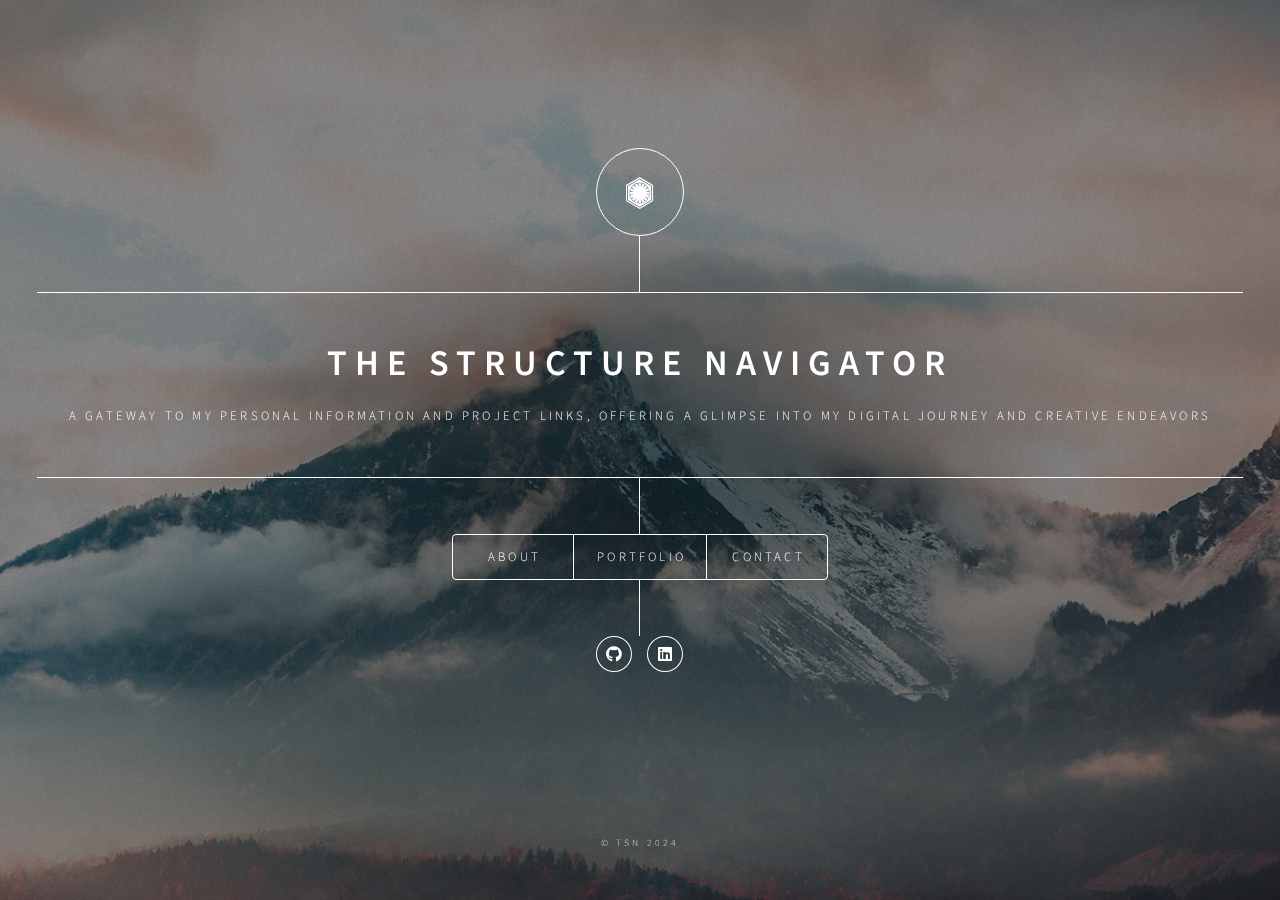
<file: index.html>
<!DOCTYPE HTML>
<html>
	<head>
		<title>TSNWebsiteCore</title>
		<meta charset="utf-8" />
		<meta name="viewport" content="width=device-width, initial-scale=1, user-scalable=no" />
		<link rel="stylesheet" href="assets/css/main.css" />
		<noscript><link rel="stylesheet" href="assets/css/noscript.css" /></noscript>
	</head>
	<body class="is-preload">

		<!-- Wrapper -->
			<div id="wrapper">

				<!-- Header -->
					<header id="header">
						<div class="logo">
							<span class="icon brands fa-first-order"></span>
						</div>
						<div class="content">
							<div class="inner">
								<h1>The Structure Navigator</h1>
								<p>A gateway to my personal information and 
									project links, offering a glimpse into my 
									digital journey and creative endeavors</p>
							</div>
						</div>
						<nav>
							<ul>
								<li><a href="#about">About</a></li>
								<li><a href="TSN Portfolio/portfolio/index.html">Portfolio</a></li>
								<!-- <li><a href="#work">Work</a></li> -->
								<li><a href="#contact">Contact</a></li>
								<!--<li><a href="#elements">Elements</a></li>-->
							</ul>
						</nav>
						<ul class="icons">
							<!-- <li><a href="#" class="icon brands fa-facebook-f"><span class="label">Tableau</span></a></li> -->
							<li><a href="https://github.com/TheStructureNavigator" class="icon brands fa-github"><span class="label">GitHub</span></a></li>
							<li><a href="https://www.linkedin.com/in/przemysław-szymoniak-006495303/" class="icon brands fa-linkedin"><span class="label">LinkedIn</span></a></li>
						</ul>
					</header>

				<!-- Main -->
					<div id="main">
						
						<!-- About -->
						<article id="about">
							<h2 class="major">About</h2>
							<span class="image main">
								<img src="images/background-photo.jpg" alt="" style="height: 300px;" />
							</span>
							<p>self-taught code assembler / problem solver</p>
						</article>

						<!-- Portfolio -->
							<article id="intro">
								<h2 class="major">Portfolio</h2>
								<span class="image main"><img src="images/pic01.jpg" alt="" /></span>
							</article>

						<!-- Work -->
							<!-- <article id="work">
								<h2 class="major">Work</h2>
								<span class="image main"><img src="images/pic02.jpg" alt="" /></span>
								<p>Adipiscing magna sed dolor elit. Praesent eleifend dignissim arcu, at eleifend sapien imperdiet ac. Aliquam erat volutpat. Praesent urna nisi, fringila lorem et vehicula lacinia quam. Integer sollicitudin mauris nec lorem luctus ultrices.</p>
								<p>Nullam et orci eu lorem consequat tincidunt vivamus et sagittis libero. Mauris aliquet magna magna sed nunc rhoncus pharetra. Pellentesque condimentum sem. In efficitur ligula tate urna. Maecenas laoreet massa vel lacinia pellentesque lorem ipsum dolor. Nullam et orci eu lorem consequat tincidunt. Vivamus et sagittis libero. Mauris aliquet magna magna sed nunc rhoncus amet feugiat tempus.</p>
							</article> -->

						<!-- Contact -->
							<article id="contact">
								<h2 class="major">Contact</h2>
								<form method="POST" action="https://formsubmit.co/szymoniak.przemyslaw96@gmail.com">
									<div class="fields">
										<div class="field half">
											<label for="name">Name</label>
											<input type="text" name="name" id="name" placeholder="Enter your name" required />
										</div>
										<div class="field half">
											<label for="email">Email</label>
											<input type="text" name="email" id="email" placeholder="Enter your Email" required />
										</div>
										<div class="field">
											<label for="message">Message</label>
											<textarea name="message" id="message" rows="4" placeholder="Enter your message" required ></textarea>
										</div>
									</div>
									<ul class="actions">
										<li><input type="submit" value="Send Message" class="primary" /></li>
										<li><input type="reset" value="Reset" /></li>
									</ul>
								</form>
								<!-- <ul class="icons">
									<li><a href="#" class="icon brands fa-twitter"><span class="label">Twitter</span></a></li>
									<li><a href="#" class="icon brands fa-facebook-f"><span class="label">Facebook</span></a></li>
									<li><a href="#" class="icon brands fa-instagram"><span class="label">Instagram</span></a></li>
									<li><a href="https://github.com/TheStructureNavigator" class="icon brands fa-github"><span class="label">GitHub</span></a></li>
								</ul> -->
							</article>

						

					</div>

				<!-- Footer -->
					<footer id="footer">
						<p class="copyright">&copy; TSN 2024</p>
					</footer>

			</div>

		<!-- BG -->
			<div id="bg"></div>

		<!-- Scripts -->
			<script src="assets/js/jquery.min.js"></script>
			<script src="assets/js/browser.min.js"></script>
			<script src="assets/js/breakpoints.min.js"></script>
			<script src="assets/js/util.js"></script>
			<script src="assets/js/main.js"></script>

	</body>
</html>
</file>
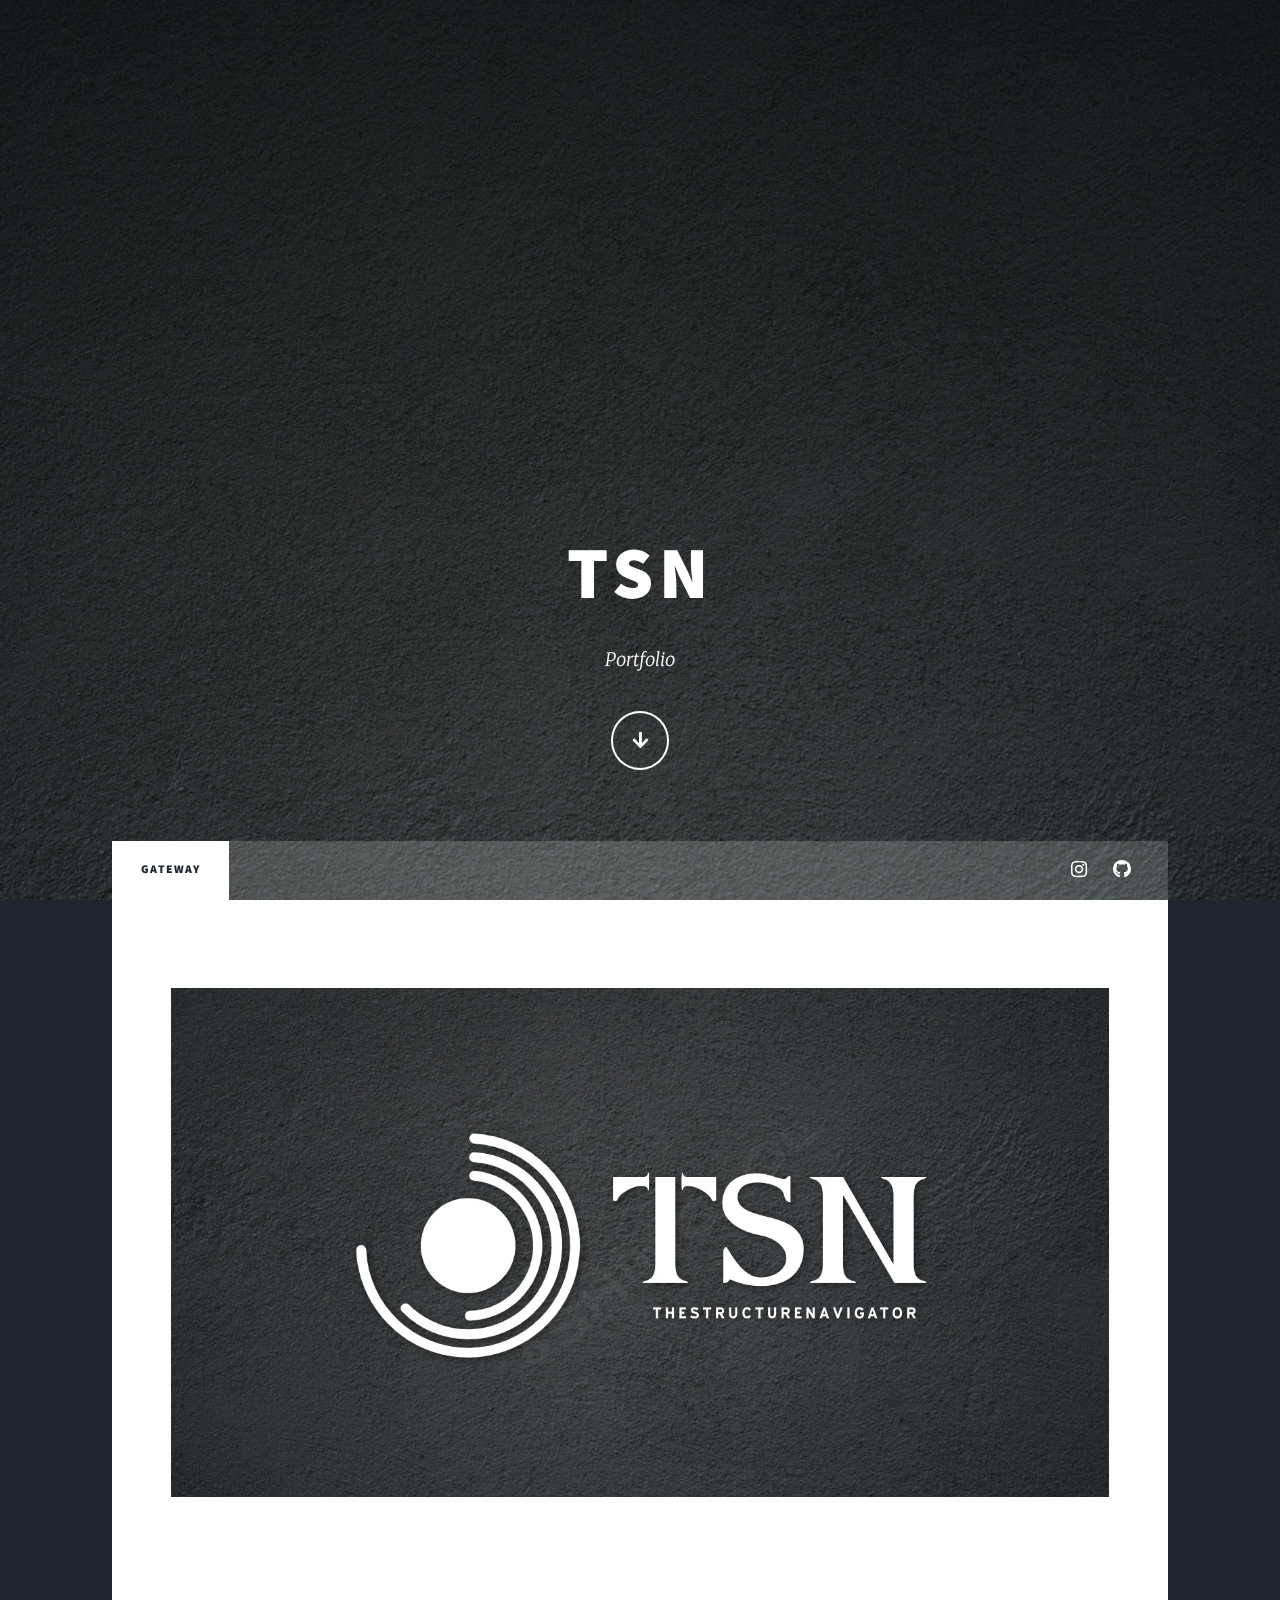
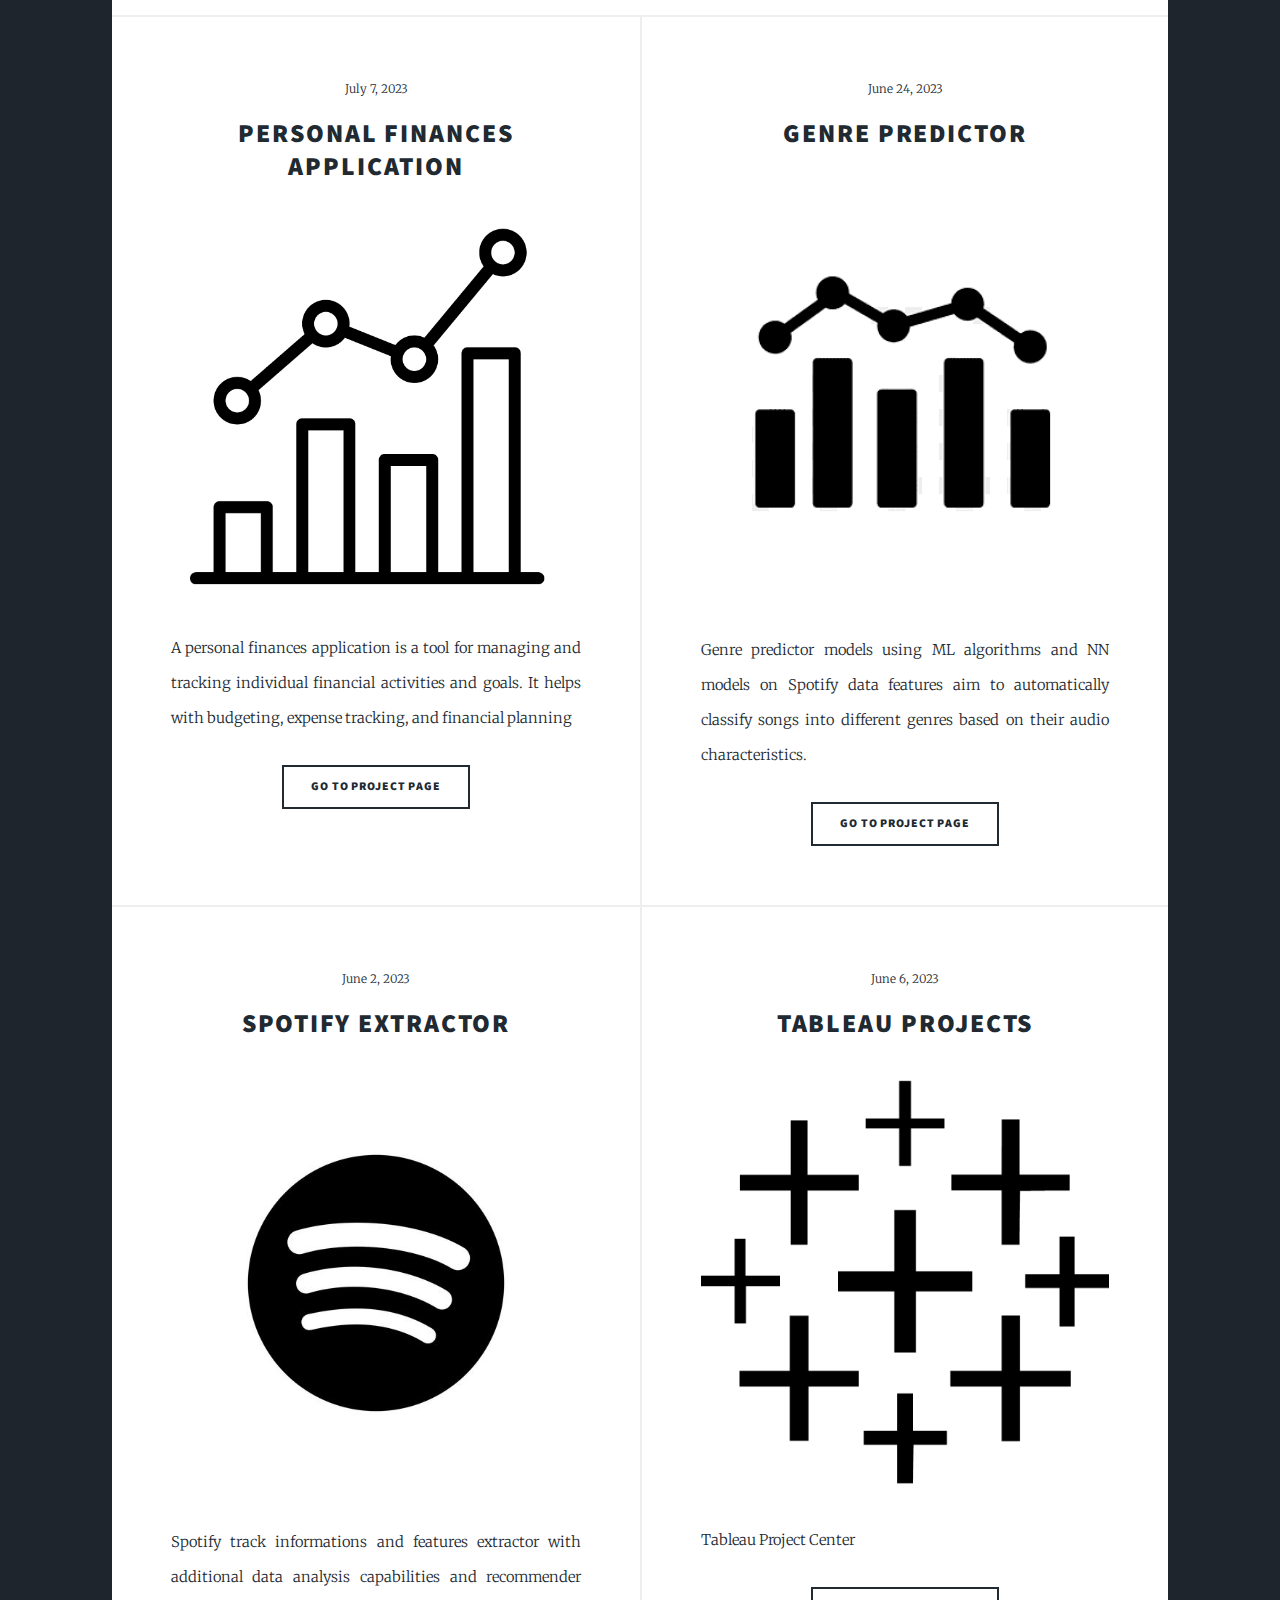
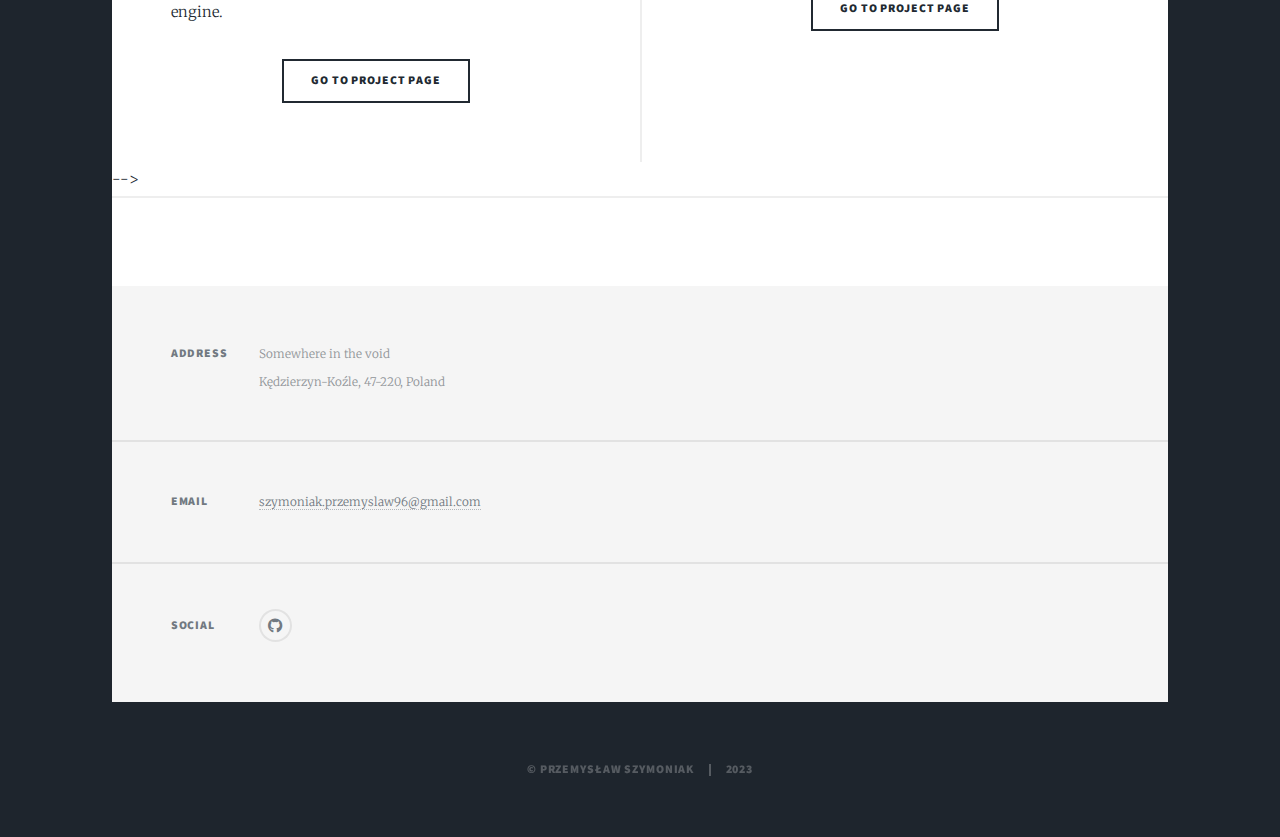
<file: Portfolio/index.html>
<!DOCTYPE HTML>

<html>
	<head>
		<title>TSNPortfolio</title>
		<meta charset="utf-8" />
		<meta name="viewport" content="width=device-width, initial-scale=1, user-scalable=no" />
		<link rel="stylesheet" href="assets/css/main.css" />
		<noscript><link rel="stylesheet" href="assets/css/noscript.css" /></noscript>
	</head>
	<body class="is-preload">

		<!-- Wrapper -->
			<div id="wrapper" class="fade-in">

				<!-- Intro -->
					<div id="intro">
						<h1>TSN</h1>
						<p>Portfolio</p>
						<ul class="actions">
							<li><a href="#header" class="button icon solid solo fa-arrow-down scrolly">Continue</a></li>
						</ul>
					</div>

				<!-- Header -->
					<header id="header">
						<a href="index.html" class="logo">Portfolio</a>
					</header>

				<!-- Nav -->
					<nav id="nav">
						<ul class="links">
							<li class="active"><a href="/index.html">Gateway</a></li>
							<!-- <li><a href="generic.html">Generic Page</a></li>
							<li><a href="elements.html">Elements Reference</a></li> -->
						</ul>
						<ul class="icons">
							<!-- <li><a href="#" class="icon brands fa-twitter"><span class="label">Twitter</span></a></li> -->
							<!-- <li><a href="#" class="icon brands fa-facebook-f"><span class="label">Facebook</span></a></li> -->
							<li><a href="#" class="icon brands fa-instagram"><span class="label">Instagram</span></a></li>
							<li><a href="#" class="icon brands fa-github"><span class="label">GitHub</span></a></li>
						</ul>
					</nav>

				<!-- Main -->
					<div id="main">

						<!-- Featured Post -->
							<article class="post featured">
								<a href="#" class="image main"><img src="images/TSNLogo4.jpg" alt="" /></a>
							</article>

						<!-- Posts -->
							<section class="posts">

								<article>
									<header>
										<span class="date">July 7, 2023</span>
										<h2><a href="/Portfolio/PersonalFinancesApp.html">Personal Finances Application</a></h2>
									</header>
									<a href="/Portfolio/PersonalFinancesApp.html" class="image fit"><img src="images/PersonalFinancesAppHeaderLogo.png" alt="" /></a>
									<p>A personal finances application is a tool for 
										managing and tracking individual financial 
										activities and goals. It helps with budgeting, 
										expense tracking, and financial planning</p>
									<ul class="actions special">
										<li><a href="PersonalFinancesApp.html" class="button">Go to project page</a></li>
									</ul>
								</article>
								
								<article>
									<header>
										<span class="date">June 24, 2023</span>
										<h2><a href="/Portfolio/GenrePredictorProjectPage.html">Genre Predictor</a></h2>
									</header>
									<a href="/Portfolio/GenrePredictorProjectPage.html" class="image fit"><img src="images/GenrePredictorLogo.png" alt="" /></a>
									<p>Genre predictor models using ML algorithms and NN models on Spotify data features aim to automatically classify songs into different genres based on their audio characteristics.</p>
									<ul class="actions special">
										<li><a href="/Portfolio/GenrePredictorProjectPage.html" class="button">Go to project page</a></li>
									</ul>
								</article>
								<article>
									<header>
										<span class="date">June 2, 2023</span>
										<h2><a href="/Portfolio/SpotifyExtractorProjectPage.html">Spotify Extractor</a></h2>
									</header>
									<a href="/Portfolio/SpotifyExtractorProjectPage.html" class="image fit"><img src="images/SpotifyExtractorProjectLogo.jpg" alt="" /></a>
									<p>Spotify track informations and features extractor with additional data analysis capabilities and recommender engine.</p>
									<ul class="actions special">
										<li><a href="/Portfolio/SpotifyExtractorProjectPage.html" class="button">Go to project page</a></li>
									</ul>
								</article>
								<article>
									<header>
										<span class="date">June 6, 2023</span>
										<h2><a href="/Portfolio/TableauProjects.html">Tableau Projects</a></h2>
									</header>
									<a href="/Portfolio/TableauProjects.html" class="image fit"><img src="images/tableau.png" alt="" /></a>
									<p>Tableau Project Center</p>
									<ul class="actions special">
										<li><a href="TableauProjects.html" class="button">Go to project page</a></li>
									</ul>
								</article>
								
								<!-- <article>
									<header>
										<span class="date">April 18, 2017</span>
										<h2><a href="#">Ante mattis<br />
										interdum dolor</a></h2>
									</header>
									<a href="#" class="image fit"><img src="images/pic04.jpg" alt="" /></a>
									<p>Donec eget ex magna. Interdum et malesuada fames ac ante ipsum primis in faucibus. Pellentesque venenatis dolor imperdiet dolor mattis sagittis magna etiam.</p>
									<ul class="actions special">
										<li><a href="#" class="button">Full Story</a></li>
									</ul>
								</article>
								<article>
									<header>
										<span class="date">April 14, 2017</span>
										<h2><a href="#">Tempus sed<br />
										nulla imperdiet</a></h2>
									</header>
									<a href="#" class="image fit"><img src="images/pic05.jpg" alt="" /></a>
									<p>Donec eget ex magna. Interdum et malesuada fames ac ante ipsum primis in faucibus. Pellentesque venenatis dolor imperdiet dolor mattis sagittis magna etiam.</p>
									<ul class="actions special">
										<li><a href="#" class="button">Full Story</a></li>
									</ul>
								</article>
								<article>
									<header>
										<span class="date">April 11, 2017</span>
										<h2><a href="#">Odio magna<br />
										sed consectetur</a></h2>
									</header>
									<a href="#" class="image fit"><img src="images/pic06.jpg" alt="" /></a>
									<p>Donec eget ex magna. Interdum et malesuada fames ac ante ipsum primis in faucibus. Pellentesque venenatis dolor imperdiet dolor mattis sagittis magna etiam.</p>
									<ul class="actions special">
										<li><a href="#" class="button">Full Story</a></li>
									</ul>
								</article>
								<article>
									<header>
										<span class="date">April 7, 2017</span>
										<h2><a href="#">Augue lorem<br />
										primis vestibulum</a></h2>
									</header>
									<a href="#" class="image fit"><img src="images/pic07.jpg" alt="" /></a>
									<p>Donec eget ex magna. Interdum et malesuada fames ac ante ipsum primis in faucibus. Pellentesque venenatis dolor imperdiet dolor mattis sagittis magna etiam.</p>
									<ul class="actions special">
										<li><a href="#" class="button">Full Story</a></li>
									</ul>
								</article> -->
							</section> -->

						<!-- Footer -->
							<footer>
								<!-- <div class="pagination"> -->
									<!--<a href="#" class="previous">Prev</a>-->
									<!-- <a href="#" class="page active">1</a>
									<a href="#" class="page">2</a>
									<a href="#" class="page">3</a>
									<span class="extra">&hellip;</span>
									<a href="#" class="page">8</a>
									<a href="#" class="page">9</a>
									<a href="#" class="page">10</a>
									<a href="#" class="next">Next</a>
								</div> -->
							</footer>

					</div>

				<!-- Footer -->
					<footer id="footer">
						<!-- <section>
							<form method="post" action="#">
								<div class="fields">
									<div class="field">
										<label for="name">Name</label>
										<input type="text" name="name" id="name" />
									</div>
									<div class="field">
										<label for="email">Email</label>
										<input type="text" name="email" id="email" />
									</div>
									<div class="field">
										<label for="message">Message</label>
										<textarea name="message" id="message" rows="3"></textarea>
									</div>
								</div>
								<ul class="actions">
									<li><input type="submit" value="Send Message" /></li>
								</ul>
							</form>
						</section> -->
						<section class="split contact">
							<section class="alt">
								<h3>Address</h3>
								<p>Somewhere in the void<br />
								Kędzierzyn-Koźle, 47-220, Poland </p>
							</section>
							<section>
								<h3>Email</h3>
								<p><a href="#">szymoniak.przemyslaw96@gmail.com</a></p>
							</section>
							<section>
								<h3>Social</h3>
								<ul class="icons alt">
									<li><a href="https://github.com/TheStructureNavigator" class="icon brands alt fa-github"><span class="label">GitHub</span></a></li>
								</ul>
							</section>
						</section>
					</footer>

				<!-- Copyright -->
					<div id="copyright">
						<ul><li>&copy; Przemysław Szymoniak</li><li>2023</li></ul>
					</div>

			</div>

		<!-- Scripts -->
			<script src="assets/js/jquery.min.js"></script>
			<script src="assets/js/jquery.scrollex.min.js"></script>
			<script src="assets/js/jquery.scrolly.min.js"></script>
			<script src="assets/js/browser.min.js"></script>
			<script src="assets/js/breakpoints.min.js"></script>
			<script src="assets/js/util.js"></script>
			<script src="assets/js/main.js"></script>

	</body>

</html>
</file>
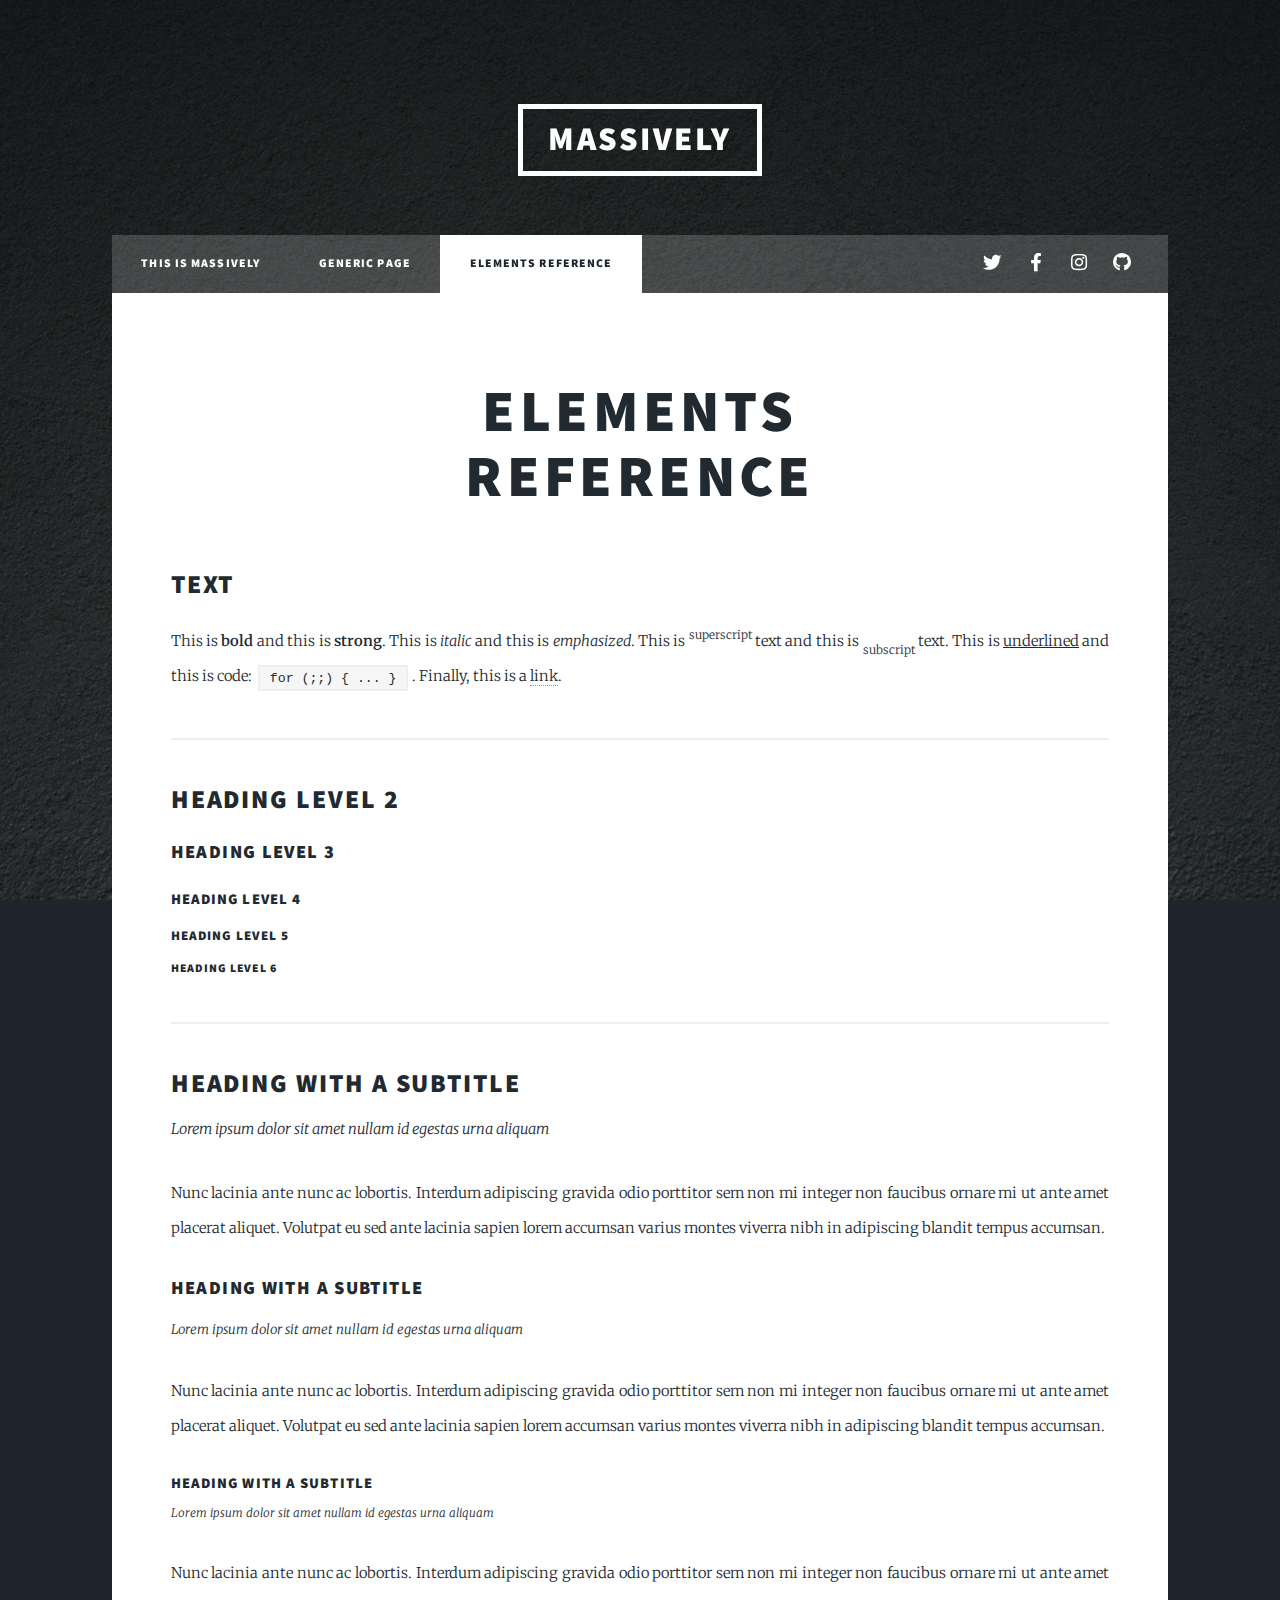
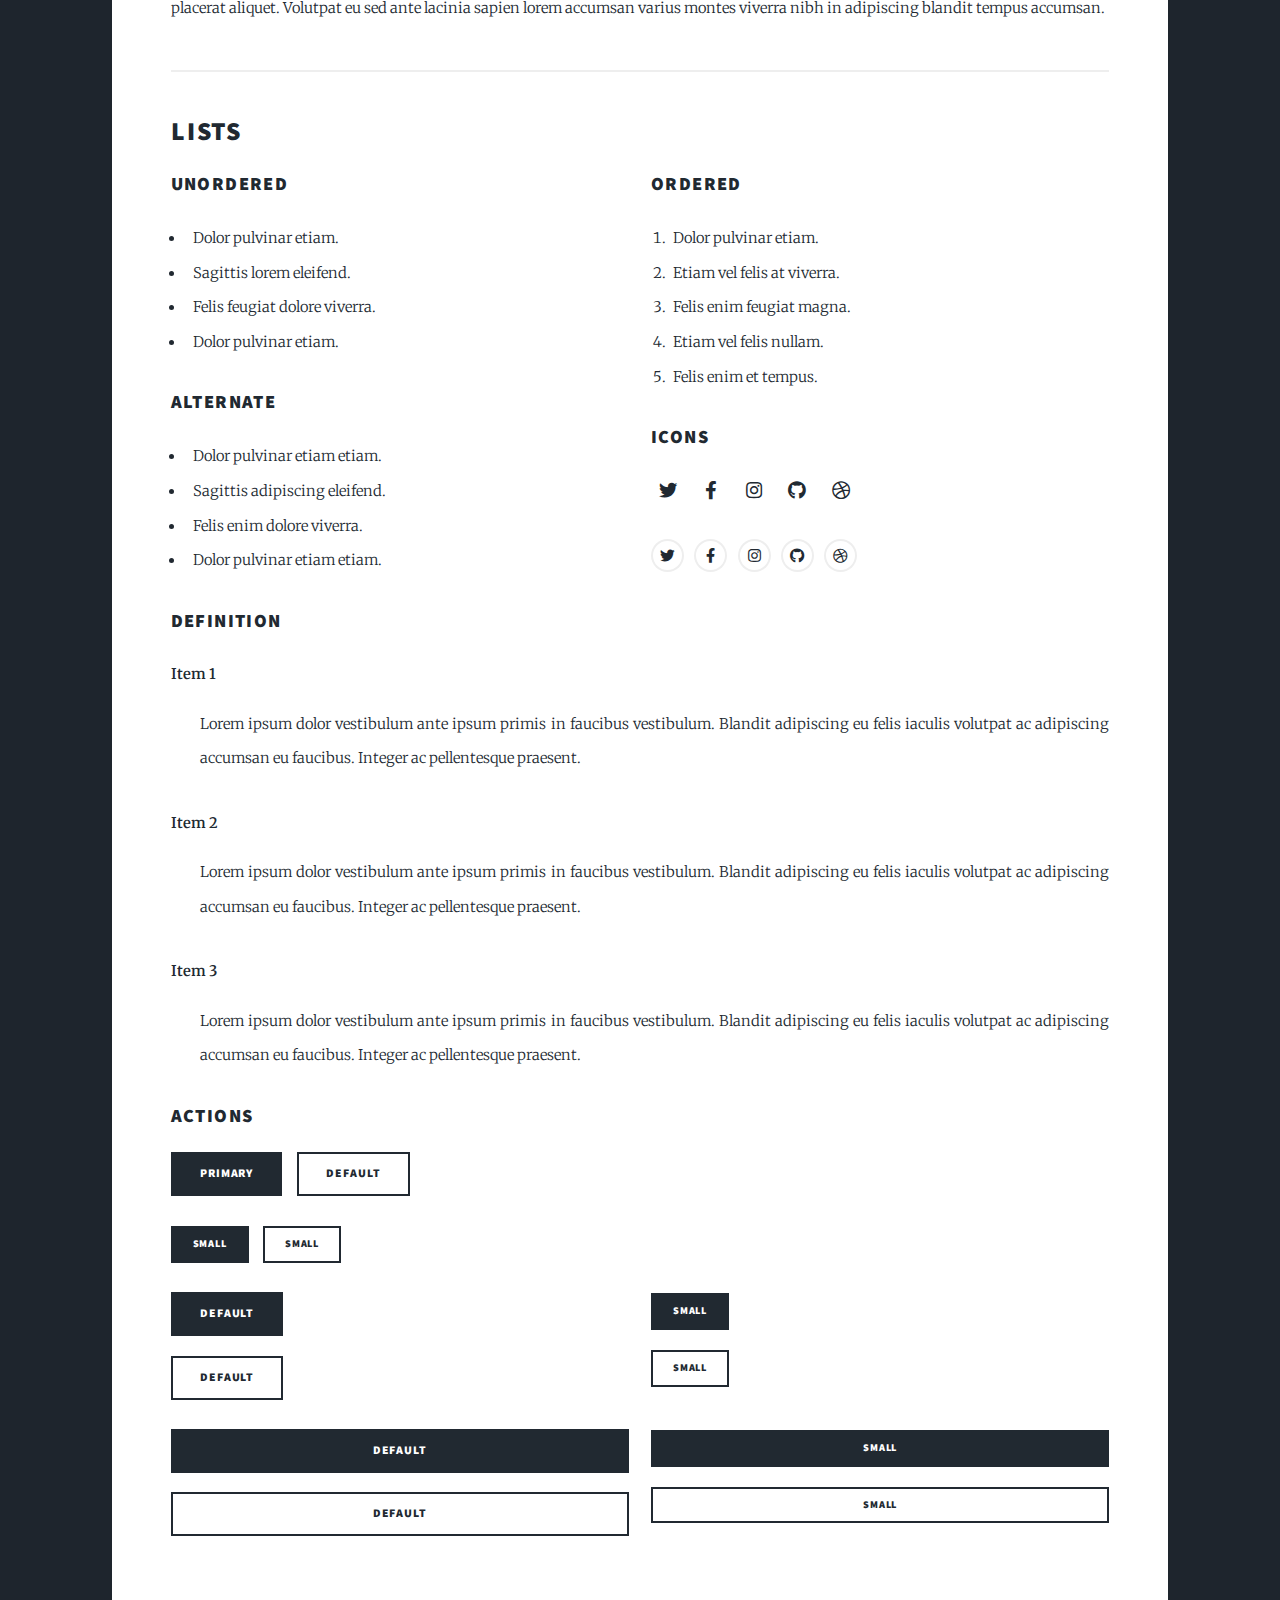
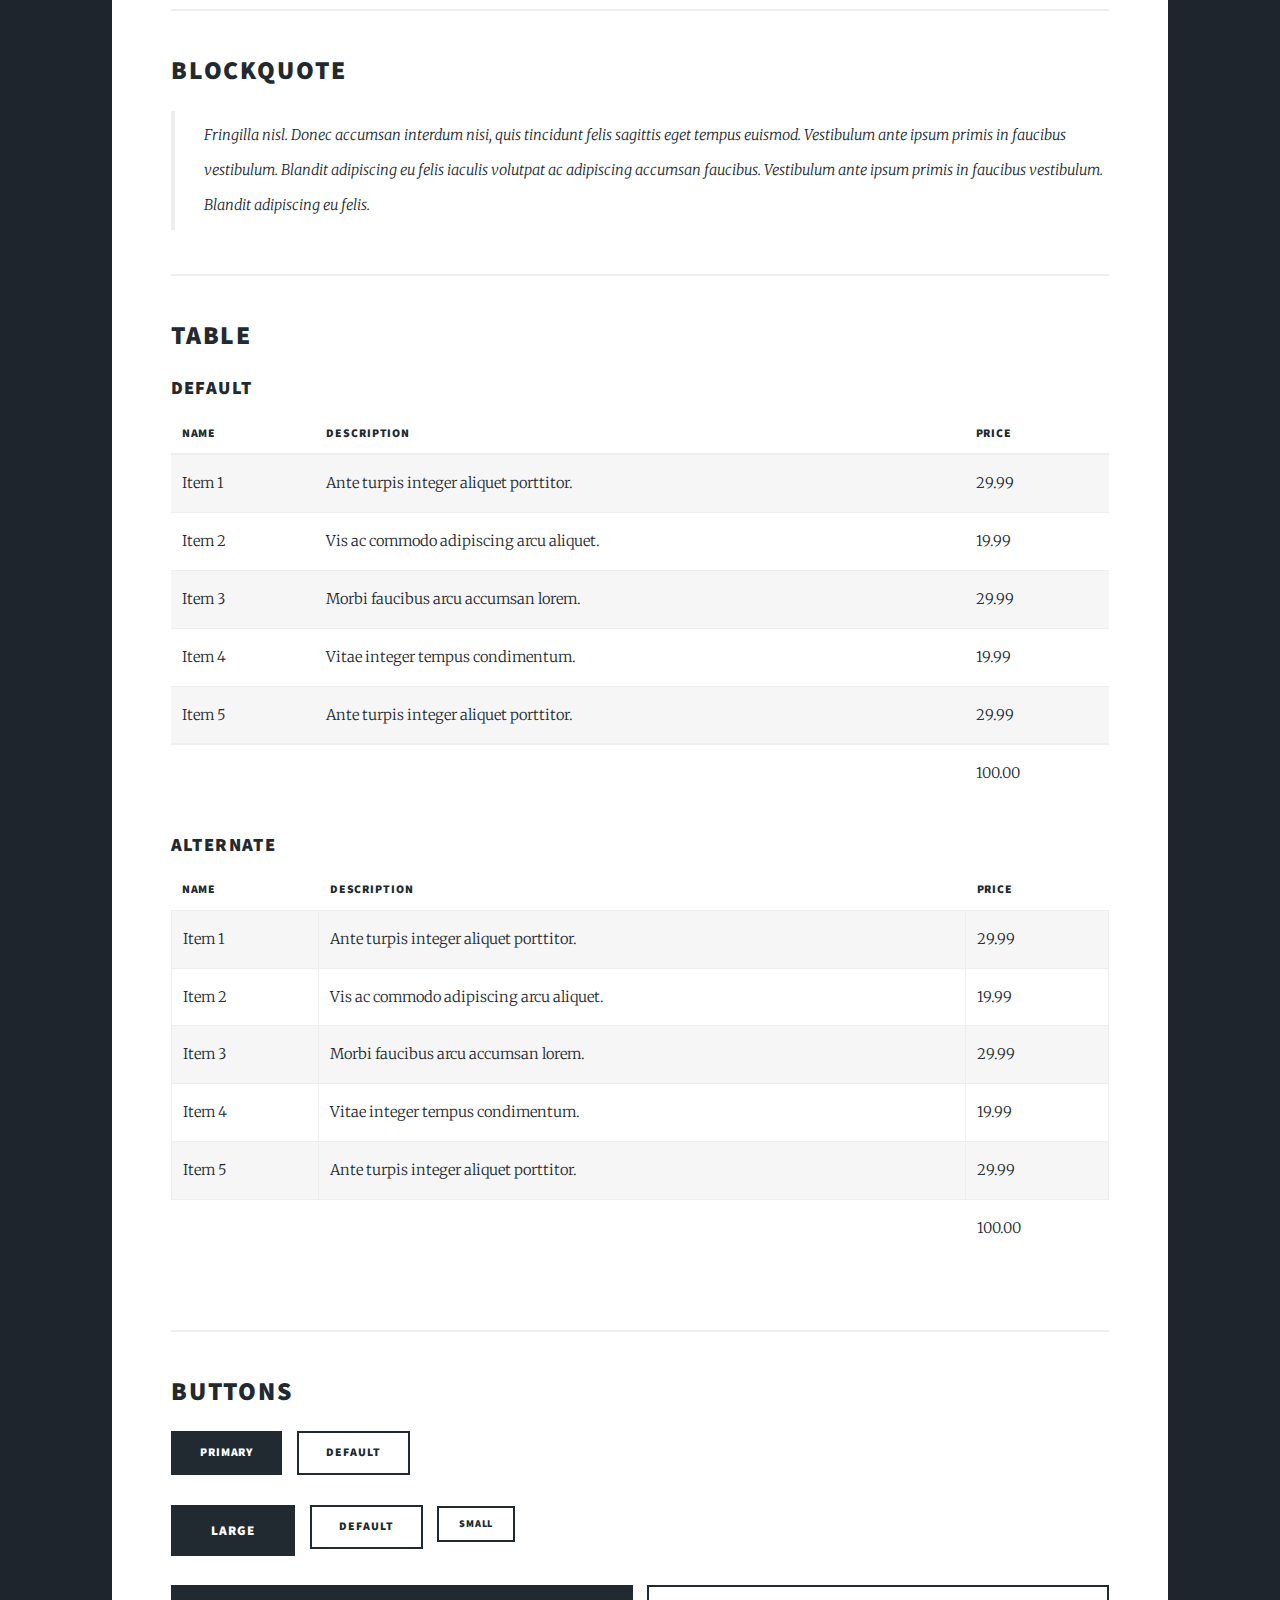
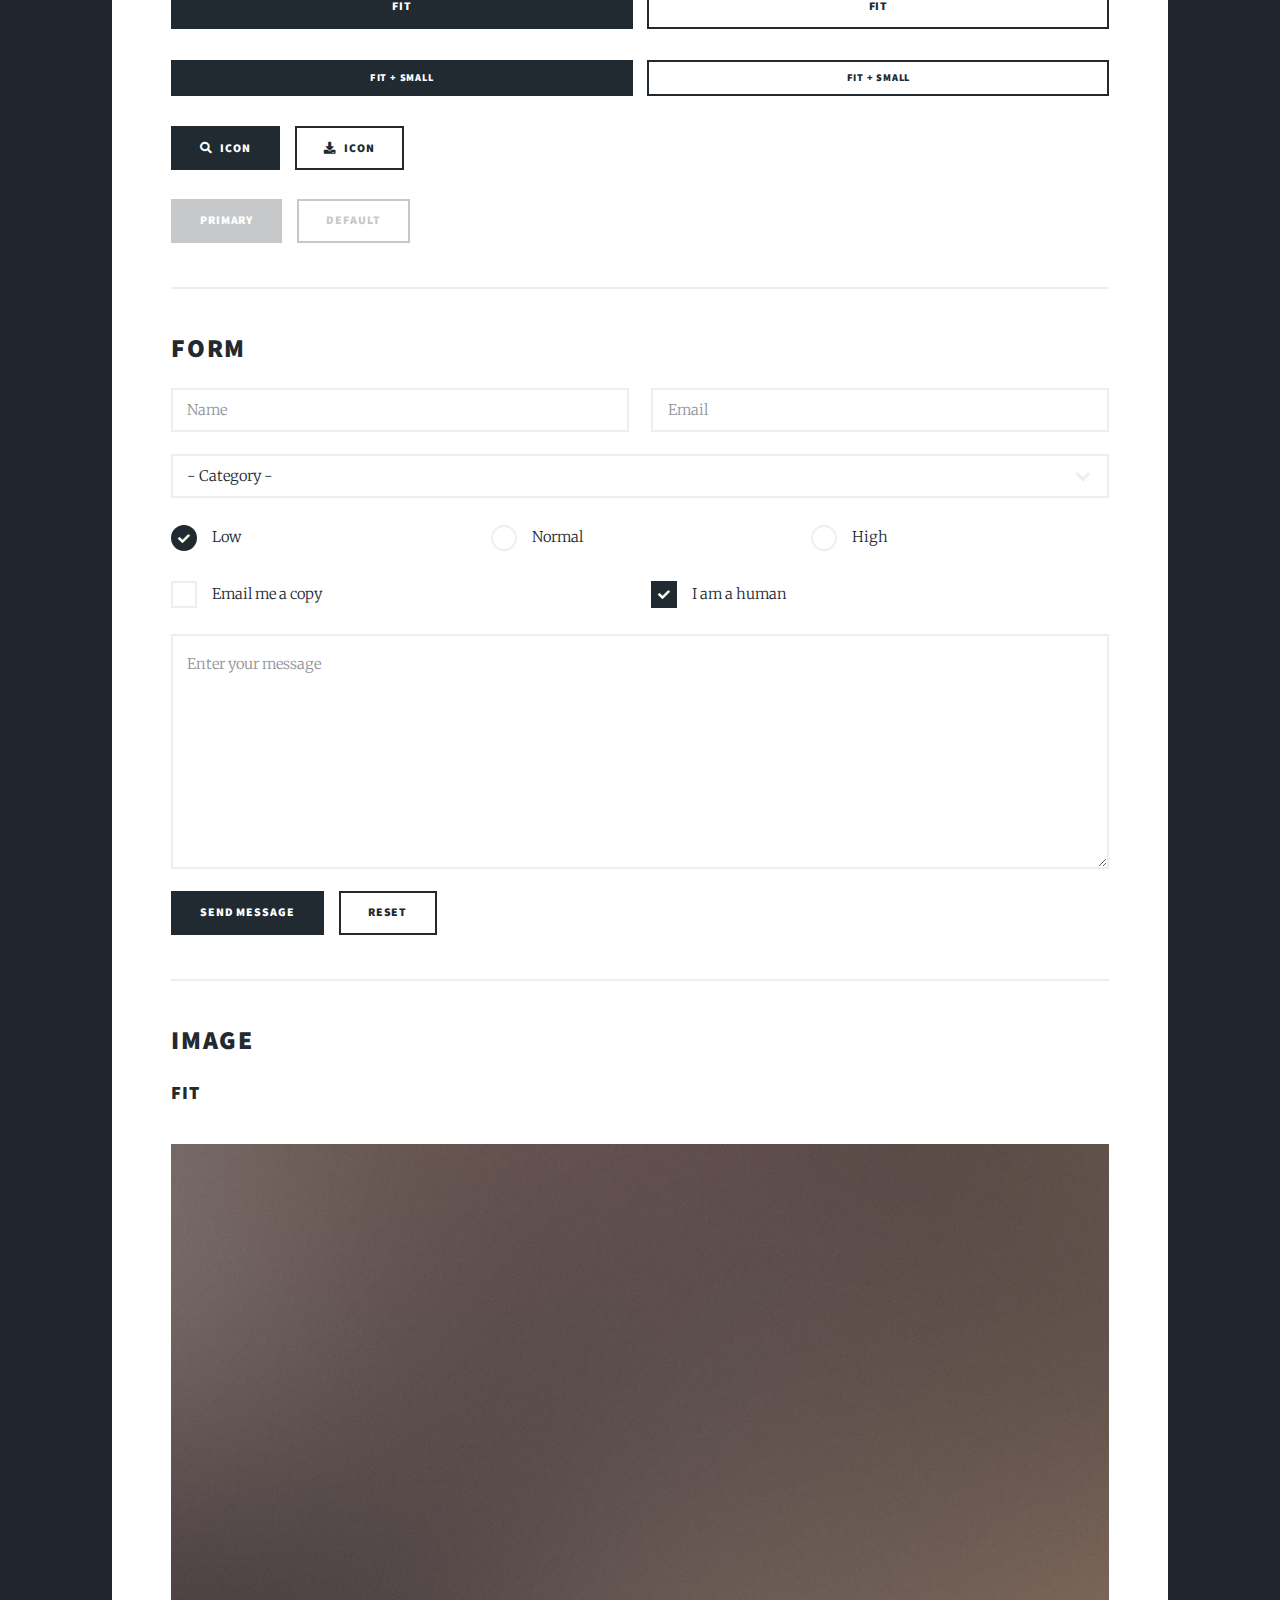
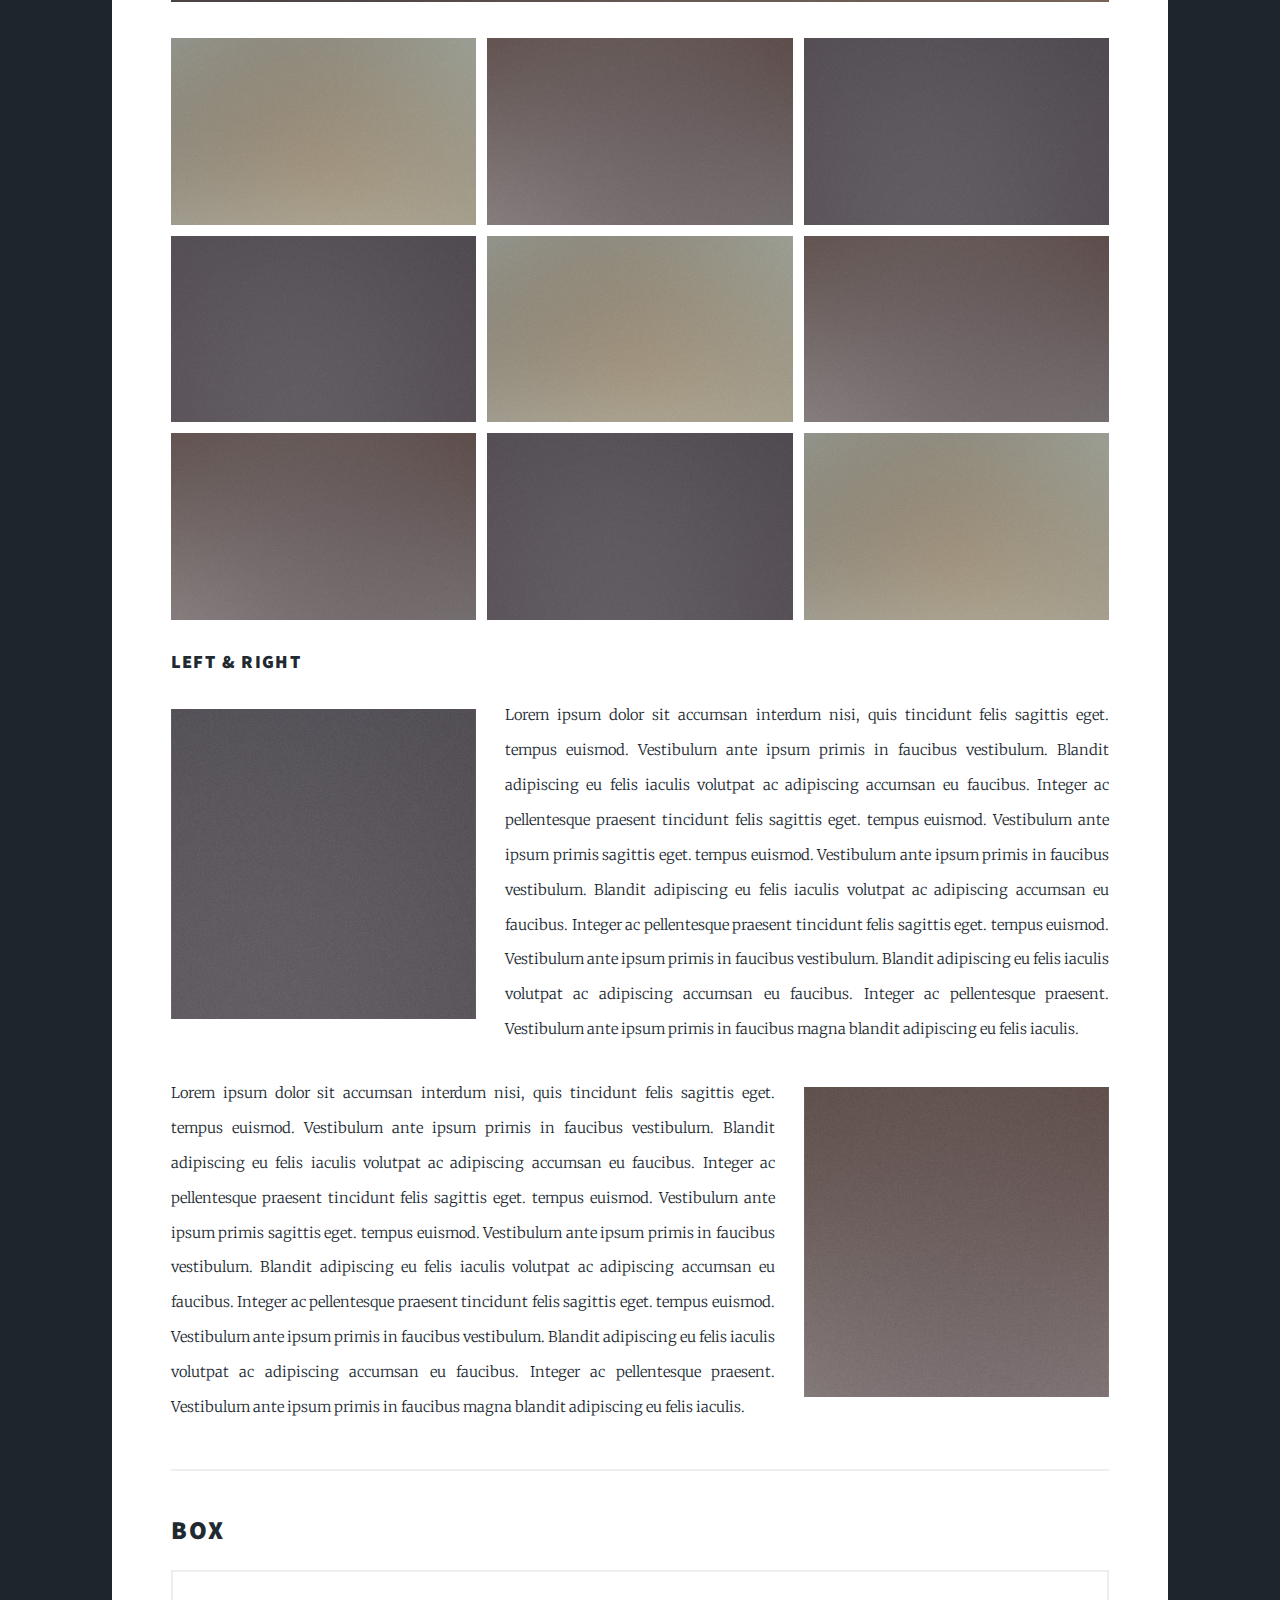
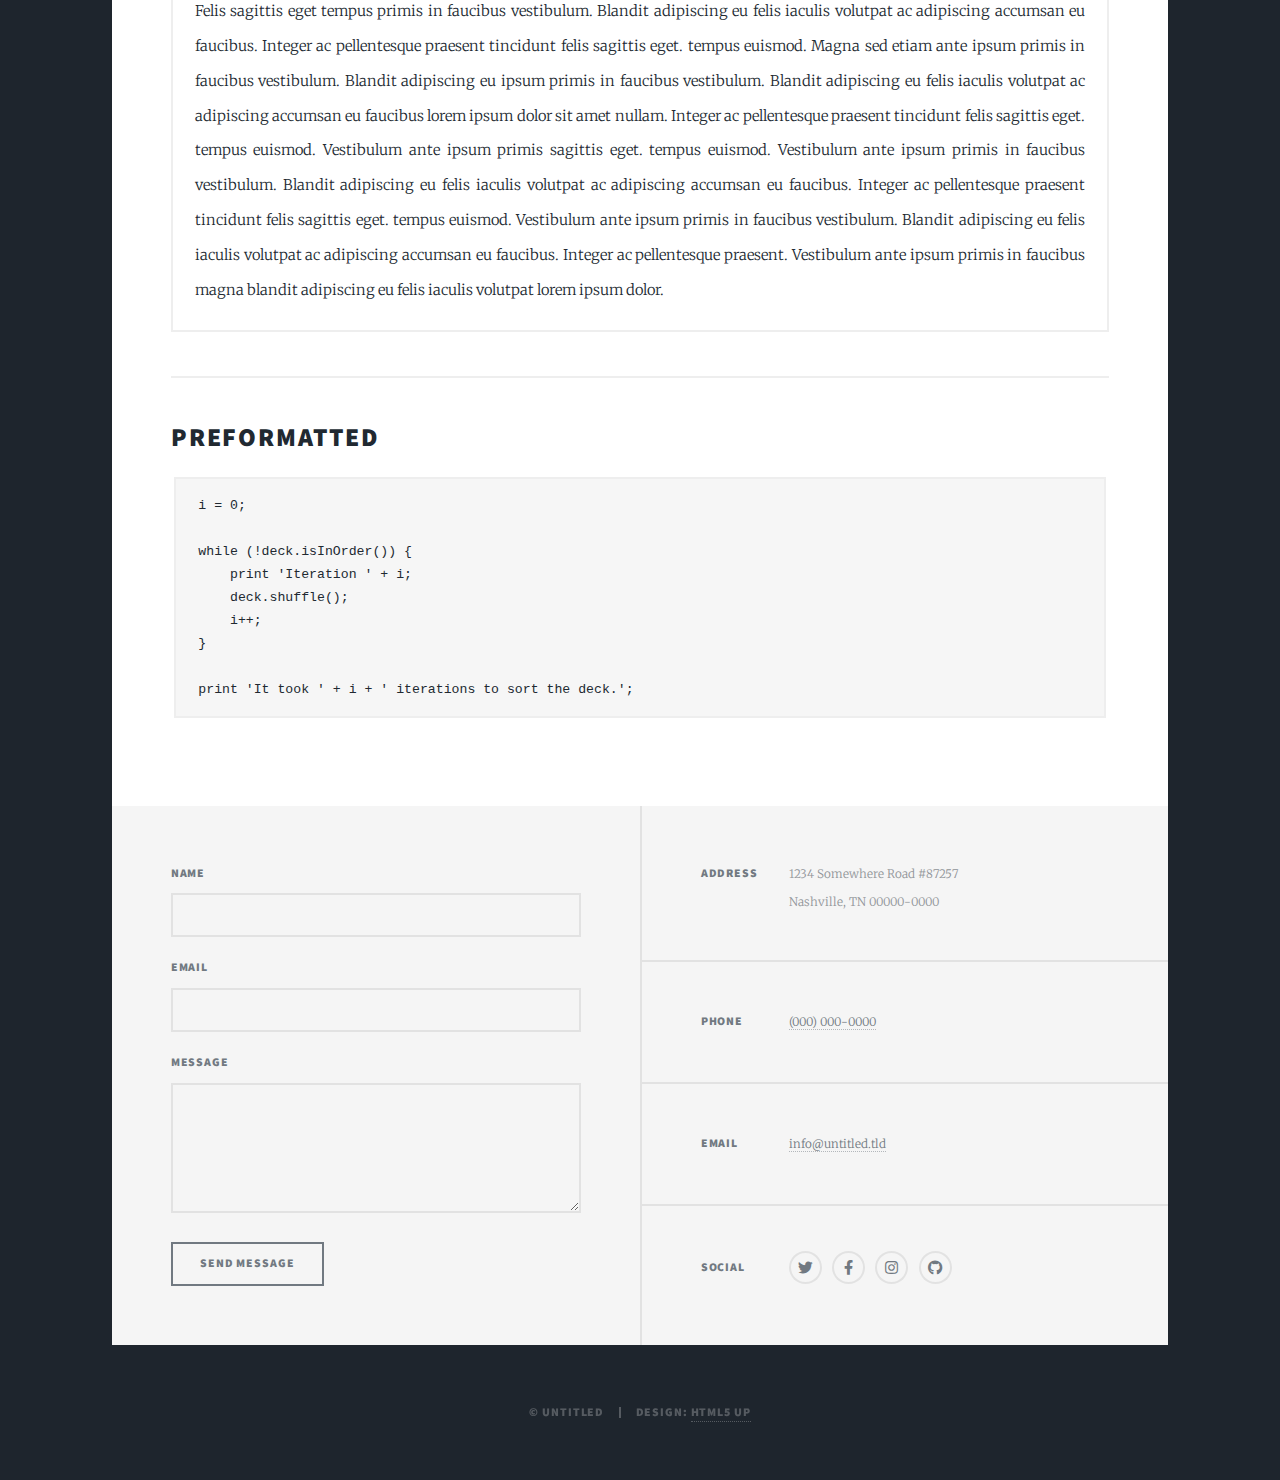
<file: Portfolio/elements.html>
<!DOCTYPE HTML>


<html>
	<head>
		<title>Elements Reference - Massively by HTML5 UP</title>
		<meta charset="utf-8" />
		<meta name="viewport" content="width=device-width, initial-scale=1, user-scalable=no" />
		<link rel="stylesheet" href="assets/css/main.css" />
		<noscript><link rel="stylesheet" href="assets/css/noscript.css" /></noscript>
	</head>
	<body class="is-preload">

		<!-- Wrapper -->
			<div id="wrapper">

				<!-- Header -->
					<header id="header">
						<a href="index.html" class="logo">Massively</a>
					</header>

				<!-- Nav -->
					<nav id="nav">
						<ul class="links">
							<li><a href="index.html">This is Massively</a></li>
							<li><a href="generic.html">Generic Page</a></li>
							<li class="active"><a href="elements.html">Elements Reference</a></li>
						</ul>
						<ul class="icons">
							<li><a href="#" class="icon brands fa-twitter"><span class="label">Twitter</span></a></li>
							<li><a href="#" class="icon brands fa-facebook-f"><span class="label">Facebook</span></a></li>
							<li><a href="#" class="icon brands fa-instagram"><span class="label">Instagram</span></a></li>
							<li><a href="#" class="icon brands fa-github"><span class="label">GitHub</span></a></li>
						</ul>
					</nav>

				<!-- Main -->
					<div id="main">

						<!-- Post -->
							<section class="post">
								<header class="major">
									<h1>Elements<br />
									Reference</h1>
								</header>

								<!-- Text stuff -->
									<h2>Text</h2>
									<p>This is <b>bold</b> and this is <strong>strong</strong>. This is <i>italic</i> and this is <em>emphasized</em>.
									This is <sup>superscript</sup> text and this is <sub>subscript</sub> text.
									This is <u>underlined</u> and this is code: <code>for (;;) { ... }</code>.
									Finally, this is a <a href="#">link</a>.</p>
									<hr />
									<h2>Heading Level 2</h2>
									<h3>Heading Level 3</h3>
									<h4>Heading Level 4</h4>
									<h5>Heading Level 5</h5>
									<h6>Heading Level 6</h6>
									<hr />
									<header>
										<h2>Heading with a Subtitle</h2>
										<p>Lorem ipsum dolor sit amet nullam id egestas urna aliquam</p>
									</header>
									<p>Nunc lacinia ante nunc ac lobortis. Interdum adipiscing gravida odio porttitor sem non mi integer non faucibus ornare mi ut ante amet placerat aliquet. Volutpat eu sed ante lacinia sapien lorem accumsan varius montes viverra nibh in adipiscing blandit tempus accumsan.</p>
									<header>
										<h3>Heading with a Subtitle</h3>
										<p>Lorem ipsum dolor sit amet nullam id egestas urna aliquam</p>
									</header>
									<p>Nunc lacinia ante nunc ac lobortis. Interdum adipiscing gravida odio porttitor sem non mi integer non faucibus ornare mi ut ante amet placerat aliquet. Volutpat eu sed ante lacinia sapien lorem accumsan varius montes viverra nibh in adipiscing blandit tempus accumsan.</p>
									<header>
										<h4>Heading with a Subtitle</h4>
										<p>Lorem ipsum dolor sit amet nullam id egestas urna aliquam</p>
									</header>
									<p>Nunc lacinia ante nunc ac lobortis. Interdum adipiscing gravida odio porttitor sem non mi integer non faucibus ornare mi ut ante amet placerat aliquet. Volutpat eu sed ante lacinia sapien lorem accumsan varius montes viverra nibh in adipiscing blandit tempus accumsan.</p>

									<hr />

								<!-- Lists -->
									<h2>Lists</h2>
									<div class="row">
										<div class="col-6 col-12-small">

											<h3>Unordered</h3>
											<ul>
												<li>Dolor pulvinar etiam.</li>
												<li>Sagittis lorem eleifend.</li>
												<li>Felis feugiat dolore viverra.</li>
												<li>Dolor pulvinar etiam.</li>
											</ul>

											<h3>Alternate</h3>
											<ul class="alt">
												<li>Dolor pulvinar etiam etiam.</li>
												<li>Sagittis adipiscing eleifend.</li>
												<li>Felis enim dolore viverra.</li>
												<li>Dolor pulvinar etiam etiam.</li>
											</ul>

										</div>
										<div class="col-6 col-12-small">

											<h3>Ordered</h3>
											<ol>
												<li>Dolor pulvinar etiam.</li>
												<li>Etiam vel felis at viverra.</li>
												<li>Felis enim feugiat magna.</li>
												<li>Etiam vel felis nullam.</li>
												<li>Felis enim et tempus.</li>
											</ol>

											<h3>Icons</h3>
											<ul class="icons">
												<li><a href="#" class="icon brands fa-twitter"><span class="label">Twitter</span></a></li>
												<li><a href="#" class="icon brands fa-facebook-f"><span class="label">Facebook</span></a></li>
												<li><a href="#" class="icon brands fa-instagram"><span class="label">Instagram</span></a></li>
												<li><a href="#" class="icon brands fa-github"><span class="label">Github</span></a></li>
												<li><a href="#" class="icon brands fa-dribbble"><span class="label">Dribbble</span></a></li>
											</ul>
											<ul class="icons alt">
												<li><a href="#" class="icon brands alt fa-twitter"><span class="label">Twitter</span></a></li>
												<li><a href="#" class="icon brands alt fa-facebook-f"><span class="label">Facebook</span></a></li>
												<li><a href="#" class="icon brands alt fa-instagram"><span class="label">Instagram</span></a></li>
												<li><a href="#" class="icon brands alt fa-github"><span class="label">Github</span></a></li>
												<li><a href="#" class="icon brands alt fa-dribbble"><span class="label">Dribbble</span></a></li>
											</ul>

										</div>
									</div>
									<h3>Definition</h3>
									<dl>
										<dt>Item 1</dt>
										<dd>
											<p>Lorem ipsum dolor vestibulum ante ipsum primis in faucibus vestibulum. Blandit adipiscing eu felis iaculis volutpat ac adipiscing accumsan eu faucibus. Integer ac pellentesque praesent.</p>
										</dd>
										<dt>Item 2</dt>
										<dd>
											<p>Lorem ipsum dolor vestibulum ante ipsum primis in faucibus vestibulum. Blandit adipiscing eu felis iaculis volutpat ac adipiscing accumsan eu faucibus. Integer ac pellentesque praesent.</p>
										</dd>
										<dt>Item 3</dt>
										<dd>
											<p>Lorem ipsum dolor vestibulum ante ipsum primis in faucibus vestibulum. Blandit adipiscing eu felis iaculis volutpat ac adipiscing accumsan eu faucibus. Integer ac pellentesque praesent.</p>
										</dd>
									</dl>

									<h3>Actions</h3>
									<ul class="actions">
										<li><a href="#" class="button primary">Primary</a></li>
										<li><a href="#" class="button">Default</a></li>
									</ul>
									<ul class="actions small">
										<li><a href="#" class="button primary small">Small</a></li>
										<li><a href="#" class="button small">Small</a></li>
									</ul>
									<div class="row">
										<div class="col-6 col-12-small">
											<ul class="actions stacked">
												<li><a href="#" class="button primary">Default</a></li>
												<li><a href="#" class="button">Default</a></li>
											</ul>
										</div>
										<div class="col-6 col-12-small">
											<ul class="actions stacked">
												<li><a href="#" class="button primary small">Small</a></li>
												<li><a href="#" class="button small">Small</a></li>
											</ul>
										</div>
									</div>
									<div class="row">
										<div class="col-6 col-12-small">
											<ul class="actions stacked">
												<li><a href="#" class="button primary fit">Default</a></li>
												<li><a href="#" class="button fit">Default</a></li>
											</ul>
										</div>
										<div class="col-6 col-12-small">
											<ul class="actions stacked">
												<li><a href="#" class="button primary small fit">Small</a></li>
												<li><a href="#" class="button small fit">Small</a></li>
											</ul>
										</div>
									</div>

									<hr />

								<!-- Blockquote -->
									<h2>Blockquote</h2>
									<blockquote>Fringilla nisl. Donec accumsan interdum nisi, quis tincidunt felis sagittis eget tempus euismod. Vestibulum ante ipsum primis in faucibus vestibulum. Blandit adipiscing eu felis iaculis volutpat ac adipiscing accumsan faucibus. Vestibulum ante ipsum primis in faucibus vestibulum. Blandit adipiscing eu felis.</blockquote>

									<hr />

								<!-- Table -->
									<h2>Table</h2>

									<h3>Default</h3>
									<div class="table-wrapper">
										<table>
											<thead>
												<tr>
													<th>Name</th>
													<th>Description</th>
													<th>Price</th>
												</tr>
											</thead>
											<tbody>
												<tr>
													<td>Item 1</td>
													<td>Ante turpis integer aliquet porttitor.</td>
													<td>29.99</td>
												</tr>
												<tr>
													<td>Item 2</td>
													<td>Vis ac commodo adipiscing arcu aliquet.</td>
													<td>19.99</td>
												</tr>
												<tr>
													<td>Item 3</td>
													<td> Morbi faucibus arcu accumsan lorem.</td>
													<td>29.99</td>
												</tr>
												<tr>
													<td>Item 4</td>
													<td>Vitae integer tempus condimentum.</td>
													<td>19.99</td>
												</tr>
												<tr>
													<td>Item 5</td>
													<td>Ante turpis integer aliquet porttitor.</td>
													<td>29.99</td>
												</tr>
											</tbody>
											<tfoot>
												<tr>
													<td colspan="2"></td>
													<td>100.00</td>
												</tr>
											</tfoot>
										</table>
									</div>

									<h3>Alternate</h3>
									<div class="table-wrapper">
										<table class="alt">
											<thead>
												<tr>
													<th>Name</th>
													<th>Description</th>
													<th>Price</th>
												</tr>
											</thead>
											<tbody>
												<tr>
													<td>Item 1</td>
													<td>Ante turpis integer aliquet porttitor.</td>
													<td>29.99</td>
												</tr>
												<tr>
													<td>Item 2</td>
													<td>Vis ac commodo adipiscing arcu aliquet.</td>
													<td>19.99</td>
												</tr>
												<tr>
													<td>Item 3</td>
													<td> Morbi faucibus arcu accumsan lorem.</td>
													<td>29.99</td>
												</tr>
												<tr>
													<td>Item 4</td>
													<td>Vitae integer tempus condimentum.</td>
													<td>19.99</td>
												</tr>
												<tr>
													<td>Item 5</td>
													<td>Ante turpis integer aliquet porttitor.</td>
													<td>29.99</td>
												</tr>
											</tbody>
											<tfoot>
												<tr>
													<td colspan="2"></td>
													<td>100.00</td>
												</tr>
											</tfoot>
										</table>
									</div>

									<hr />

								<!-- Buttons -->
									<h2>Buttons</h2>
									<ul class="actions">
										<li><a href="#" class="button primary">Primary</a></li>
										<li><a href="#" class="button">Default</a></li>
									</ul>
									<ul class="actions">
										<li><a href="#" class="button primary large">Large</a></li>
										<li><a href="#" class="button">Default</a></li>
										<li><a href="#" class="button small">Small</a></li>
									</ul>
									<ul class="actions fit">
										<li><a href="#" class="button primary fit">Fit</a></li>
										<li><a href="#" class="button fit">Fit</a></li>
									</ul>
									<ul class="actions fit small">
										<li><a href="#" class="button primary fit small">Fit + Small</a></li>
										<li><a href="#" class="button fit small">Fit + Small</a></li>
									</ul>
									<ul class="actions">
										<li><a href="#" class="button primary icon solid fa-search">Icon</a></li>
										<li><a href="#" class="button icon solid fa-download">Icon</a></li>
									</ul>
									<ul class="actions">
										<li><span class="button primary disabled">Primary</span></li>
										<li><span class="button disabled">Default</span></li>
									</ul>

									<hr />

								<!-- Form -->
									<h2>Form</h2>

									<form method="post" action="#">
										<div class="row gtr-uniform">
											<div class="col-6 col-12-xsmall">
												<input type="text" name="demo-name" id="demo-name" value="" placeholder="Name" />
											</div>
											<div class="col-6 col-12-xsmall">
												<input type="email" name="demo-email" id="demo-email" value="" placeholder="Email" />
											</div>
											<!-- Break -->
											<div class="col-12">
												<select name="demo-category" id="demo-category">
													<option value="">- Category -</option>
													<option value="1">Manufacturing</option>
													<option value="1">Shipping</option>
													<option value="1">Administration</option>
													<option value="1">Human Resources</option>
												</select>
											</div>
											<!-- Break -->
											<div class="col-4 col-12-small">
												<input type="radio" id="demo-priority-low" name="demo-priority" checked>
												<label for="demo-priority-low">Low</label>
											</div>
											<div class="col-4 col-12-small">
												<input type="radio" id="demo-priority-normal" name="demo-priority">
												<label for="demo-priority-normal">Normal</label>
											</div>
											<div class="col-4 col-12-small">
												<input type="radio" id="demo-priority-high" name="demo-priority">
												<label for="demo-priority-high">High</label>
											</div>
											<!-- Break -->
											<div class="col-6 col-12-small">
												<input type="checkbox" id="demo-copy" name="demo-copy">
												<label for="demo-copy">Email me a copy</label>
											</div>
											<div class="col-6 col-12-small">
												<input type="checkbox" id="demo-human" name="demo-human" checked>
												<label for="demo-human">I am a human</label>
											</div>
											<!-- Break -->
											<div class="col-12">
												<textarea name="demo-message" id="demo-message" placeholder="Enter your message" rows="6"></textarea>
											</div>
											<!-- Break -->
											<div class="col-12">
												<ul class="actions">
													<li><input type="submit" value="Send Message" class="primary" /></li>
													<li><input type="reset" value="Reset" /></li>
												</ul>
											</div>
										</div>
									</form>

									<hr />

								<!-- Image -->
									<h2>Image</h2>

									<h3>Fit</h3>
									<span class="image fit"><img src="images/pic01.jpg" alt="" /></span>
									<div class="box alt">
										<div class="row gtr-50 gtr-uniform">
											<div class="col-4"><span class="image fit"><img src="images/pic02.jpg" alt="" /></span></div>
											<div class="col-4"><span class="image fit"><img src="images/pic03.jpg" alt="" /></span></div>
											<div class="col-4"><span class="image fit"><img src="images/pic04.jpg" alt="" /></span></div>
											<!-- Break -->
											<div class="col-4"><span class="image fit"><img src="images/pic04.jpg" alt="" /></span></div>
											<div class="col-4"><span class="image fit"><img src="images/pic02.jpg" alt="" /></span></div>
											<div class="col-4"><span class="image fit"><img src="images/pic03.jpg" alt="" /></span></div>
											<!-- Break -->
											<div class="col-4"><span class="image fit"><img src="images/pic03.jpg" alt="" /></span></div>
											<div class="col-4"><span class="image fit"><img src="images/pic04.jpg" alt="" /></span></div>
											<div class="col-4"><span class="image fit"><img src="images/pic02.jpg" alt="" /></span></div>
										</div>
									</div>

									<h3>Left &amp; Right</h3>
									<p><span class="image left"><img src="images/pic08.jpg" alt="" /></span>Lorem ipsum dolor sit accumsan interdum nisi, quis tincidunt felis sagittis eget. tempus euismod. Vestibulum ante ipsum primis in faucibus vestibulum. Blandit adipiscing eu felis iaculis volutpat ac adipiscing accumsan eu faucibus. Integer ac pellentesque praesent tincidunt felis sagittis eget. tempus euismod. Vestibulum ante ipsum primis sagittis eget. tempus euismod. Vestibulum ante ipsum primis in faucibus vestibulum. Blandit adipiscing eu felis iaculis volutpat ac adipiscing accumsan eu faucibus. Integer ac pellentesque praesent tincidunt felis sagittis eget. tempus euismod. Vestibulum ante ipsum primis in faucibus vestibulum. Blandit adipiscing eu felis iaculis volutpat ac adipiscing accumsan eu faucibus. Integer ac pellentesque praesent. Vestibulum ante ipsum primis in faucibus magna blandit adipiscing eu felis iaculis.</p>
									<p><span class="image right"><img src="images/pic09.jpg" alt="" /></span>Lorem ipsum dolor sit accumsan interdum nisi, quis tincidunt felis sagittis eget. tempus euismod. Vestibulum ante ipsum primis in faucibus vestibulum. Blandit adipiscing eu felis iaculis volutpat ac adipiscing accumsan eu faucibus. Integer ac pellentesque praesent tincidunt felis sagittis eget. tempus euismod. Vestibulum ante ipsum primis sagittis eget. tempus euismod. Vestibulum ante ipsum primis in faucibus vestibulum. Blandit adipiscing eu felis iaculis volutpat ac adipiscing accumsan eu faucibus. Integer ac pellentesque praesent tincidunt felis sagittis eget. tempus euismod. Vestibulum ante ipsum primis in faucibus vestibulum. Blandit adipiscing eu felis iaculis volutpat ac adipiscing accumsan eu faucibus. Integer ac pellentesque praesent. Vestibulum ante ipsum primis in faucibus magna blandit adipiscing eu felis iaculis.</p>

									<hr />

								<!-- Box -->
									<h2>Box</h2>
									<div class="box">
										<p>Felis sagittis eget tempus primis in faucibus vestibulum. Blandit adipiscing eu felis iaculis volutpat ac adipiscing accumsan eu faucibus. Integer ac pellentesque praesent tincidunt felis sagittis eget. tempus euismod. Magna sed etiam ante ipsum primis in faucibus vestibulum. Blandit adipiscing eu ipsum primis in faucibus vestibulum. Blandit adipiscing eu felis iaculis volutpat ac adipiscing accumsan eu faucibus lorem ipsum dolor sit amet nullam. Integer ac pellentesque praesent tincidunt felis sagittis eget. tempus euismod. Vestibulum ante ipsum primis sagittis eget. tempus euismod. Vestibulum ante ipsum primis in faucibus vestibulum. Blandit adipiscing eu felis iaculis volutpat ac adipiscing accumsan eu faucibus. Integer ac pellentesque praesent tincidunt felis sagittis eget. tempus euismod. Vestibulum ante ipsum primis in faucibus vestibulum. Blandit adipiscing eu felis iaculis volutpat ac adipiscing accumsan eu faucibus. Integer ac pellentesque praesent. Vestibulum ante ipsum primis in faucibus magna blandit adipiscing eu felis iaculis volutpat lorem ipsum dolor.</p>
									</div>

									<hr />

								<!-- Preformatted Code -->
									<h2>Preformatted</h2>
									<pre><code>i = 0;

while (!deck.isInOrder()) {
    print 'Iteration ' + i;
    deck.shuffle();
    i++;
}

print 'It took ' + i + ' iterations to sort the deck.';
</code></pre>

							</section>

					</div>

				<!-- Footer -->
					<footer id="footer">
						<section>
							<form method="post" action="#">
								<div class="fields">
									<div class="field">
										<label for="name">Name</label>
										<input type="text" name="name" id="name" />
									</div>
									<div class="field">
										<label for="email">Email</label>
										<input type="text" name="email" id="email" />
									</div>
									<div class="field">
										<label for="message">Message</label>
										<textarea name="message" id="message" rows="3"></textarea>
									</div>
								</div>
								<ul class="actions">
									<li><input type="submit" value="Send Message" /></li>
								</ul>
							</form>
						</section>
						<section class="split contact">
							<section class="alt">
								<h3>Address</h3>
								<p>1234 Somewhere Road #87257<br />
								Nashville, TN 00000-0000</p>
							</section>
							<section>
								<h3>Phone</h3>
								<p><a href="#">(000) 000-0000</a></p>
							</section>
							<section>
								<h3>Email</h3>
								<p><a href="#">info@untitled.tld</a></p>
							</section>
							<section>
								<h3>Social</h3>
								<ul class="icons alt">
									<li><a href="#" class="icon brands alt fa-twitter"><span class="label">Twitter</span></a></li>
									<li><a href="#" class="icon brands alt fa-facebook-f"><span class="label">Facebook</span></a></li>
									<li><a href="#" class="icon brands alt fa-instagram"><span class="label">Instagram</span></a></li>
									<li><a href="#" class="icon brands alt fa-github"><span class="label">GitHub</span></a></li>
								</ul>
							</section>
						</section>
					</footer>

				<!-- Copyright -->
					<div id="copyright">
						<ul><li>&copy; Untitled</li><li>Design: <a href="https://html5up.net">HTML5 UP</a></li></ul>
					</div>

			</div>

		<!-- Scripts -->
			<script src="assets/js/jquery.min.js"></script>
			<script src="assets/js/jquery.scrollex.min.js"></script>
			<script src="assets/js/jquery.scrolly.min.js"></script>
			<script src="assets/js/browser.min.js"></script>
			<script src="assets/js/breakpoints.min.js"></script>
			<script src="assets/js/util.js"></script>
			<script src="assets/js/main.js"></script>

	</body>
</html>
</file>
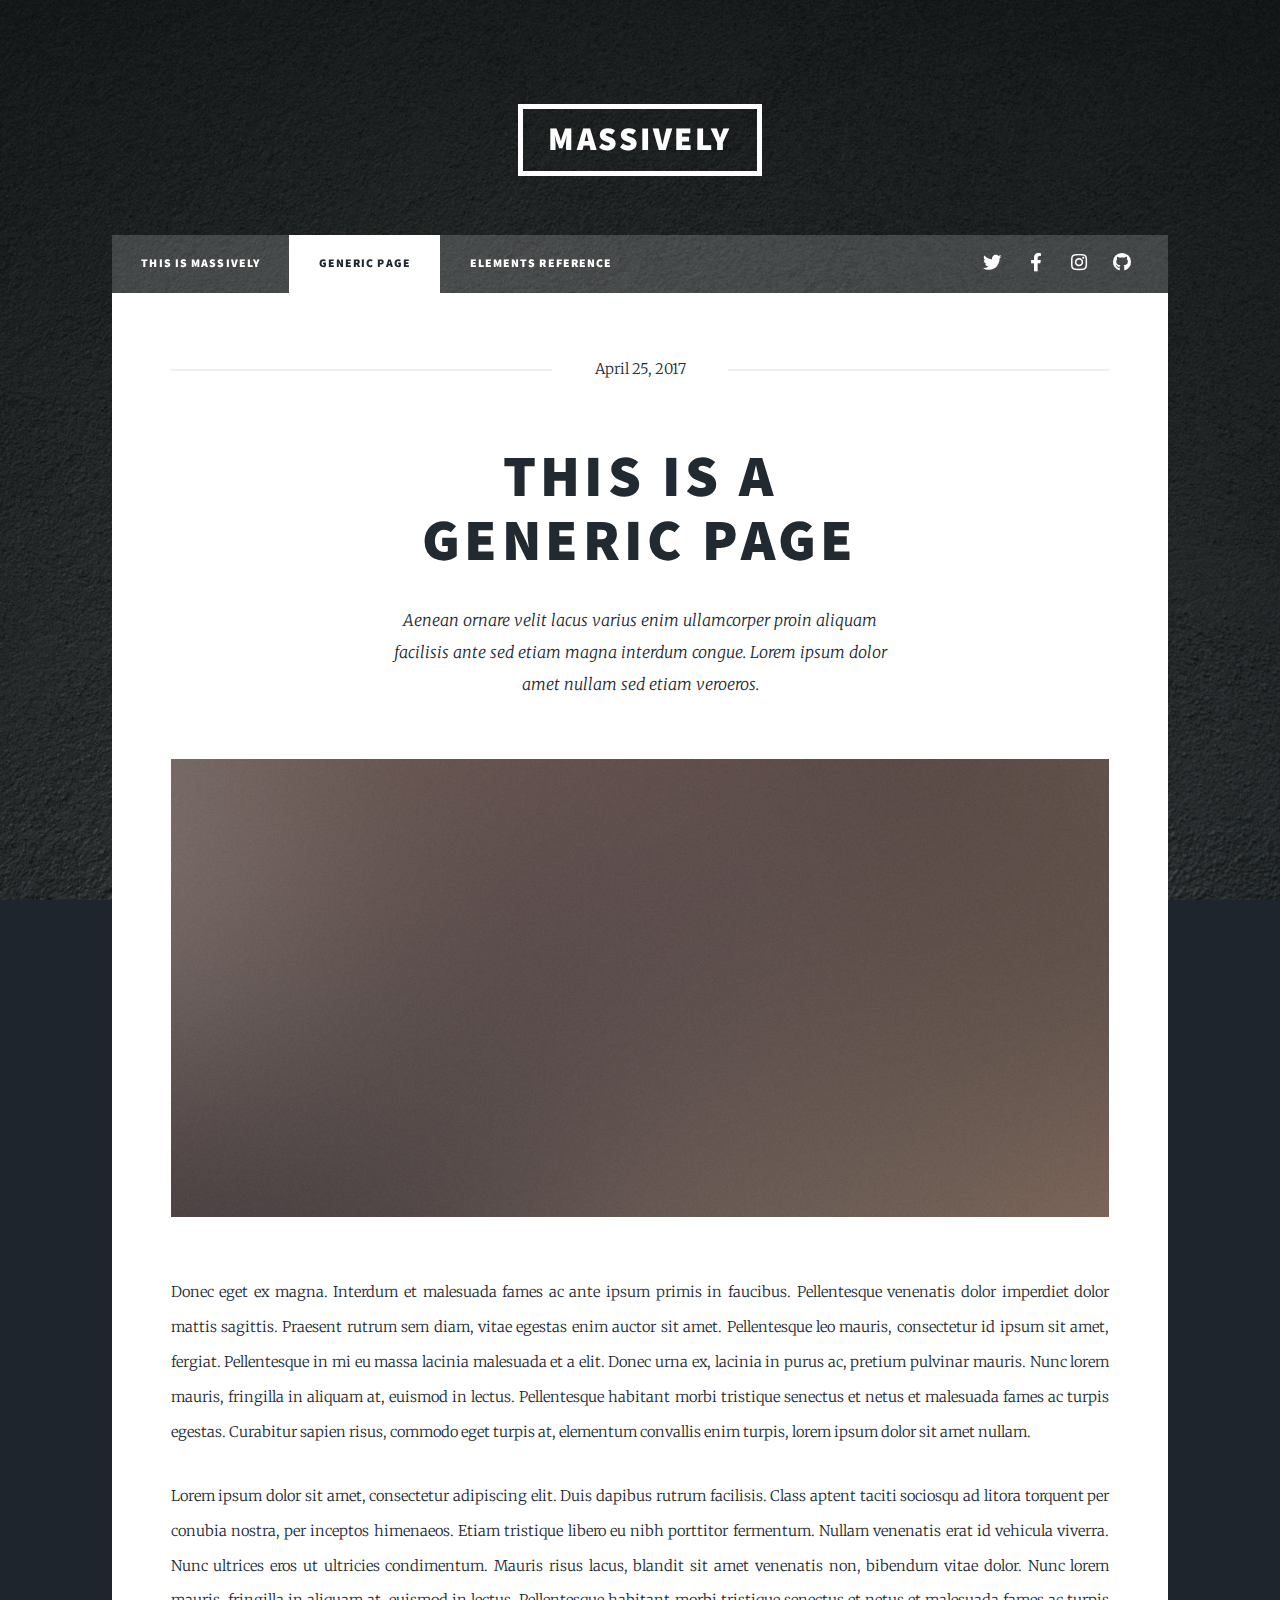
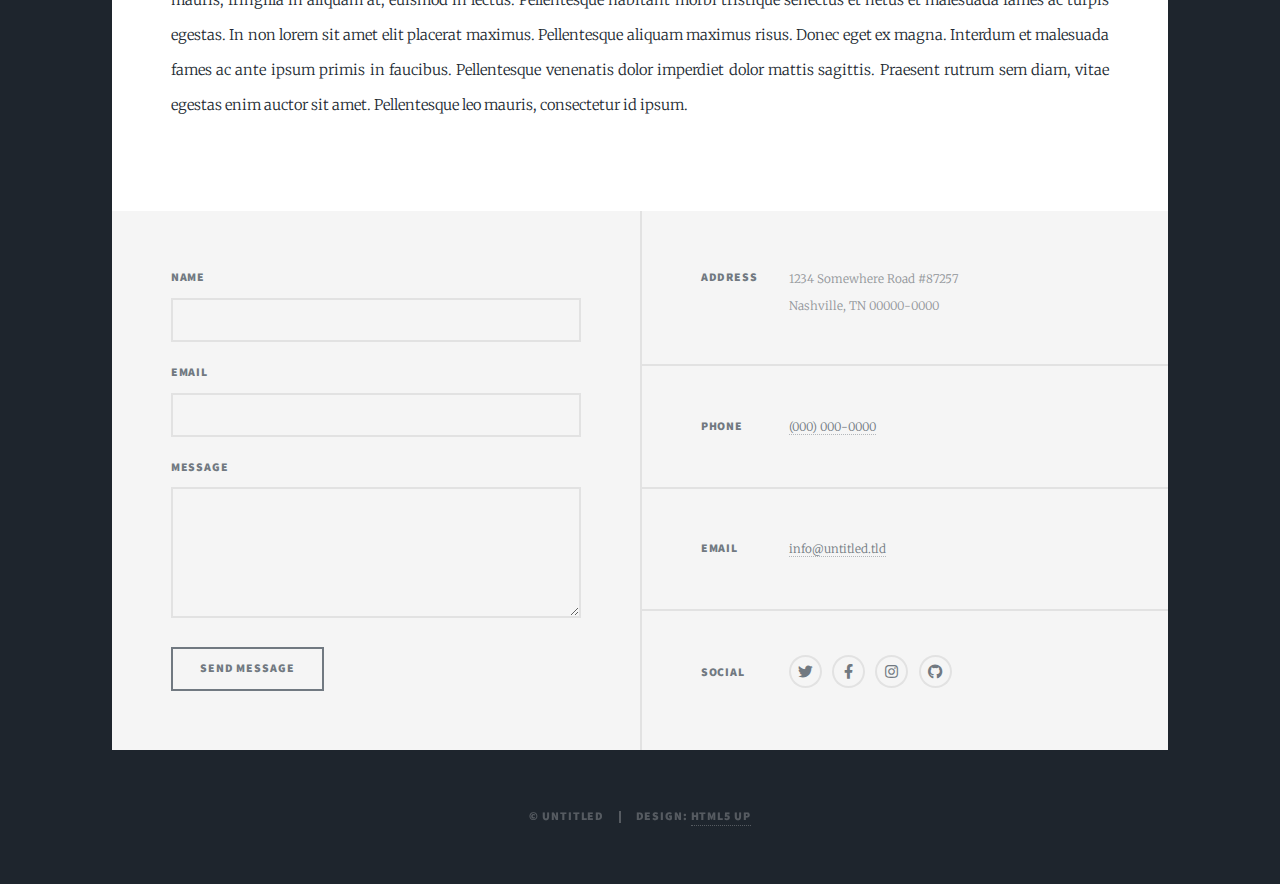
<file: Portfolio/generic.html>
<!DOCTYPE HTML>

<html>
	<head>
		<title>Generic Page - Massively by HTML5 UP</title>
		<meta charset="utf-8" />
		<meta name="viewport" content="width=device-width, initial-scale=1, user-scalable=no" />
		<link rel="stylesheet" href="assets/css/main.css" />
		<noscript><link rel="stylesheet" href="assets/css/noscript.css" /></noscript>
	</head>
	<body class="is-preload">

		<!-- Wrapper -->
			<div id="wrapper">

				<!-- Header -->
					<header id="header">
						<a href="index.html" class="logo">Massively</a>
					</header>

				<!-- Nav -->
					<nav id="nav">
						<ul class="links">
							<li><a href="index.html">This is Massively</a></li>
							<li class="active"><a href="generic.html">Generic Page</a></li>
							<li><a href="elements.html">Elements Reference</a></li>
						</ul>
						<ul class="icons">
							<li><a href="#" class="icon brands fa-twitter"><span class="label">Twitter</span></a></li>
							<li><a href="#" class="icon brands fa-facebook-f"><span class="label">Facebook</span></a></li>
							<li><a href="#" class="icon brands fa-instagram"><span class="label">Instagram</span></a></li>
							<li><a href="#" class="icon brands fa-github"><span class="label">GitHub</span></a></li>
						</ul>
					</nav>

				<!-- Main -->
					<div id="main">

						<!-- Post -->
							<section class="post">
								<header class="major">
									<span class="date">April 25, 2017</span>
									<h1>This is a<br />
									Generic Page</h1>
									<p>Aenean ornare velit lacus varius enim ullamcorper proin aliquam<br />
									facilisis ante sed etiam magna interdum congue. Lorem ipsum dolor<br />
									amet nullam sed etiam veroeros.</p>
								</header>
								<div class="image main"><img src="images/pic01.jpg" alt="" /></div>
								<p>Donec eget ex magna. Interdum et malesuada fames ac ante ipsum primis in faucibus. Pellentesque venenatis dolor imperdiet dolor mattis sagittis. Praesent rutrum sem diam, vitae egestas enim auctor sit amet. Pellentesque leo mauris, consectetur id ipsum sit amet, fergiat. Pellentesque in mi eu massa lacinia malesuada et a elit. Donec urna ex, lacinia in purus ac, pretium pulvinar mauris. Nunc lorem mauris, fringilla in aliquam at, euismod in lectus. Pellentesque habitant morbi tristique senectus et netus et malesuada fames ac turpis egestas. Curabitur sapien risus, commodo eget turpis at, elementum convallis enim turpis, lorem ipsum dolor sit amet nullam.</p>
								<p>Lorem ipsum dolor sit amet, consectetur adipiscing elit. Duis dapibus rutrum facilisis. Class aptent taciti sociosqu ad litora torquent per conubia nostra, per inceptos himenaeos. Etiam tristique libero eu nibh porttitor fermentum. Nullam venenatis erat id vehicula viverra. Nunc ultrices eros ut ultricies condimentum. Mauris risus lacus, blandit sit amet venenatis non, bibendum vitae dolor. Nunc lorem mauris, fringilla in aliquam at, euismod in lectus. Pellentesque habitant morbi tristique senectus et netus et malesuada fames ac turpis egestas. In non lorem sit amet elit placerat maximus. Pellentesque aliquam maximus risus. Donec eget ex magna. Interdum et malesuada fames ac ante ipsum primis in faucibus. Pellentesque venenatis dolor imperdiet dolor mattis sagittis. Praesent rutrum sem diam, vitae egestas enim auctor sit amet. Pellentesque leo mauris, consectetur id ipsum.</p>
							</section>

					</div>

				<!-- Footer -->
					<footer id="footer">
						<section>
							<form method="post" action="#">
								<div class="fields">
									<div class="field">
										<label for="name">Name</label>
										<input type="text" name="name" id="name" />
									</div>
									<div class="field">
										<label for="email">Email</label>
										<input type="text" name="email" id="email" />
									</div>
									<div class="field">
										<label for="message">Message</label>
										<textarea name="message" id="message" rows="3"></textarea>
									</div>
								</div>
								<ul class="actions">
									<li><input type="submit" value="Send Message" /></li>
								</ul>
							</form>
						</section>
						<section class="split contact">
							<section class="alt">
								<h3>Address</h3>
								<p>1234 Somewhere Road #87257<br />
								Nashville, TN 00000-0000</p>
							</section>
							<section>
								<h3>Phone</h3>
								<p><a href="#">(000) 000-0000</a></p>
							</section>
							<section>
								<h3>Email</h3>
								<p><a href="#">info@untitled.tld</a></p>
							</section>
							<section>
								<h3>Social</h3>
								<ul class="icons alt">
									<li><a href="#" class="icon brands alt fa-twitter"><span class="label">Twitter</span></a></li>
									<li><a href="#" class="icon brands alt fa-facebook-f"><span class="label">Facebook</span></a></li>
									<li><a href="#" class="icon brands alt fa-instagram"><span class="label">Instagram</span></a></li>
									<li><a href="#" class="icon brands alt fa-github"><span class="label">GitHub</span></a></li>
								</ul>
							</section>
						</section>
					</footer>

				<!-- Copyright -->
					<div id="copyright">
						<ul><li>&copy; Untitled</li><li>Design: <a href="https://html5up.net">HTML5 UP</a></li></ul>
					</div>

			</div>

		<!-- Scripts -->
			<script src="assets/js/jquery.min.js"></script>
			<script src="assets/js/jquery.scrollex.min.js"></script>
			<script src="assets/js/jquery.scrolly.min.js"></script>
			<script src="assets/js/browser.min.js"></script>
			<script src="assets/js/breakpoints.min.js"></script>
			<script src="assets/js/util.js"></script>
			<script src="assets/js/main.js"></script>

	</body>
</html>
</file>
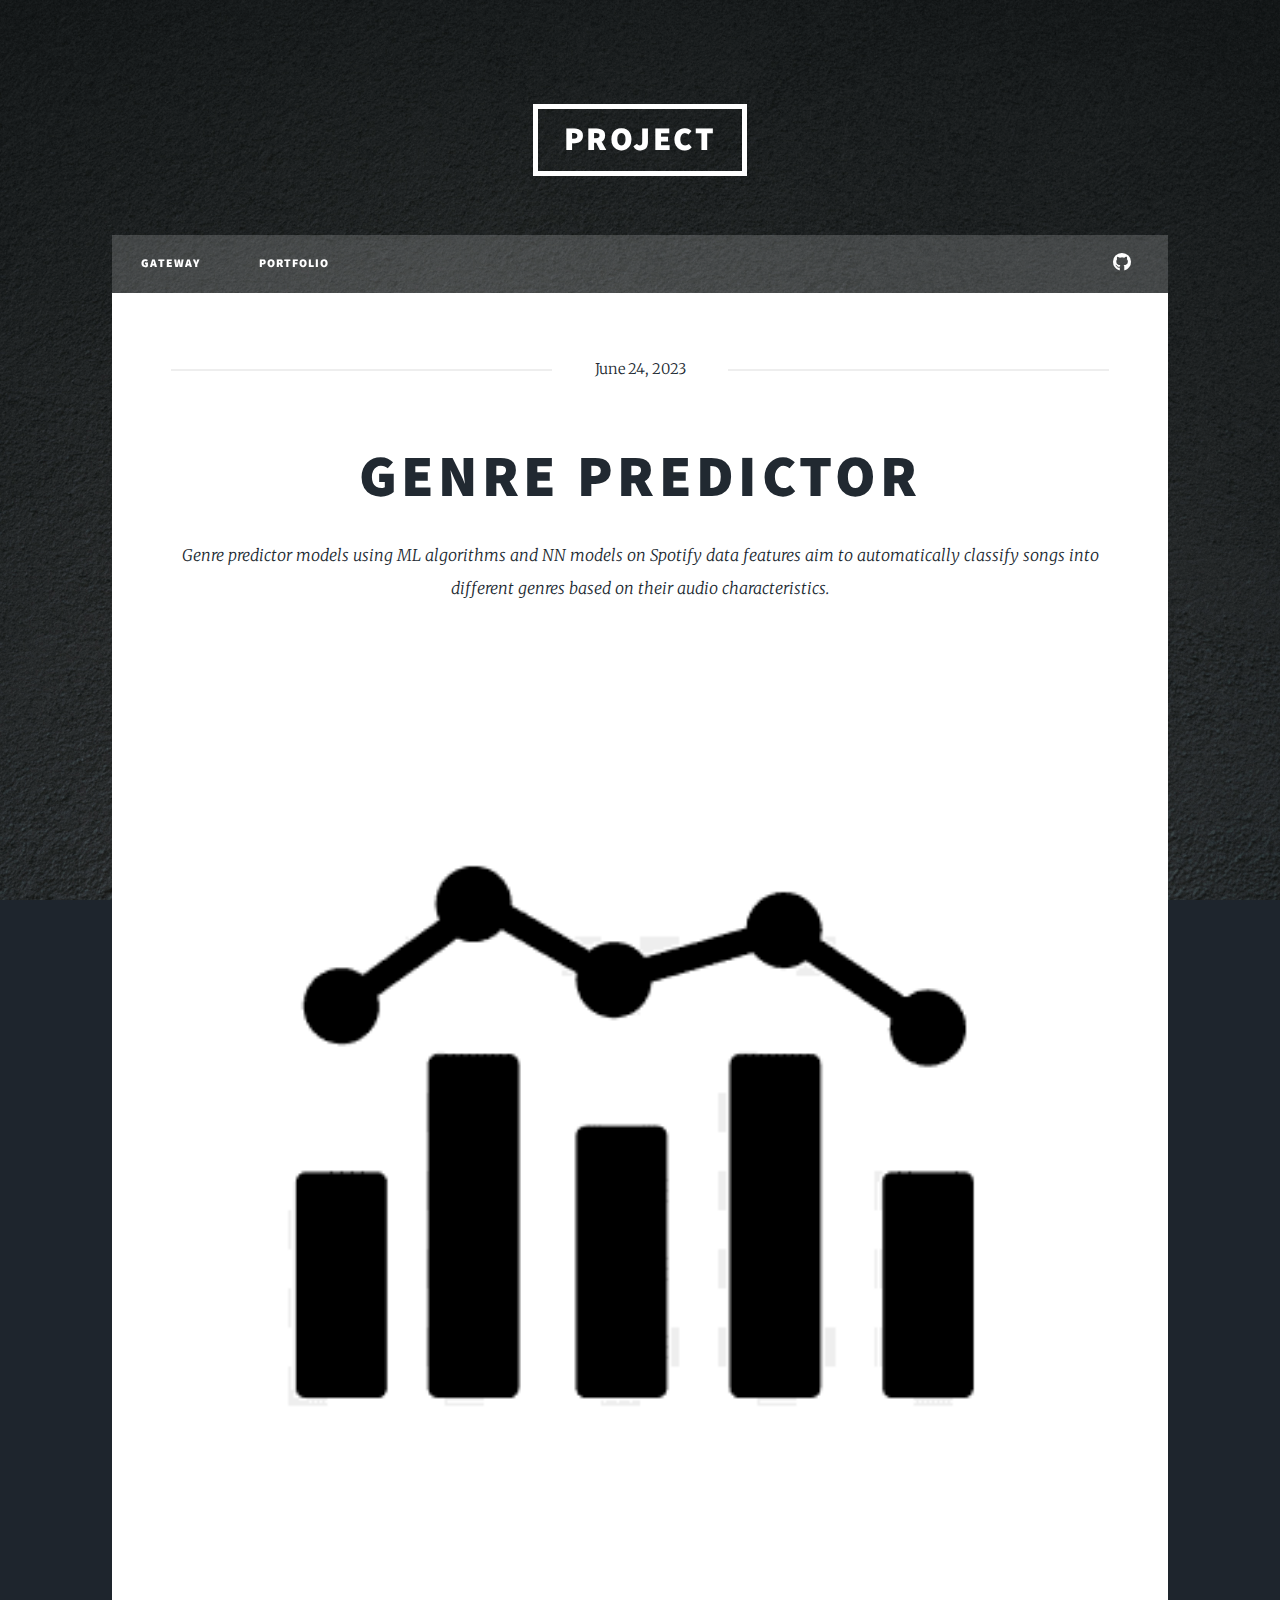
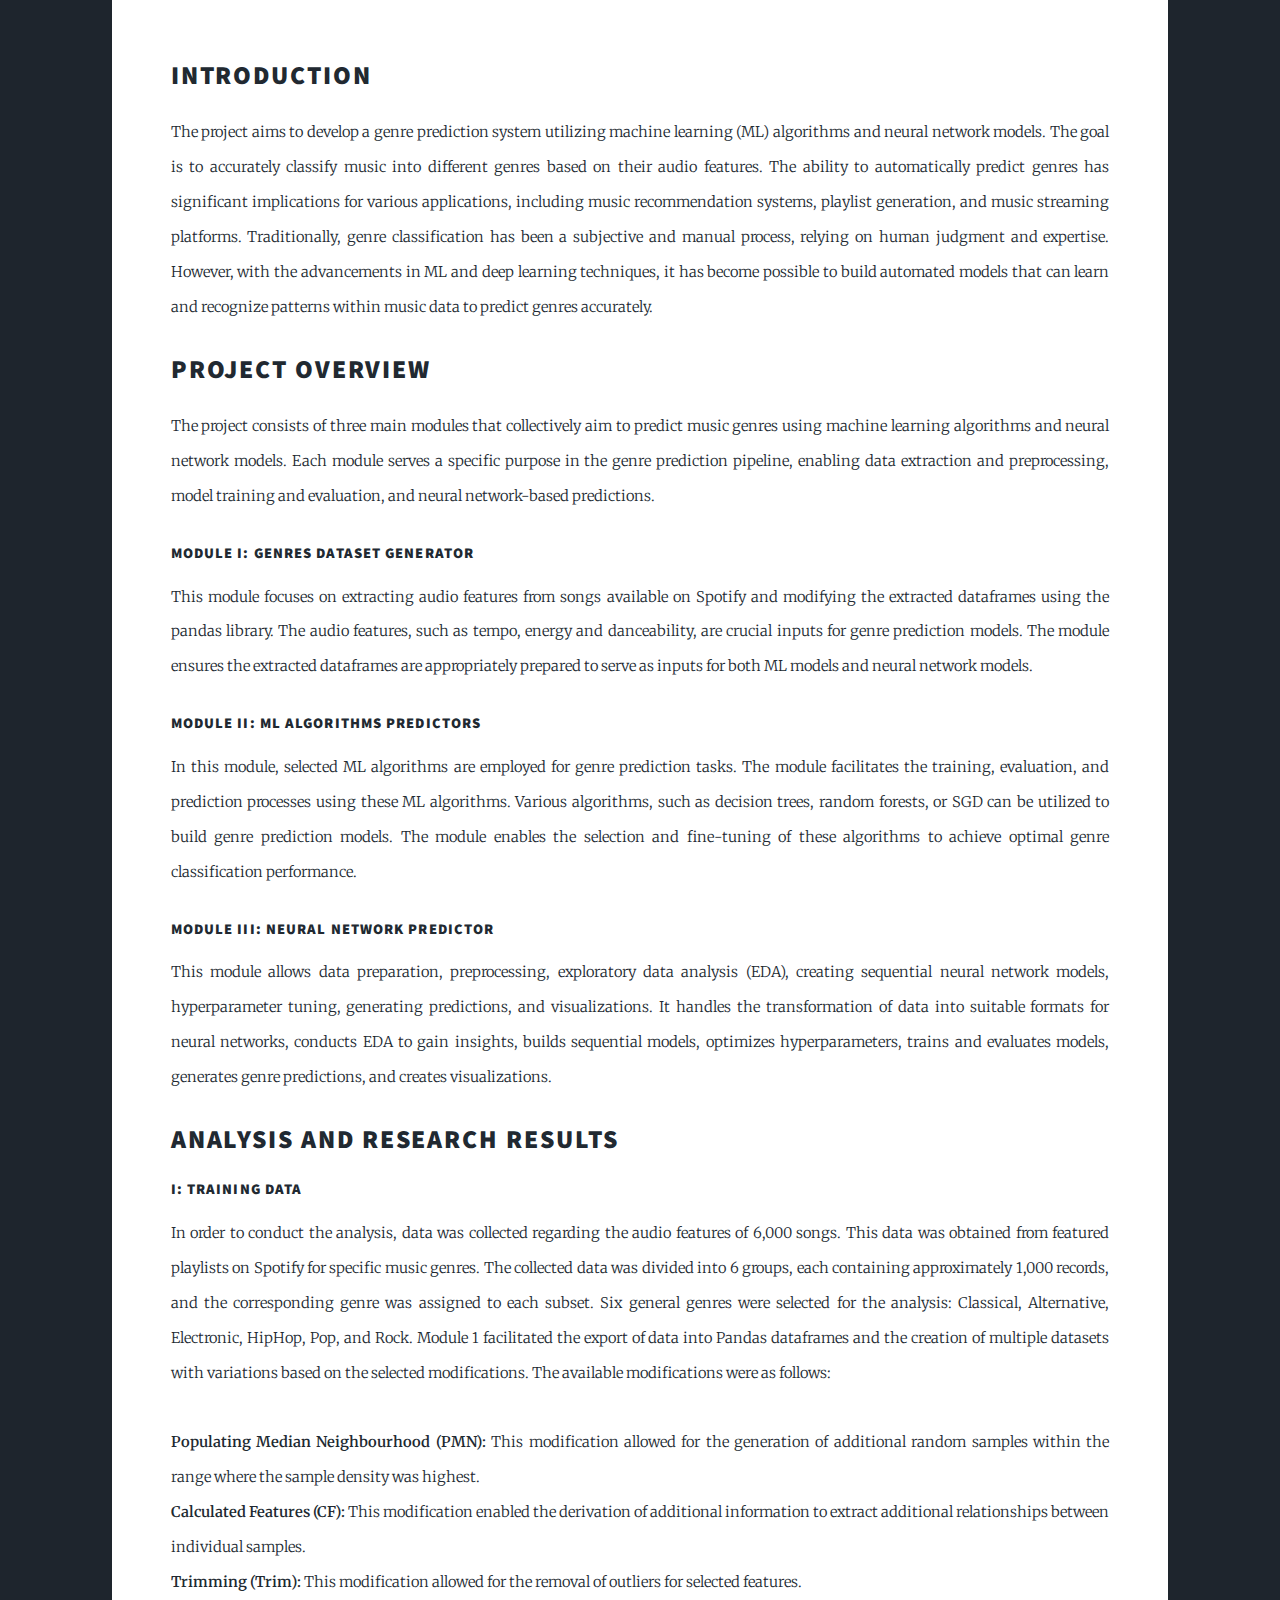
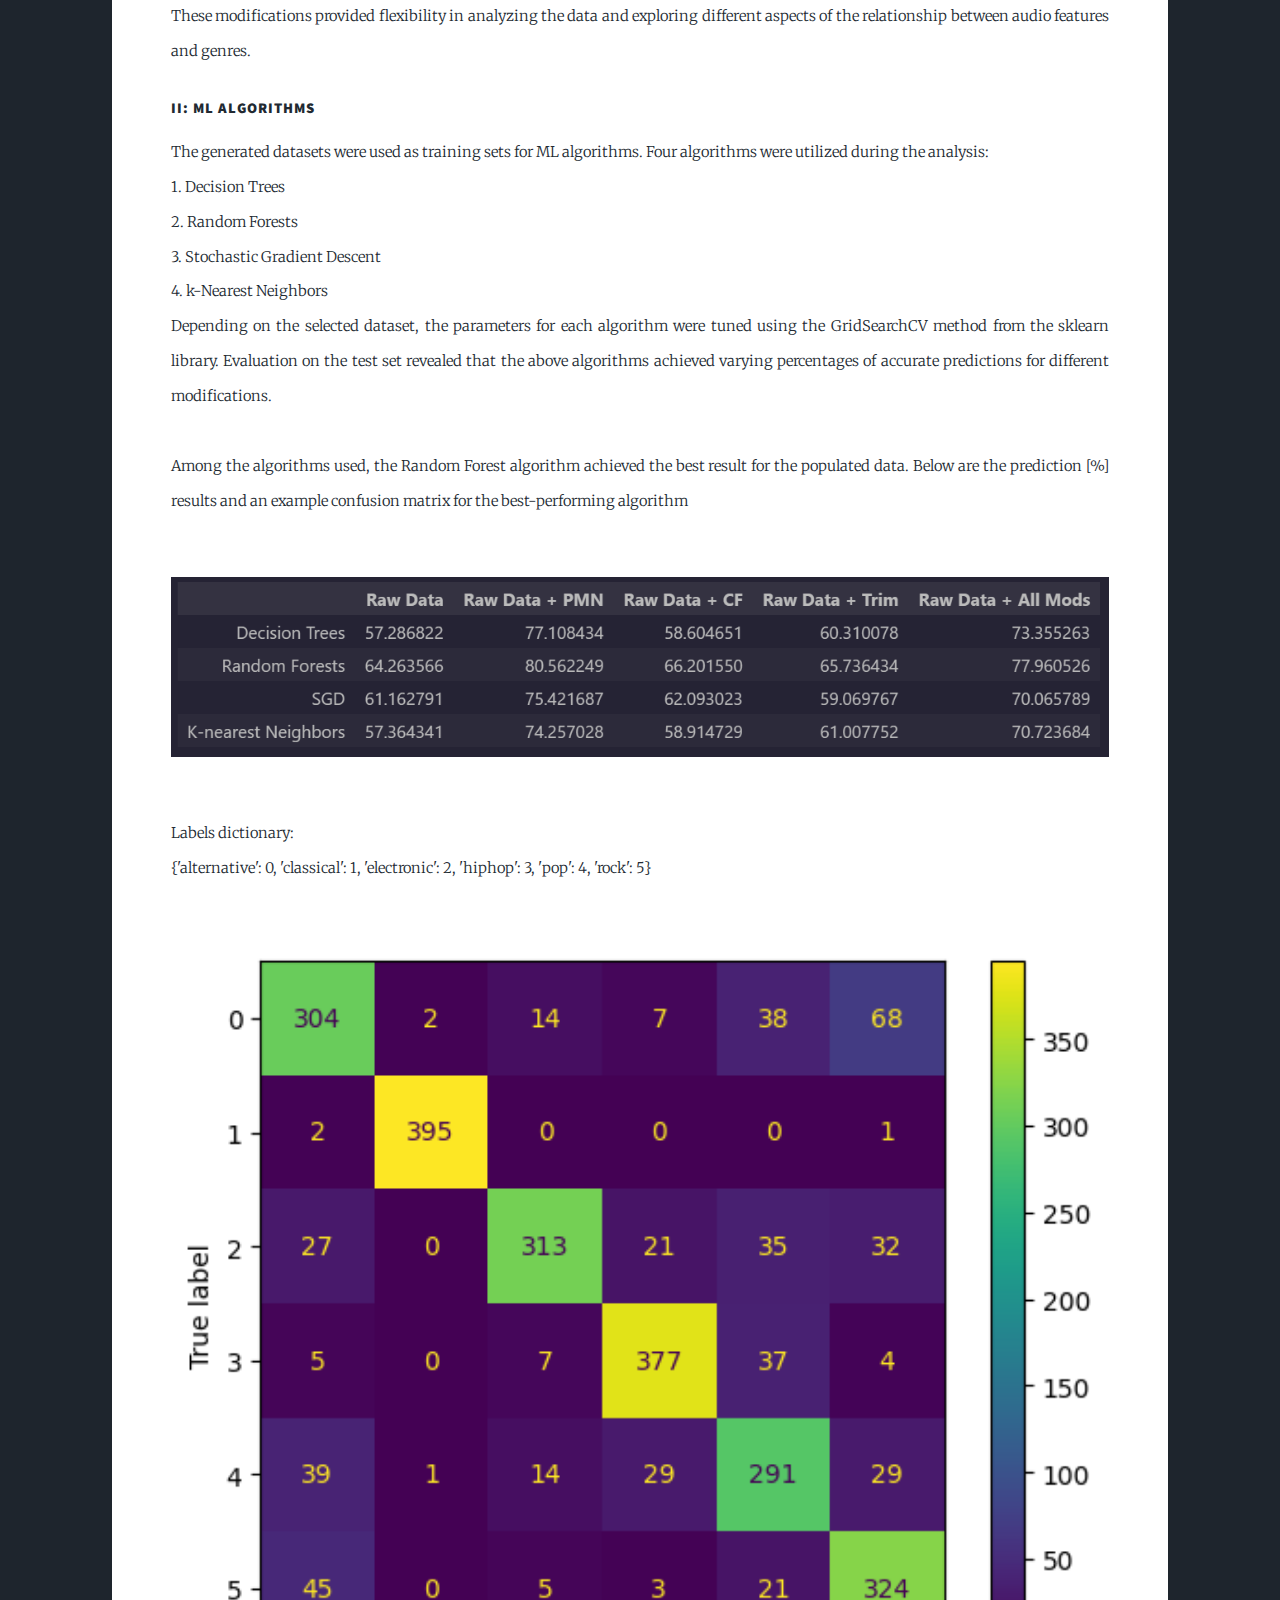
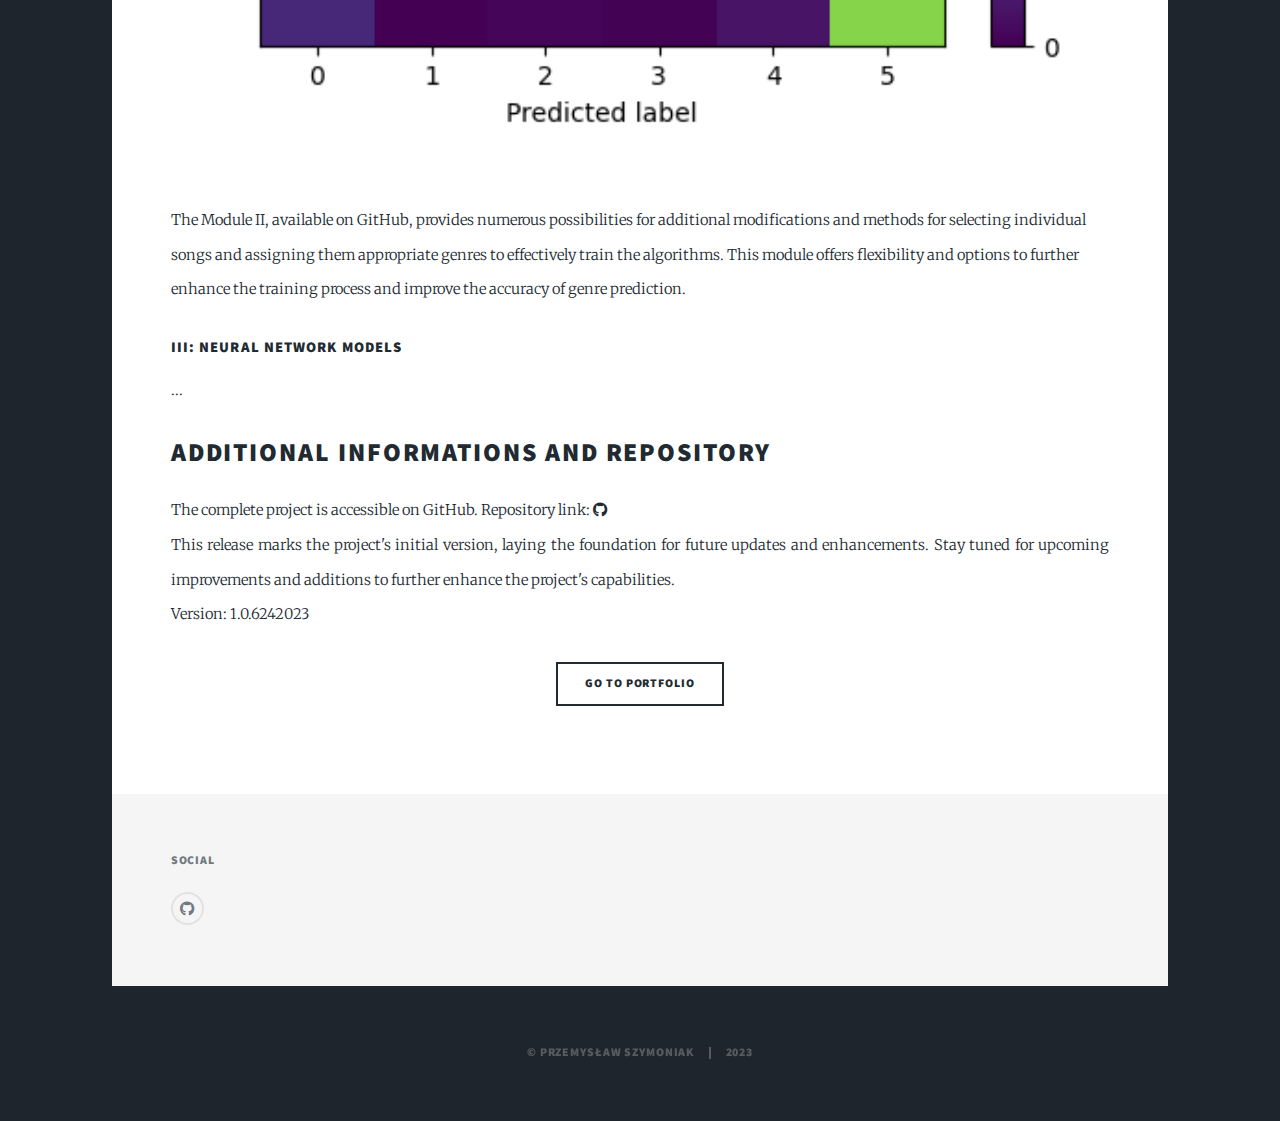
<file: Portfolio/GenrePredictorProjectPage.html>
<!DOCTYPE HTML>

<html>
	<head>
		<title>Genre Predictor</title>
		<meta charset="utf-8" />
		<meta name="viewport" content="width=device-width, initial-scale=1, user-scalable=no" />
		<link rel="stylesheet" href="assets/css/main.css" />
		<noscript><link rel="stylesheet" href="assets/css/noscript.css" /></noscript>
	</head>
	<body class="is-preload">

		<!-- Wrapper -->
			<div id="wrapper">

				<!-- Header -->
					<header id="header">
						<a href="index.html" class="logo">Project</a>
					</header>

				<!-- Nav -->
					<nav id="nav">
						<ul class="links">
							<li><a href="/index.html">Gateway</a></li>
							<li><a href="/Portfolio/index.html">Portfolio</a></li>
						</ul>
						<ul class="icons">
							<li><a href="#" class="icon brands fa-github"><span class="label">GitHub</span></a></li>
						</ul>
					</nav>

				<!-- Main -->
					<div id="main">

						<!-- Post -->
							<section class="post">
								<header class="major">
									<span class="date">June 24, 2023</span>
									<h1>Genre Predictor</h1>
									<p>Genre predictor models using ML algorithms and NN models 
										on Spotify data features aim to automatically classify 
										songs into different genres based on their audio 
										characteristics.</p>
								</header>
								<div class="image main"><img src="images/GenrePredictorLogo.png" alt="" /></div>
								<h2>Introduction</h2>
								<p>
									The project aims to develop a genre prediction system utilizing 
									machine learning (ML) algorithms and neural network models. 
									The goal is to accurately classify music into different genres 
									based on their audio features. The ability to automatically predict 
									genres has significant implications for various applications, 
									including music recommendation systems, playlist generation, 
									and music streaming platforms. Traditionally, genre classification 
									has been a subjective and manual process, relying on human judgment 
									and expertise. However, with the advancements in ML and deep learning 
									techniques, it has become possible to build automated models that can 
									learn and recognize patterns within music data to predict genres 
									accurately.
								</p>
								<h2>Project Overview</h2>
								<p>
									The project consists of three main modules that collectively aim 
									to predict music genres using machine learning algorithms and 
									neural network models. Each module serves a specific purpose in 
									the genre prediction pipeline, enabling data extraction and 
									preprocessing, model training and evaluation, and neural 
									network-based predictions.
								</p>
								<h4>Module I: Genres Dataset Generator</h4>
								<p>
									This module focuses on extracting audio features from songs 
									available on Spotify and modifying the extracted dataframes 
									using the pandas library. The audio features, such as tempo, 
									energy and danceability, are crucial inputs for genre prediction 
									models. The module ensures the extracted dataframes are 
									appropriately prepared to serve as inputs for both ML models 
									and neural network models.
								</p>
								<h4>Module II: ML Algorithms Predictors</h4>
								<p>
									In this module, selected ML algorithms are employed for genre 
									prediction tasks. The module facilitates the training, 
									evaluation, and prediction processes using these ML algorithms. 
									Various algorithms, such as decision trees, random forests, or SGD
									can be utilized to build genre prediction models. 
									The module enables the selection and fine-tuning of these 
									algorithms to achieve optimal genre classification performance.
								</p>
								<h4>Module III: Neural Network Predictor</h4>
								<p>
									This module allows data preparation, preprocessing, exploratory 
									data analysis (EDA), creating sequential neural network models, 
									hyperparameter tuning, generating predictions, and visualizations. 
									It handles the transformation of data into suitable formats for 
									neural networks, conducts EDA to gain insights, builds sequential 
									models, optimizes hyperparameters, trains and evaluates models, 
									generates genre predictions, and creates visualizations. 
								</p>
								<h2>Analysis and research results</h2>
								<h4>I: Training Data</h4>
								<p>
									In order to conduct the analysis, data was collected regarding the 
									audio features of 6,000 songs. This data was obtained from featured 
									playlists on Spotify for specific music genres. The collected data 
									was divided into 6 groups, each containing approximately 1,000 records, 
									and the corresponding genre was assigned to each subset. Six general 
									genres were selected for the analysis: Classical, Alternative, Electronic, 
									HipHop, Pop, and Rock. 

									Module 1 facilitated the export of data into Pandas dataframes and the 
									creation of multiple datasets with variations based on the selected modifications. 
									The available modifications were as follows:
									<br />
									<br />
									<b>Populating Median Neighbourhood (PMN):</b> This modification allowed for the 
									generation of additional random samples within the range where the sample 
									density was highest.
									<br />
									<b>Calculated Features (CF):</b> This modification enabled the derivation of 
									additional information to extract additional relationships between 
									individual samples.
									<br />
									<b>Trimming (Trim):</b> This modification allowed for the removal of outliers 
									for selected features.
									<br />
									These modifications provided flexibility in analyzing the data and 
									exploring different aspects of the relationship between audio features 
									and genres.
								</p>
								<h4>II: ML Algorithms</h4>
								<p>
									The generated datasets were used as training sets for ML algorithms. 
									Four algorithms were utilized during the analysis:
									<br />
									1. Decision Trees
									<br />
									2. Random Forests
									<br /> 
									3. Stochastic Gradient Descent
									<br />
									4. k-Nearest Neighbors
									<br />
									Depending on the selected dataset, the parameters for each algorithm were 
									tuned using the GridSearchCV method from the sklearn library. Evaluation 
									on the test set revealed that the above algorithms achieved varying 
									percentages of accurate predictions for different modifications.
									<br />
									<br />
									Among the algorithms used, the Random Forest algorithm achieved the 
									best result for the populated data. Below are the prediction [%] results 
									and an example confusion matrix for the best-performing algorithm
									<div class="image main"><img src="images/MLAlgResults.png" alt="" /></div>
									<p>Labels dictionary: <br />
										{'alternative': 0,
										'classical': 1,
										'electronic': 2,
										'hiphop': 3,
										'pop': 4,
										'rock': 5}</p>
									<div class="image main"><img src="images/mlaconfmatrix.png" alt="" /></div>
									The Module II, available on GitHub, provides numerous possibilities for 
									additional modifications and methods for selecting individual songs and 
									assigning them appropriate genres to effectively train the algorithms. 
									This module offers flexibility and options to further enhance the training 
									process and improve the accuracy of genre prediction.
								</p>
								<h4>III: Neural Network models</h4>
								<p>
									...
								</p>

								<p>
									<!-- <img src="/Portfolio/images/Projectimg1.png" alt="" style="width:430px;height:300px;">
									<img src="/Portfolio/images/Projectimg2.png" alt="" style="width:430px;height:300px;"> <br />
									<img src="/Portfolio/images/Projectimg3.png" alt="" style="width:430px;height:300px;">
									<img src="/Portfolio/images/Projectimg4.png" alt="" style="width:430px;height:300px;"> -->
								</p>
								<h2>Additional informations and Repository</h2>
								<p>The complete project is accessible on GitHub.
									Repository link: <a href="https://github.com/TheStructureNavigator/GenrePredictor" class="icon brands alt fa-github"><span class="label">GitHub</span></a><br />
									This release marks the project's initial version, 
									laying the foundation for future updates and enhancements. 
									Stay tuned for upcoming improvements and additions to 
									further enhance the project's capabilities. <br/>
									Version: 1.0.6242023
								</p>
								<ul class="actions special">
									<li><a href="/Portfolio/index.html" class="button">Go to Portfolio</a></li>
								</ul>
							</section>

					</div>

				<!-- Footer -->
					<footer id="footer">
							<section>
								<h3>Social</h3>
								<ul class="icons alt">
									<li><a href="https://github.com/TheStructureNavigator" class="icon brands alt fa-github"><span class="label">GitHub</span></a></li>
								</ul>
							</section>
						</section>
					</footer>

				<!-- Copyright -->
					<div id="copyright">
						<ul><li>&copy; Przemysław Szymoniak</li><li>2023</li></ul>
					</div>

			</div>

		<!-- Scripts -->
			<script src="assets/js/jquery.min.js"></script>
			<script src="assets/js/jquery.scrollex.min.js"></script>
			<script src="assets/js/jquery.scrolly.min.js"></script>
			<script src="assets/js/browser.min.js"></script>
			<script src="assets/js/breakpoints.min.js"></script>
			<script src="assets/js/util.js"></script>
			<script src="assets/js/main.js"></script>

	</body>
</html>
</file>
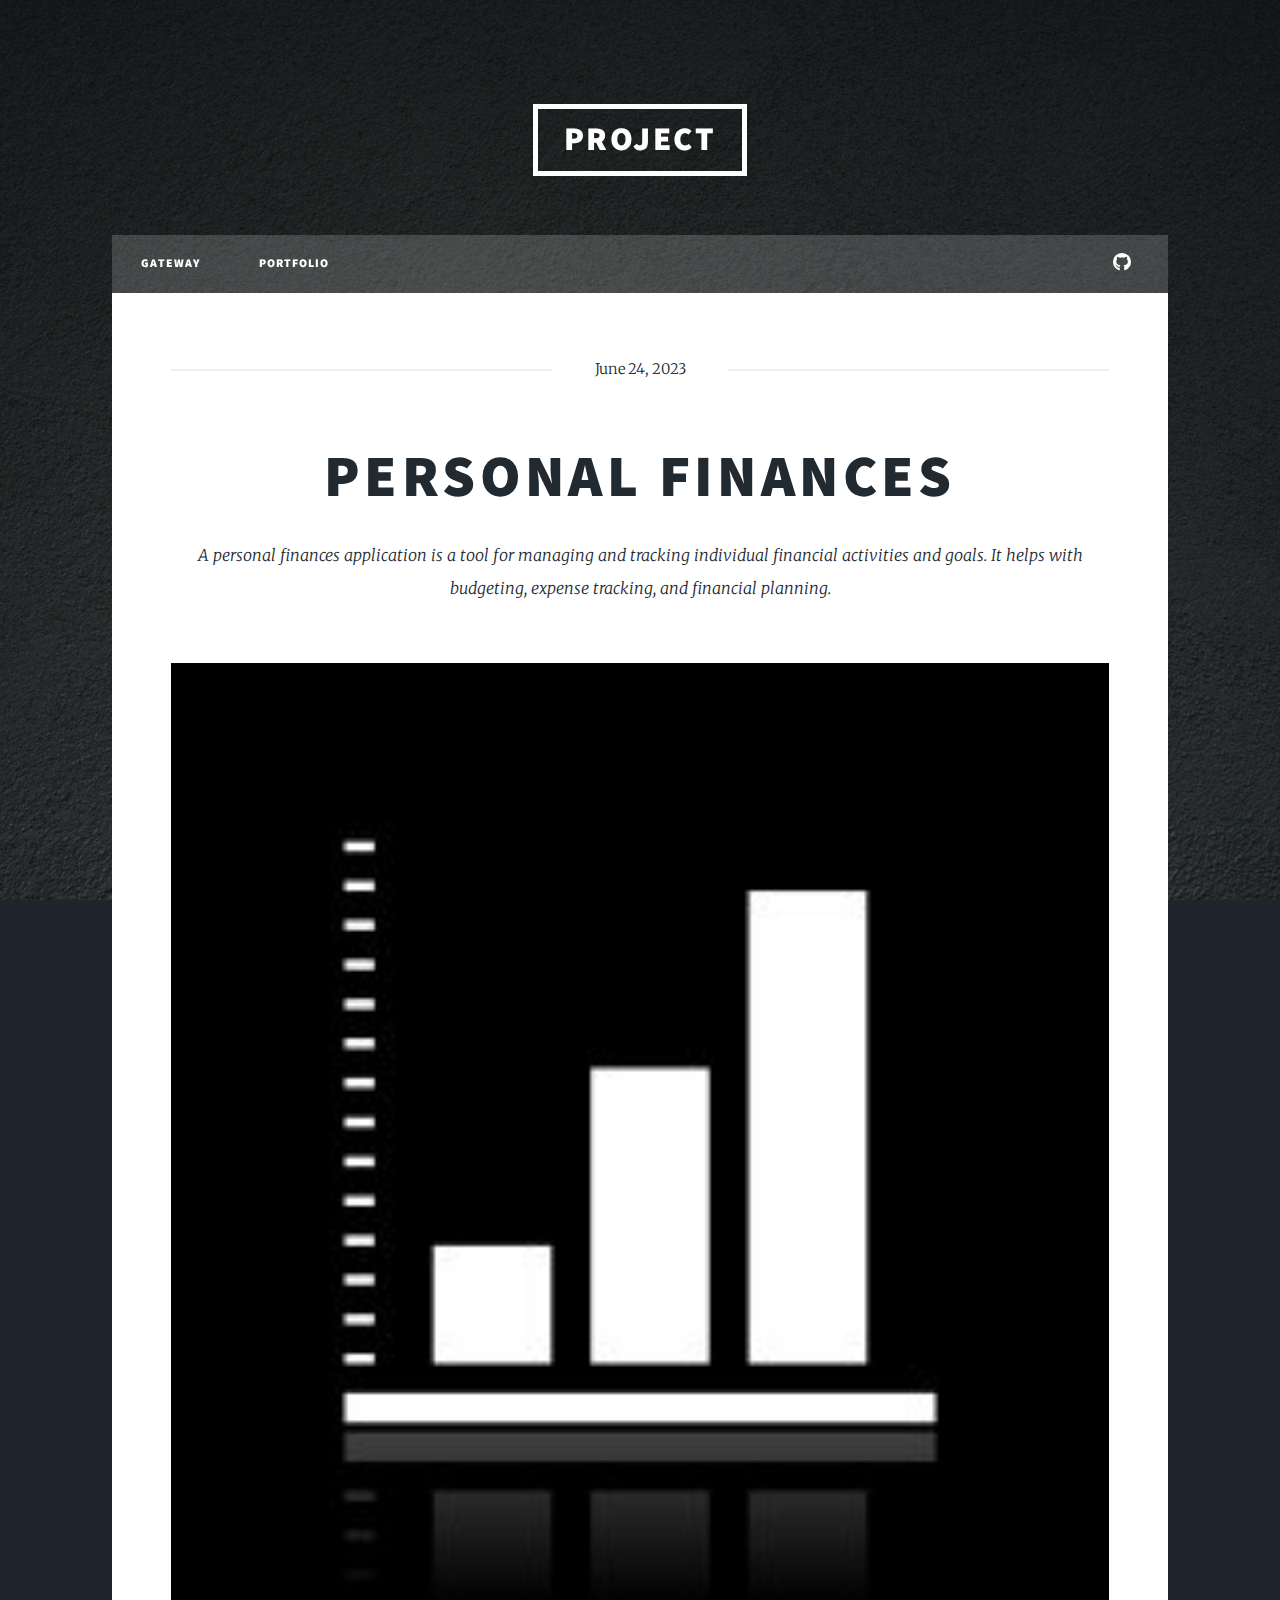
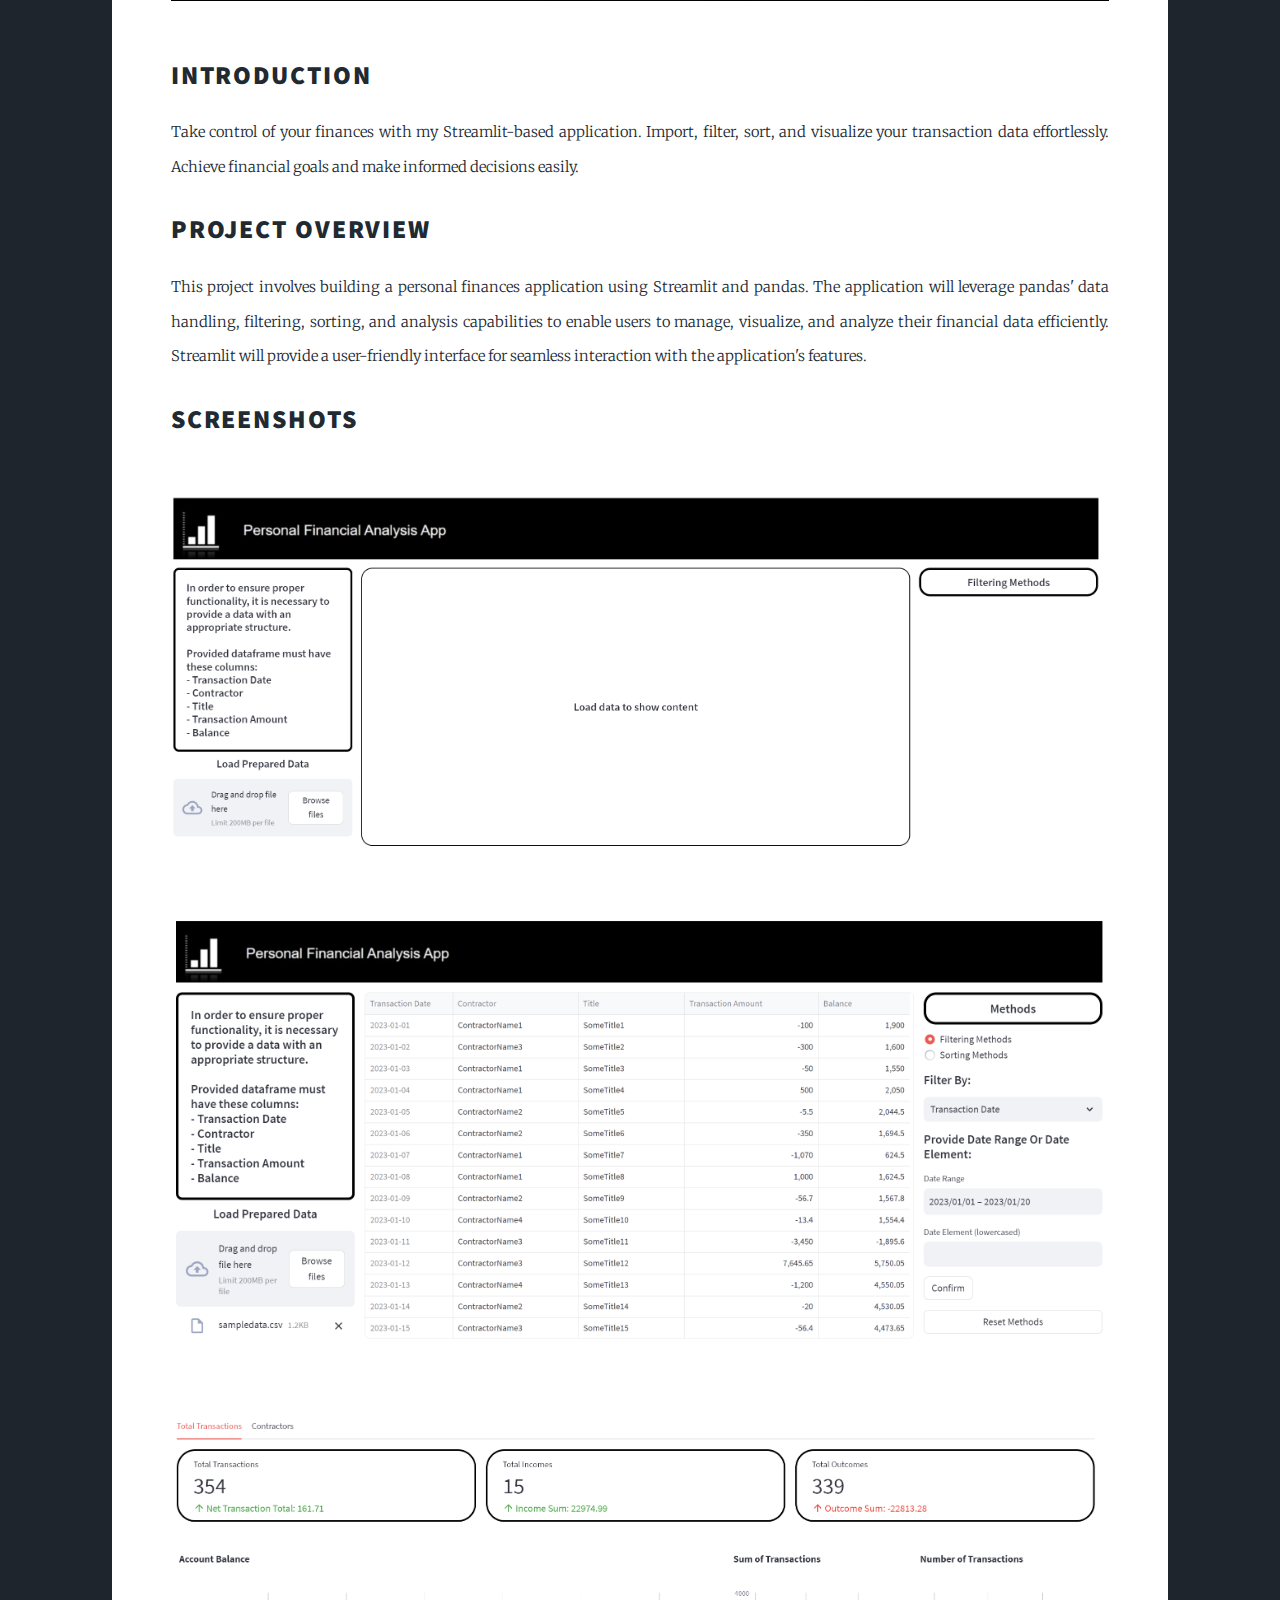
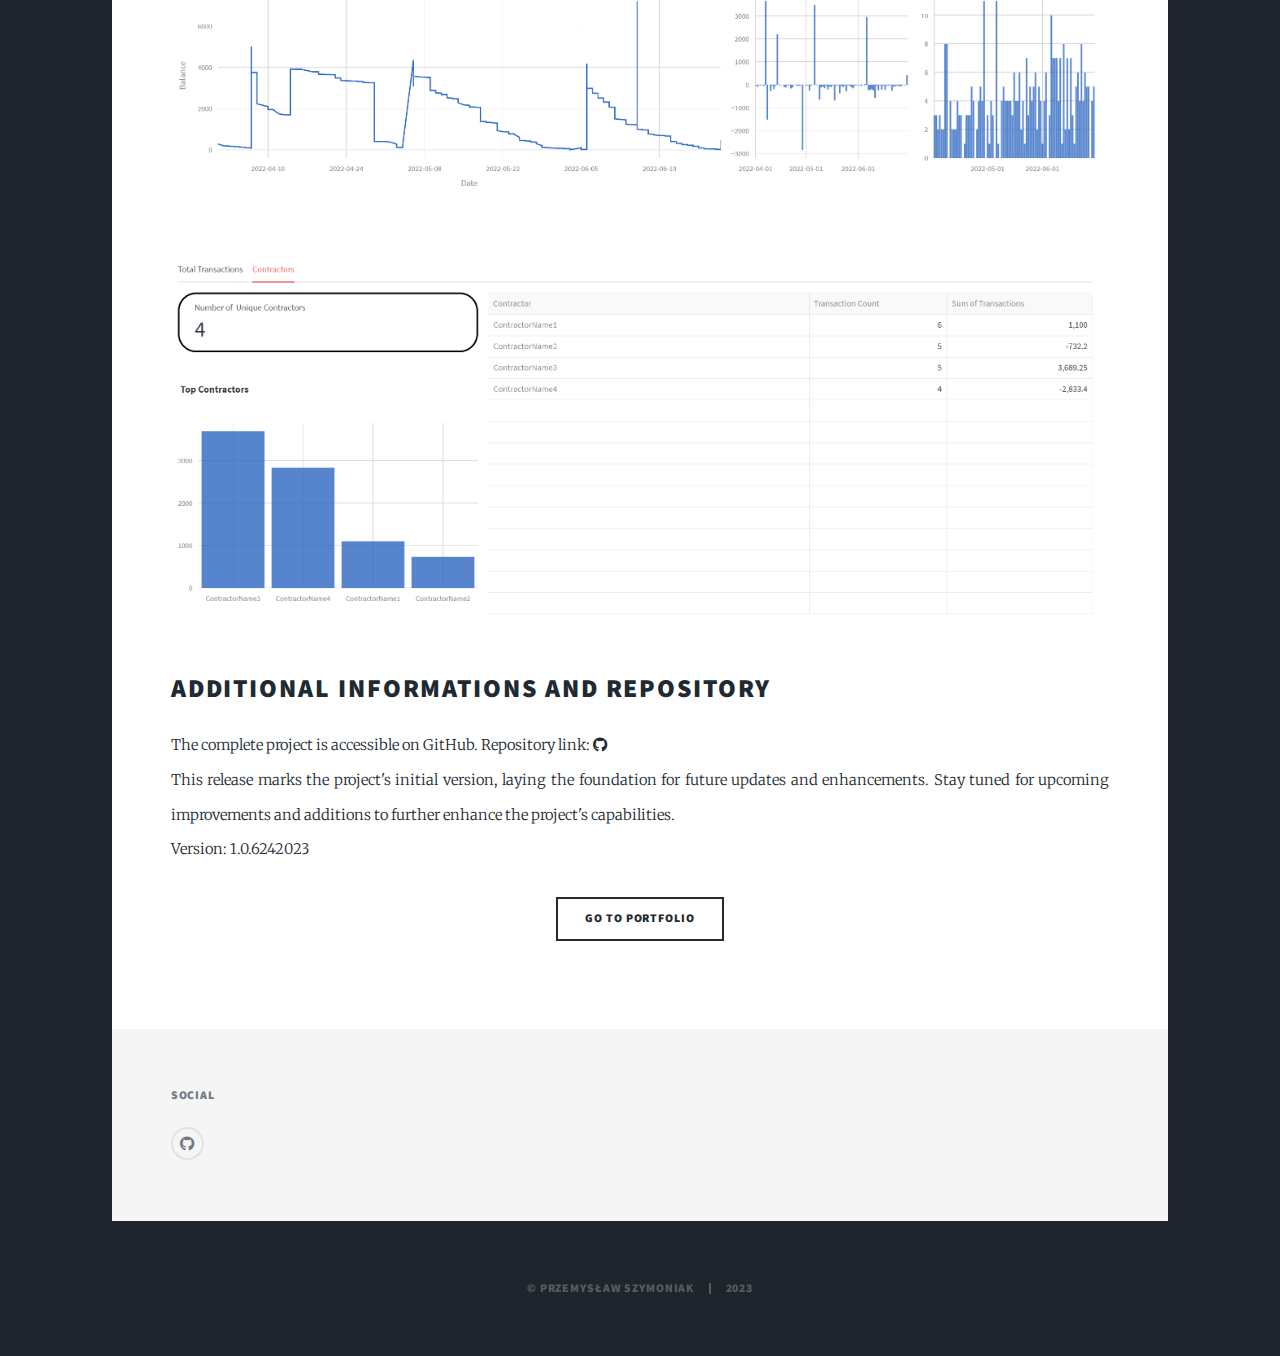
<file: Portfolio/PersonalFinancesApp.html>
<!DOCTYPE HTML>

<html>
	<head>
		<title>Genre Predictor</title>
		<meta charset="utf-8" />
		<meta name="viewport" content="width=device-width, initial-scale=1, user-scalable=no" />
		<link rel="stylesheet" href="assets/css/main.css" />
		<noscript><link rel="stylesheet" href="assets/css/noscript.css" /></noscript>
	</head>
	<body class="is-preload">

		<!-- Wrapper -->
			<div id="wrapper">

				<!-- Header -->
					<header id="header">
						<a href="index.html" class="logo">Project</a>
					</header>

				<!-- Nav -->
					<nav id="nav">
						<ul class="links">
							<li><a href="/index.html">Gateway</a></li>
							<li><a href="/Portfolio/index.html">Portfolio</a></li>
						</ul>
						<ul class="icons">
							<li><a href="#" class="icon brands fa-github"><span class="label">GitHub</span></a></li>
						</ul>
					</nav>

				<!-- Main -->
					<div id="main">

						<!-- Post -->
							<section class="post">
								<header class="major">
									<span class="date">June 24, 2023</span>
									<h1>Personal Finances</h1>
									<p>A personal finances application is a tool for 
										managing and tracking individual financial 
										activities and goals. It helps with budgeting, 
										expense tracking, and financial planning.</p>
								</header>
								<div class="image main"><img src="images/HeaderLogo.jpg" alt="" /></div>
								<h2>Introduction</h2>
								<p>
									Take control of your finances with my Streamlit-based application. 
									Import, filter, sort, and visualize your transaction data effortlessly. 
									Achieve financial goals and make informed decisions easily.
								</p>
								<h2>Project Overview</h2>
								<p>
									This project involves building a personal finances 
									application using Streamlit and pandas. The application 
									will leverage pandas' data handling, filtering, sorting, 
									and analysis capabilities to enable users to manage, 
									visualize, and analyze their financial data efficiently. 
									Streamlit will provide a user-friendly interface for 
									seamless interaction with the application's features.
								</p>
								<h2>Screenshots</h2>
								<p>
									<div class="image main"><img src="images/PersonalFinances1.png" alt="" /></div>
									<div class="image main"><img src="images/PersonalFinances2.png" alt="" /></div>
									<div class="image main"><img src="images/PersonalFinances3.png" alt="" /></div>
									<div class="image main"><img src="images/PersonalFinances4.png" alt="" /></div>
								
								
								</p>

								<p>
									<!-- <img src="/Portfolio/images/Projectimg1.png" alt="" style="width:430px;height:300px;">
									<img src="/Portfolio/images/Projectimg2.png" alt="" style="width:430px;height:300px;"> <br />
									<img src="/Portfolio/images/Projectimg3.png" alt="" style="width:430px;height:300px;">
									<img src="/Portfolio/images/Projectimg4.png" alt="" style="width:430px;height:300px;"> -->
								</p>
								<h2>Additional informations and Repository</h2>
								<p>The complete project is accessible on GitHub.
									Repository link: <a href="https://github.com/TheStructureNavigator/PersonalFinancesApp" class="icon brands alt fa-github"><span class="label">GitHub</span></a><br />
									This release marks the project's initial version, 
									laying the foundation for future updates and enhancements. 
									Stay tuned for upcoming improvements and additions to 
									further enhance the project's capabilities. <br/>
									Version: 1.0.6242023
								</p>
								<ul class="actions special">
									<li><a href="/Portfolio/index.html" class="button">Go to Portfolio</a></li>
								</ul>
							</section>

					</div>

				<!-- Footer -->
					<footer id="footer">
							<section>
								<h3>Social</h3>
								<ul class="icons alt">
									<li><a href="https://github.com/TheStructureNavigator" class="icon brands alt fa-github"><span class="label">GitHub</span></a></li>
								</ul>
							</section>
						</section>
					</footer>

				<!-- Copyright -->
					<div id="copyright">
						<ul><li>&copy; Przemysław Szymoniak</li><li>2023</li></ul>
					</div>

			</div>

		<!-- Scripts -->
			<script src="assets/js/jquery.min.js"></script>
			<script src="assets/js/jquery.scrollex.min.js"></script>
			<script src="assets/js/jquery.scrolly.min.js"></script>
			<script src="assets/js/browser.min.js"></script>
			<script src="assets/js/breakpoints.min.js"></script>
			<script src="assets/js/util.js"></script>
			<script src="assets/js/main.js"></script>

	</body>
</html>
</file>
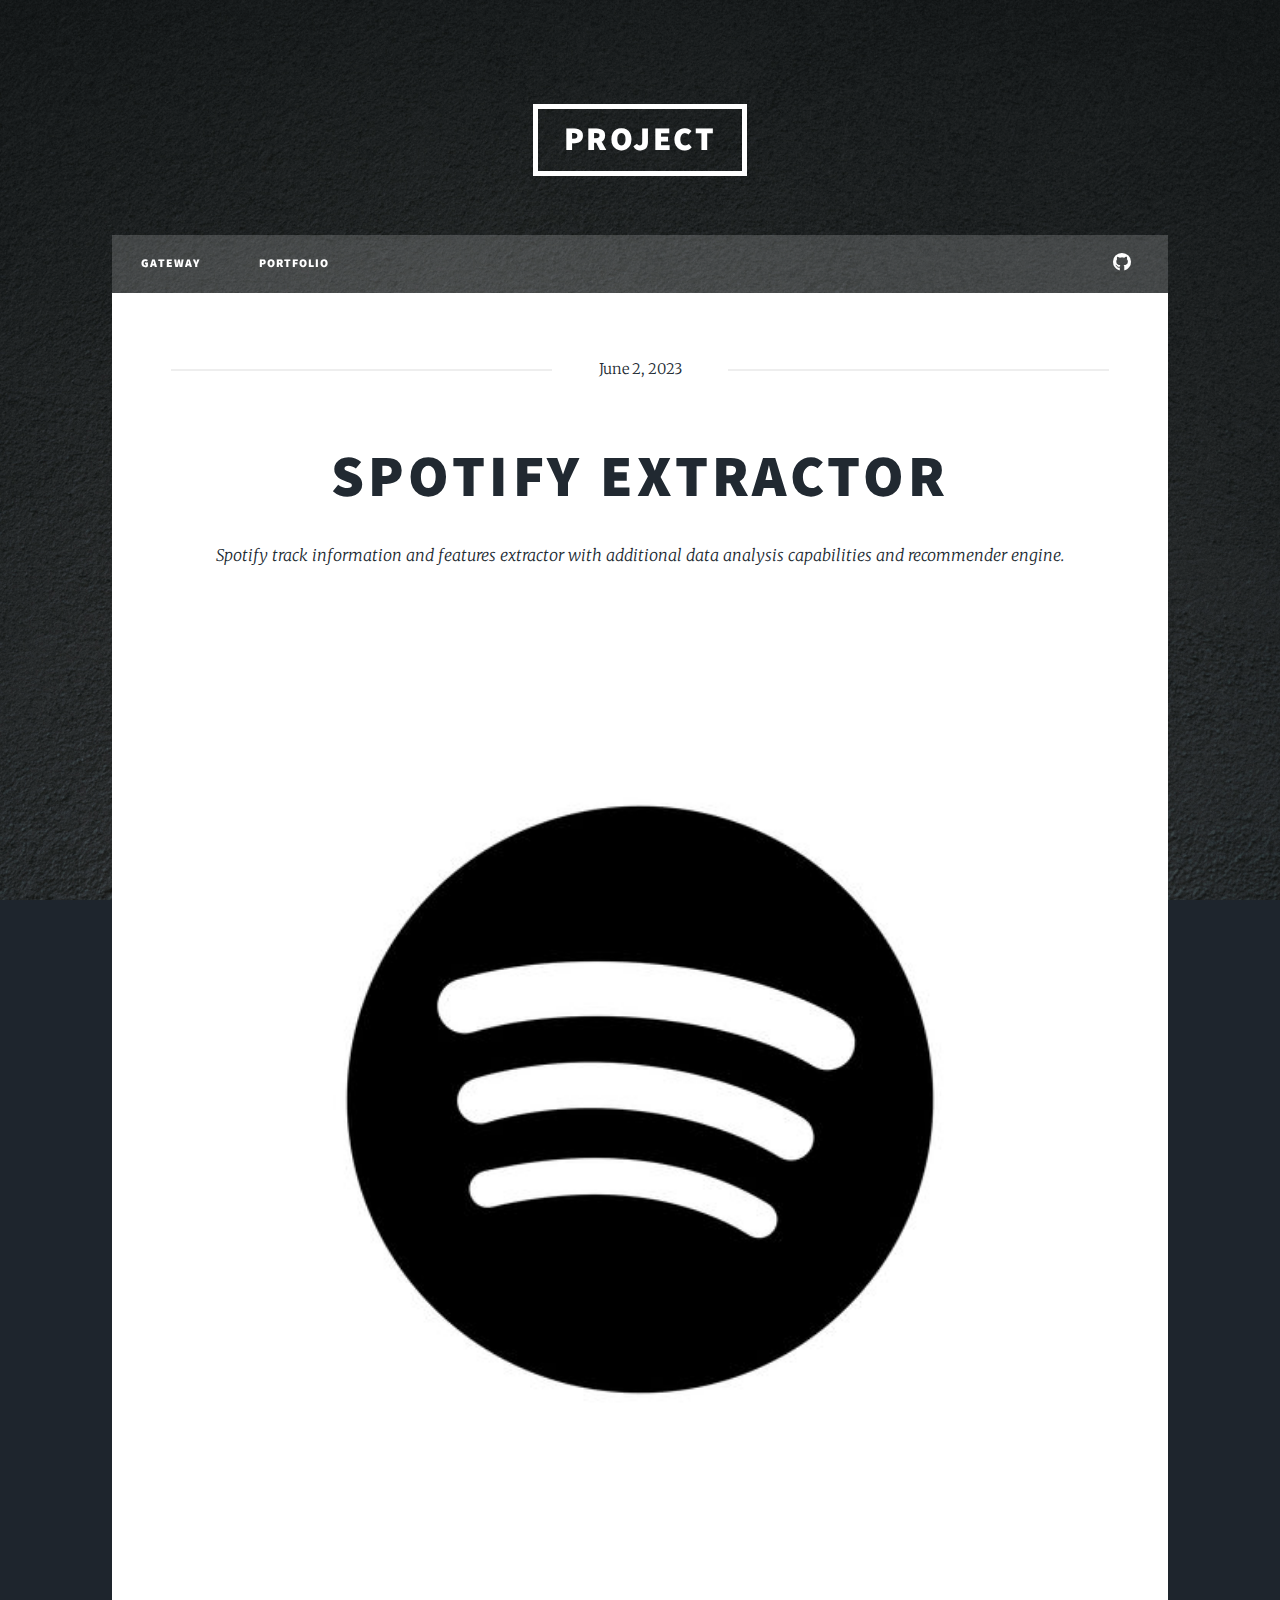
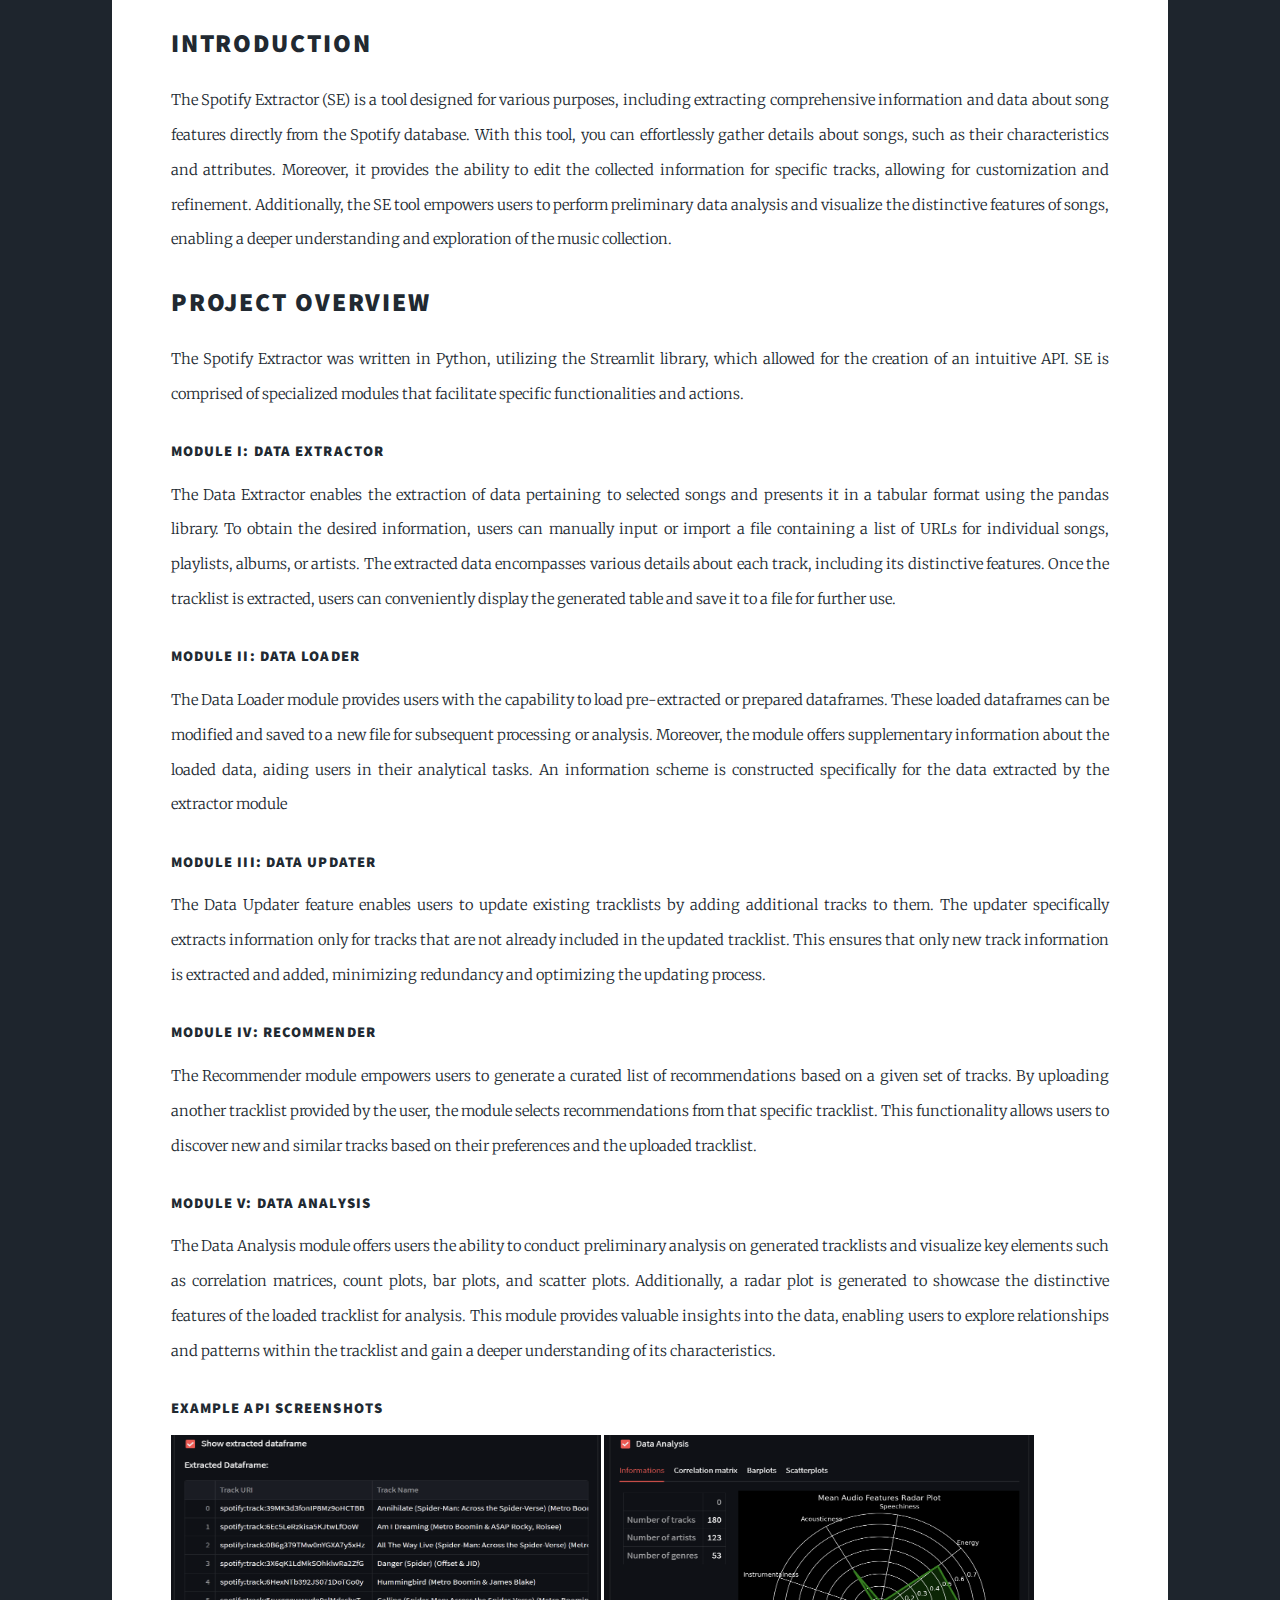
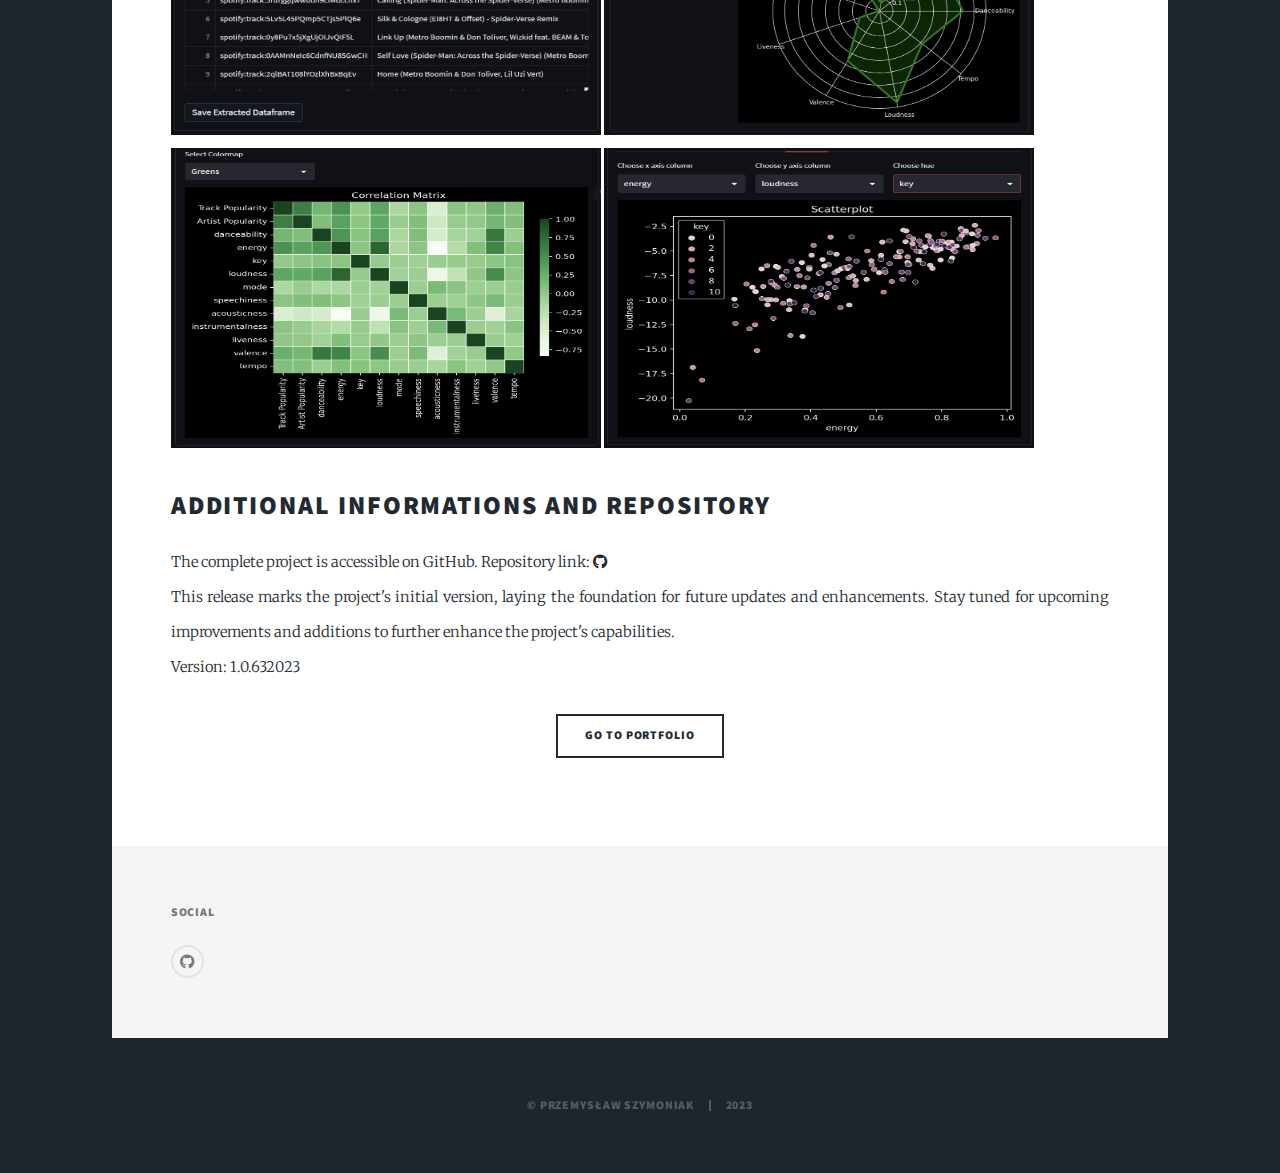
<file: Portfolio/SpotifyExtractorProjectPage.html>
<!DOCTYPE HTML>

<html>
	<head>
		<title>Spotify Extractor</title>
		<meta charset="utf-8" />
		<meta name="viewport" content="width=device-width, initial-scale=1, user-scalable=no" />
		<link rel="stylesheet" href="assets/css/main.css" />
		<noscript><link rel="stylesheet" href="assets/css/noscript.css" /></noscript>
	</head>
	<body class="is-preload">

		<!-- Wrapper -->
			<div id="wrapper">

				<!-- Header -->
					<header id="header">
						<a href="index.html" class="logo">Project</a>
					</header>

				<!-- Nav -->
					<nav id="nav">
						<ul class="links">
							<li><a href="/index.html">Gateway</a></li>
							<li><a href="/Portfolio/index.html">Portfolio</a></li>
						</ul>
						<ul class="icons">
							<li><a href="#" class="icon brands fa-github"><span class="label">GitHub</span></a></li>
						</ul>
					</nav>

				<!-- Main -->
					<div id="main">

						<!-- Post -->
							<section class="post">
								<header class="major">
									<span class="date">June 2, 2023</span>
									<h1>Spotify Extractor</h1>
									<p>Spotify track information and features extractor 
										with additional data analysis capabilities and 
										recommender engine.</p>
								</header>
								<div class="image main"><img src="images/SpotifyExtractorProjectLogo.jpg" alt="" /></div>
								<h2>Introduction</h2>
								<p>
									The Spotify Extractor (SE) is a tool designed for various 
									purposes, including extracting comprehensive information and data 
									about song features directly from the Spotify database. 
									With this tool, you can effortlessly gather details about songs, 
									such as their characteristics and attributes. Moreover, it 
									provides the ability to edit the collected information for 
									specific tracks, allowing for customization and refinement. 
									Additionally, the SE tool empowers users to perform preliminary 
									data analysis and visualize the distinctive features of songs, 
									enabling a deeper understanding and exploration of the music 
									collection.
								</p>
								<h2>Project Overview</h2>
								<p>
									The Spotify Extractor was written in Python, utilizing the 
									Streamlit library, which allowed for the creation of an intuitive 
									API. SE is comprised of specialized modules that facilitate 
									specific functionalities and actions.
								</p>
								<h4>Module I: Data Extractor</h4>
								<p>
									The Data Extractor enables the extraction of data pertaining 
									to selected songs and presents it in a tabular format using 
									the pandas library. To obtain the desired information, users 
									can manually input or import a file containing a list of URLs 
									for individual songs, playlists, albums, or artists. 
									The extracted data encompasses various details about each track, 
									including its distinctive features. Once the tracklist is extracted, 
									users can conveniently display the generated table and save it to a 
									file for further use.
								</p>
								<h4>Module II: Data Loader</h4>
								<p>
									The Data Loader module provides users with the capability to load 
									pre-extracted or prepared dataframes. These loaded dataframes can 
									be modified and saved to a new file for subsequent processing or 
									analysis. Moreover, the module offers supplementary information 
									about the loaded data, aiding users in their analytical tasks. 
									An information scheme is constructed specifically for the data 
									extracted by the extractor module
								</p>
								<h4>Module III: Data Updater</h4>
								<p>
									The Data Updater feature enables users to update existing 
									tracklists by adding additional tracks to them. The updater 
									specifically extracts information only for tracks that are 
									not already included in the updated tracklist. This ensures 
									that only new track information is extracted and added, 
									minimizing redundancy and optimizing the updating process.
								</p>
								<h4>Module IV: Recommender</h4>
								<p>
									The Recommender module empowers users to generate a curated 
									list of recommendations based on a given set of tracks. 
									By uploading another tracklist provided by the user, the 
									module selects recommendations from that specific tracklist. 
									This functionality allows users to discover new and similar 
									tracks based on their preferences and the uploaded tracklist.
								</p>
								<h4>Module V: Data Analysis</h4>
								<p>
									The Data Analysis module offers users the ability to conduct 
									preliminary analysis on generated tracklists and visualize 
									key elements such as correlation matrices, count plots, 
									bar plots, and scatter plots. Additionally, a radar plot 
									is generated to showcase the distinctive features of the 
									loaded tracklist for analysis. This module provides valuable 
									insights into the data, enabling users to explore relationships 
									and patterns within the tracklist and gain a deeper understanding 
									of its characteristics.
								</p>
								<h4>Example API screenshots</h4>
								<p>
									<img src="/Portfolio/images/Projectimg1.png" alt="" style="width:430px;height:300px;">
									<img src="/Portfolio/images/Projectimg2.png" alt="" style="width:430px;height:300px;"> <br />
									<img src="/Portfolio/images/Projectimg3.png" alt="" style="width:430px;height:300px;">
									<img src="/Portfolio/images/Projectimg4.png" alt="" style="width:430px;height:300px;">
								</p>
								<h2>Additional informations and Repository</h2>
								<p>The complete project is accessible on GitHub.
									Repository link: <a href="https://github.com/TheStructureNavigator/SpotifyExtractor" class="icon brands alt fa-github"><span class="label">GitHub</span></a><br />
									This release marks the project's initial version, 
									laying the foundation for future updates and enhancements. 
									Stay tuned for upcoming improvements and additions to 
									further enhance the project's capabilities. <br/>
									Version: 1.0.632023
								</p>
								<ul class="actions special">
									<li><a href="/Portfolio/index.html" class="button">Go to Portfolio</a></li>
								</ul>
							</section>

					</div>

				<!-- Footer -->
					<footer id="footer">
							<section>
								<h3>Social</h3>
								<ul class="icons alt">
									<li><a href="https://github.com/TheStructureNavigator" class="icon brands alt fa-github"><span class="label">GitHub</span></a></li>
								</ul>
							</section>
						</section>
					</footer>

				<!-- Copyright -->
					<div id="copyright">
						<ul><li>&copy; Przemysław Szymoniak</li><li>2023</li></ul>
					</div>

			</div>

		<!-- Scripts -->
			<script src="assets/js/jquery.min.js"></script>
			<script src="assets/js/jquery.scrollex.min.js"></script>
			<script src="assets/js/jquery.scrolly.min.js"></script>
			<script src="assets/js/browser.min.js"></script>
			<script src="assets/js/breakpoints.min.js"></script>
			<script src="assets/js/util.js"></script>
			<script src="assets/js/main.js"></script>

	</body>
</html>
</file>
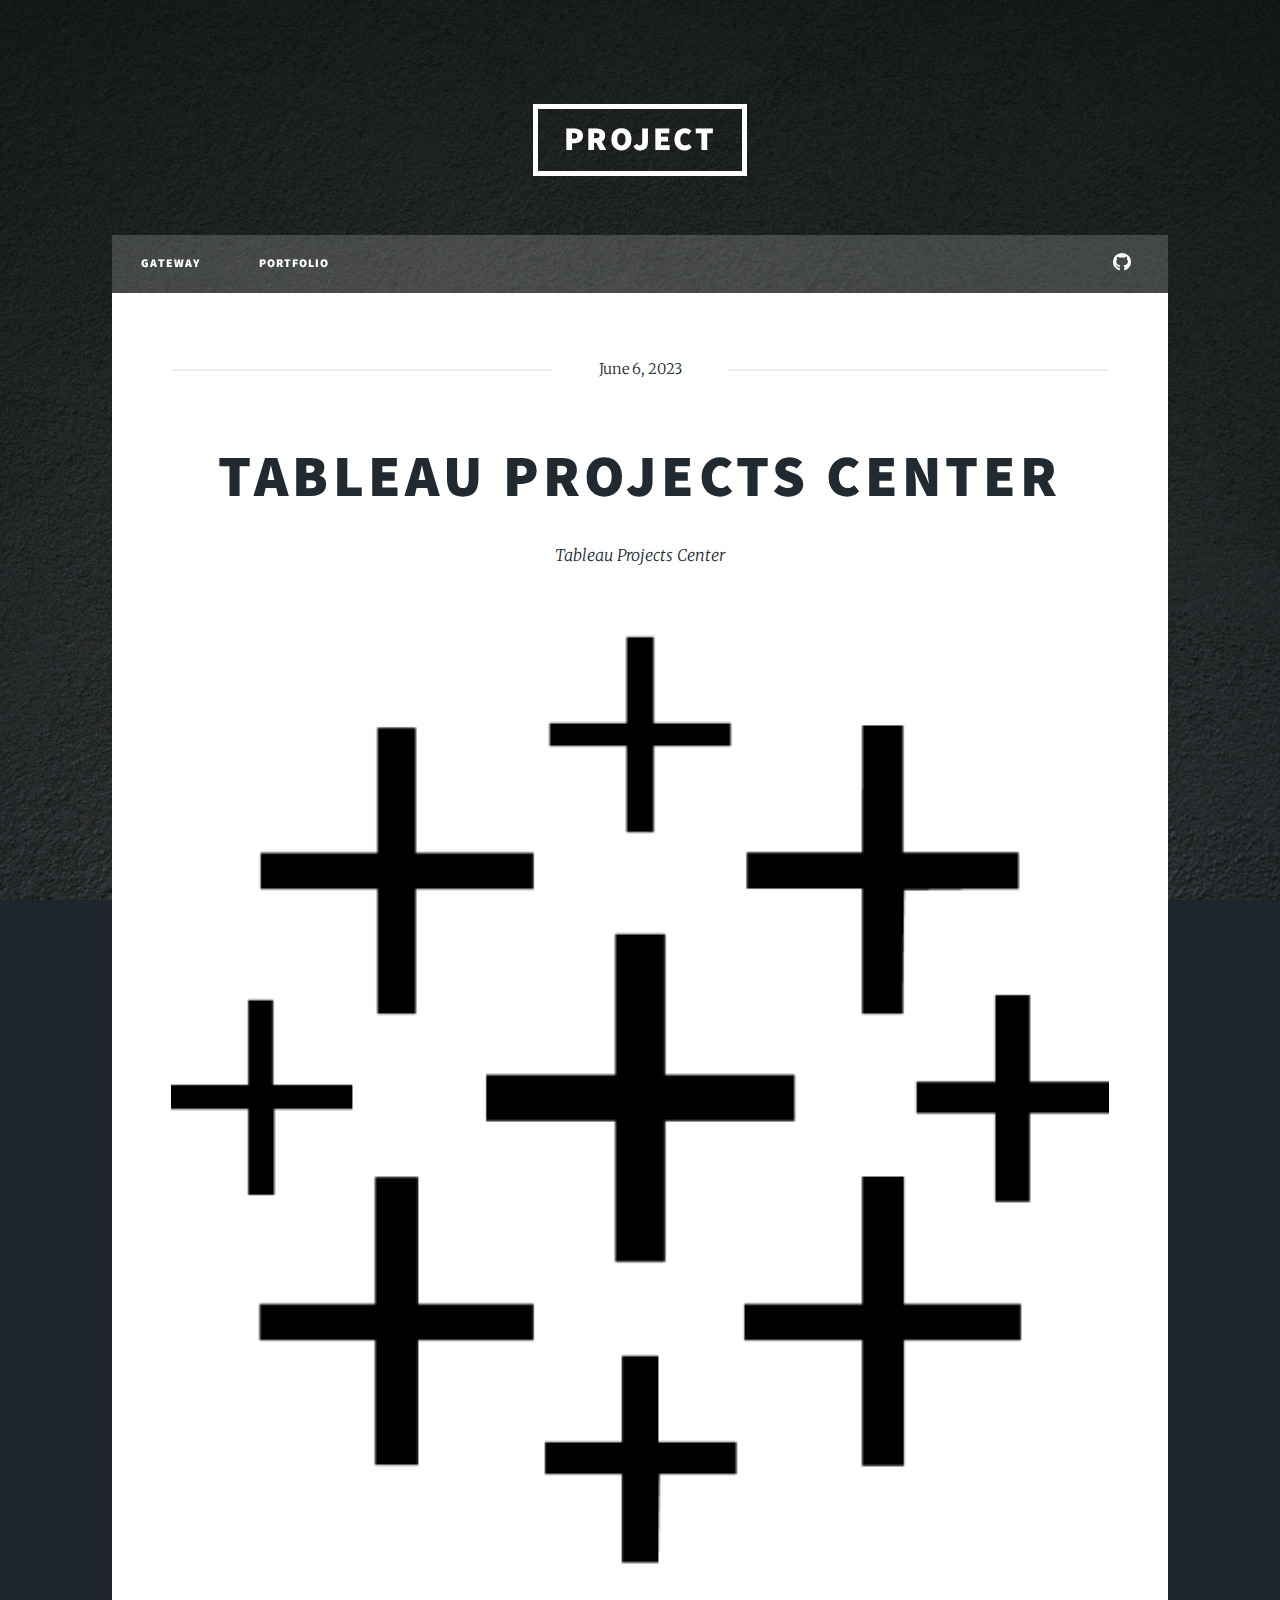
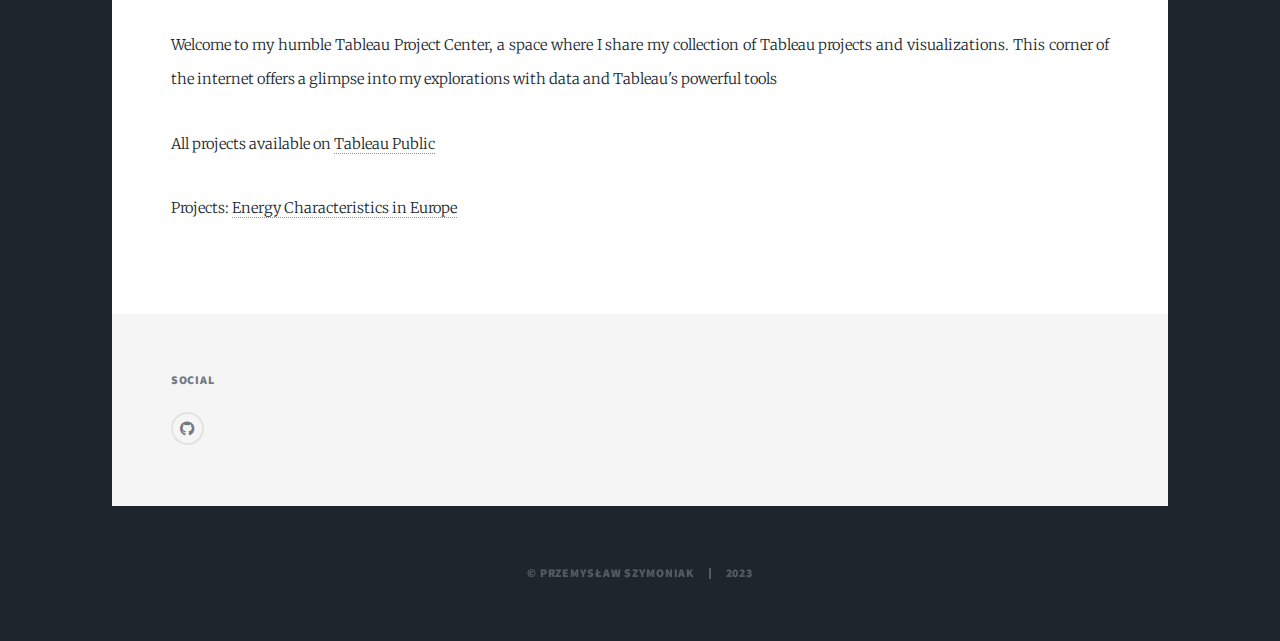
<file: Portfolio/TableauProjects.html>
<!DOCTYPE HTML>

<html>
	<head>
		<title>Tableau Projects</title>
		<meta charset="utf-8" />
		<meta name="viewport" content="width=device-width, initial-scale=1, user-scalable=no" />
		<link rel="stylesheet" href="assets/css/main.css" />
		<noscript><link rel="stylesheet" href="assets/css/noscript.css" /></noscript>
	</head>
	<body class="is-preload">

		<!-- Wrapper -->
			<div id="wrapper">

				<!-- Header -->
					<header id="header">
						<a href="index.html" class="logo">Project</a>
					</header>

				<!-- Nav -->
                <nav id="nav">
                    <ul class="links">
                        <li><a href="/index.html">Gateway</a></li>
                        <li><a href="/Portfolio/index.html">Portfolio</a></li>
                    </ul>
                    <ul class="icons">
                        <li><a href="#" class="icon brands fa-github"><span class="label">GitHub</span></a></li>
                    </ul>
                </nav>

				<!-- Main -->
					<div id="main">

						<!-- Post -->
							<section class="post">
								<header class="major">
									<span class="date">June 6, 2023</span>
									<h1>Tableau Projects Center</h1>
									<p>Tableau Projects Center</p>
								</header>
								<div class="image main"><img src="images/tableau.png" alt="" /></div>
								<p>Welcome to my humble Tableau Project Center, a space where I share my collection of Tableau projects and visualizations. This corner of the internet offers a glimpse into my explorations with data and Tableau's powerful tools</p>
                                <p>All projects available on <a href="https://public.tableau.com/app/profile/przemys.aw.szymoniak">Tableau Public</a></p>
                                <p>Projects: <a href="https://public.tableau.com/app/profile/przemys.aw.szymoniak/viz/EnergyConsumptionInEurope4/Dashboard1">Energy Characteristics in Europe</a></p>
                            </section>

					</div>

				<!-- Footer -->
                <footer id="footer">
                    <section>
                        <h3>Social</h3>
                        <ul class="icons alt">
                            <li><a href="https://github.com/TheStructureNavigator" class="icon brands alt fa-github"><span class="label">GitHub</span></a></li>
                        </ul>
                    </section>
                </section>
            </footer>

        <!-- Copyright -->
            <div id="copyright">
                <ul><li>&copy; Przemysław Szymoniak</li><li>2023</li></ul>
            </div>

    </div>

<!-- Scripts -->
    <script src="assets/js/jquery.min.js"></script>
    <script src="assets/js/jquery.scrollex.min.js"></script>
    <script src="assets/js/jquery.scrolly.min.js"></script>
    <script src="assets/js/browser.min.js"></script>
    <script src="assets/js/breakpoints.min.js"></script>
    <script src="assets/js/util.js"></script>
    <script src="assets/js/main.js"></script>

</body>

</html>
</file>
<file: assets/css/noscript.css>
/* BG */

	body.is-preload #bg:before {
		background-color: transparent;
	}

/* Header */

	body.is-preload #header {
		-moz-filter: none;
		-webkit-filter: none;
		-ms-filter: none;
		filter: none;
	}

		body.is-preload #header > * {
			opacity: 1;
		}

		body.is-preload #header .content .inner {
			max-height: none;
			padding: 3rem 2rem;
			opacity: 1;
		}

/* Main */

	#main article {
		opacity: 1;
		margin: 4rem 0 0 0;
	}
</file>
<file: assets/css/main.css>
@import url(fontawesome-all.min.css);
@import url("https://fonts.googleapis.com/css?family=Source+Sans+Pro:300italic,600italic,300,600");

/*
	Dimension by HTML5 UP
	html5up.net | @ajlkn
	Free for personal and commercial use under the CCA 3.0 license (html5up.net/license)
*/

html, body, div, span, applet, object,
iframe, h1, h2, h3, h4, h5, h6, p, blockquote,
pre, a, abbr, acronym, address, big, cite,
code, del, dfn, em, img, ins, kbd, q, s, samp,
small, strike, strong, sub, sup, tt, var, b,
u, i, center, dl, dt, dd, ol, ul, li, fieldset,
form, label, legend, table, caption, tbody,
tfoot, thead, tr, th, td, article, aside,
canvas, details, embed, figure, figcaption,
footer, header, hgroup, menu, nav, output, ruby,
section, summary, time, mark, audio, video {
	margin: 0;
	padding: 0;
	border: 0;
	font-size: 100%;
	font: inherit;
	vertical-align: baseline;}

article, aside, details, figcaption, figure,
footer, header, hgroup, menu, nav, section {
	display: block;}

body {
	line-height: 1;
}

ol, ul {
	list-style: none;
}

blockquote, q {
	quotes: none;
}

	blockquote:before, blockquote:after, q:before, q:after {
		content: '';
		content: none;
	}

table {
	border-collapse: collapse;
	border-spacing: 0;
}

body {
	-webkit-text-size-adjust: none;
}

mark {
	background-color: transparent;
	color: inherit;
}

input::-moz-focus-inner {
	border: 0;
	padding: 0;
}

input, select, textarea {
	-moz-appearance: none;
	-webkit-appearance: none;
	-ms-appearance: none;
	appearance: none;
}

/* Basic */

	@-ms-viewport {
		width: device-width;
	}

	@media screen and (max-width: 480px) {

		html, body {
			min-width: 320px;
		}

	}

	html {
		box-sizing: border-box;
	}

	*, *:before, *:after {
		box-sizing: inherit;
	}

	body {
		background: #1b1f22;
	}

		body.is-preload *, body.is-preload *:before, body.is-preload *:after {
			-moz-animation: none !important;
			-webkit-animation: none !important;
			-ms-animation: none !important;
			animation: none !important;
			-moz-transition: none !important;
			-webkit-transition: none !important;
			-ms-transition: none !important;
			transition: none !important;
		}

/* Type */

	html {
		font-size: 16pt;
	}

		@media screen and (max-width: 1680px) {

			html {
				font-size: 12pt;
			}

		}

		@media screen and (max-width: 736px) {

			html {
				font-size: 11pt;
			}

		}

		@media screen and (max-width: 360px) {

			html {
				font-size: 10pt;
			}

		}

	body, input, select, textarea {
		color: #ffffff;
		font-family: "Source Sans Pro", sans-serif;
		font-weight: 300;
		font-size: 1rem;
		line-height: 1.65;
	}

	a {
		-moz-transition: color 0.2s ease-in-out, background-color 0.2s ease-in-out, border-bottom-color 0.2s ease-in-out;
		-webkit-transition: color 0.2s ease-in-out, background-color 0.2s ease-in-out, border-bottom-color 0.2s ease-in-out;
		-ms-transition: color 0.2s ease-in-out, background-color 0.2s ease-in-out, border-bottom-color 0.2s ease-in-out;
		transition: color 0.2s ease-in-out, background-color 0.2s ease-in-out, border-bottom-color 0.2s ease-in-out;
		border-bottom: dotted 1px rgba(255, 255, 255, 0.5);
		text-decoration: none;
		color: inherit;
	}

		a:hover {
			border-bottom-color: transparent;
		}

	strong, b {
		color: #ffffff;
		font-weight: 600;
	}

	em, i {
		font-style: italic;
	}

	p {
		margin: 0 0 2rem 0;
	}

	h1, h2, h3, h4, h5, h6 {
		color: #ffffff;
		font-weight: 600;
		line-height: 1.5;
		margin: 0 0 1rem 0;
		text-transform: uppercase;
		letter-spacing: 0.2rem;
	}

		h1 a, h2 a, h3 a, h4 a, h5 a, h6 a {
			color: inherit;
			text-decoration: none;
		}

		h1.major, h2.major, h3.major, h4.major, h5.major, h6.major {
			border-bottom: solid 1px #ffffff;
			width: -moz-max-content;
			width: -webkit-max-content;
			width: -ms-max-content;
			width: max-content;
			padding-bottom: 0.5rem;
			margin: 0 0 2rem 0;
		}

	h1 {
		font-size: 2.25rem;
		line-height: 1.3;
		letter-spacing: 0.5rem;
	}

	h2 {
		font-size: 1.5rem;
		line-height: 1.4;
		letter-spacing: 0.5rem;
	}

	h3 {
		font-size: 1rem;
	}

	h4 {
		font-size: 0.8rem;
	}

	h5 {
		font-size: 0.7rem;
	}

	h6 {
		font-size: 0.6rem;
	}

	@media screen and (max-width: 736px) {

		h1 {
			font-size: 1.75rem;
			line-height: 1.4;
		}

		h2 {
			font-size: 1.25em;
			line-height: 1.5;
		}

	}

	sub {
		font-size: 0.8rem;
		position: relative;
		top: 0.5rem;
	}

	sup {
		font-size: 0.8rem;
		position: relative;
		top: -0.5rem;
	}

	blockquote {
		border-left: solid 4px #ffffff;
		font-style: italic;
		margin: 0 0 2rem 0;
		padding: 0.5rem 0 0.5rem 2rem;
	}

	code {
		background: rgba(255, 255, 255, 0.075);
		border-radius: 4px;
		font-family: "Courier New", monospace;
		font-size: 0.9rem;
		margin: 0 0.25rem;
		padding: 0.25rem 0.65rem;
	}

	pre {
		-webkit-overflow-scrolling: touch;
		font-family: "Courier New", monospace;
		font-size: 0.9rem;
		margin: 0 0 2rem 0;
	}

		pre code {
			display: block;
			line-height: 1.75;
			padding: 1rem 1.5rem;
			overflow-x: auto;
		}

	hr {
		border: 0;
		border-bottom: solid 1px #ffffff;
		margin: 2.75rem 0;
	}

	.align-left {
		text-align: left;
	}

	.align-center {
		text-align: center;
	}

	.align-right {
		text-align: right;
	}

/* Form */

	form {
		margin: 0 0 2rem 0;
	}

		form > :last-child {
			margin-bottom: 0;
		}

		form > .fields {
			display: -moz-flex;
			display: -webkit-flex;
			display: -ms-flex;
			display: flex;
			-moz-flex-wrap: wrap;
			-webkit-flex-wrap: wrap;
			-ms-flex-wrap: wrap;
			flex-wrap: wrap;
			width: calc(100% + 3rem);
			margin: -1.5rem 0 2rem -1.5rem;
		}

			form > .fields > .field {
				-moz-flex-grow: 0;
				-webkit-flex-grow: 0;
				-ms-flex-grow: 0;
				flex-grow: 0;
				-moz-flex-shrink: 0;
				-webkit-flex-shrink: 0;
				-ms-flex-shrink: 0;
				flex-shrink: 0;
				padding: 1.5rem 0 0 1.5rem;
				width: calc(100% - 1.5rem);
			}

				form > .fields > .field.half {
					width: calc(50% - 0.75rem);
				}

				form > .fields > .field.third {
					width: calc(100%/3 - 0.5rem);
				}

				form > .fields > .field.quarter {
					width: calc(25% - 0.375rem);
				}

		@media screen and (max-width: 480px) {

			form > .fields {
				width: calc(100% + 3rem);
				margin: -1.5rem 0 2rem -1.5rem;
			}

				form > .fields > .field {
					padding: 1.5rem 0 0 1.5rem;
					width: calc(100% - 1.5rem);
				}

					form > .fields > .field.half {
						width: calc(100% - 1.5rem);
					}

					form > .fields > .field.third {
						width: calc(100% - 1.5rem);
					}

					form > .fields > .field.quarter {
						width: calc(100% - 1.5rem);
					}

		}

	label {
		color: #ffffff;
		display: block;
		font-size: 0.8rem;
		font-weight: 300;
		letter-spacing: 0.2rem;
		line-height: 1.5;
		margin: 0 0 1rem 0;
		text-transform: uppercase;
	}

	input[type="text"],
	input[type="password"],
	input[type="email"],
	input[type="tel"],
	select,
	textarea {
		-moz-appearance: none;
		-webkit-appearance: none;
		-ms-appearance: none;
		appearance: none;
		-moz-transition: border-color 0.2s ease-in-out, box-shadow 0.2s ease-in-out, background-color 0.2s ease-in-out;
		-webkit-transition: border-color 0.2s ease-in-out, box-shadow 0.2s ease-in-out, background-color 0.2s ease-in-out;
		-ms-transition: border-color 0.2s ease-in-out, box-shadow 0.2s ease-in-out, background-color 0.2s ease-in-out;
		transition: border-color 0.2s ease-in-out, box-shadow 0.2s ease-in-out, background-color 0.2s ease-in-out;
		background-color: transparent;
		border-radius: 4px;
		border: solid 1px #ffffff;
		color: inherit;
		display: block;
		outline: 0;
		padding: 0 1rem;
		text-decoration: none;
		width: 100%;
	}

		input[type="text"]:invalid,
		input[type="password"]:invalid,
		input[type="email"]:invalid,
		input[type="tel"]:invalid,
		select:invalid,
		textarea:invalid {
			box-shadow: none;
		}

		input[type="text"]:focus,
		input[type="password"]:focus,
		input[type="email"]:focus,
		input[type="tel"]:focus,
		select:focus,
		textarea:focus {
			background: rgba(255, 255, 255, 0.075);
			border-color: #ffffff;
			box-shadow: 0 0 0 1px #ffffff;
		}

	select {
		background-image: url("data:image/svg+xml;charset=utf8,%3Csvg xmlns='http://www.w3.org/2000/svg' width='40' height='40' preserveAspectRatio='none' viewBox='0 0 40 40'%3E%3Cpath d='M9.4,12.3l10.4,10.4l10.4-10.4c0.2-0.2,0.5-0.4,0.9-0.4c0.3,0,0.6,0.1,0.9,0.4l3.3,3.3c0.2,0.2,0.4,0.5,0.4,0.9 c0,0.4-0.1,0.6-0.4,0.9L20.7,31.9c-0.2,0.2-0.5,0.4-0.9,0.4c-0.3,0-0.6-0.1-0.9-0.4L4.3,17.3c-0.2-0.2-0.4-0.5-0.4-0.9 c0-0.4,0.1-0.6,0.4-0.9l3.3-3.3c0.2-0.2,0.5-0.4,0.9-0.4S9.1,12.1,9.4,12.3z' fill='%23ffffff' /%3E%3C/svg%3E");
		background-size: 1.25rem;
		background-repeat: no-repeat;
		background-position: calc(100% - 1rem) center;
		height: 2.75rem;
		padding-right: 2.75rem;
		text-overflow: ellipsis;
	}

		select option {
			color: #ffffff;
			background: #1b1f22;
		}

		select:focus::-ms-value {
			background-color: transparent;
		}

		select::-ms-expand {
			display: none;
		}

	input[type="text"],
	input[type="password"],
	input[type="email"],
	select {
		height: 2.75rem;
	}

	textarea {
		padding: 0.75rem 1rem;
	}

	input[type="checkbox"],
	input[type="radio"] {
		-moz-appearance: none;
		-webkit-appearance: none;
		-ms-appearance: none;
		appearance: none;
		display: block;
		float: left;
		margin-right: -2rem;
		opacity: 0;
		width: 1rem;
		z-index: -1;
	}

		input[type="checkbox"] + label,
		input[type="radio"] + label {
			text-decoration: none;
			-moz-user-select: none;
			-webkit-user-select: none;
			-ms-user-select: none;
			user-select: none;
			color: #ffffff;
			cursor: pointer;
			display: inline-block;
			font-size: 0.8rem;
			font-weight: 300;
			margin: 0 0 0.5rem 0;
			padding-left: 2.65rem;
			padding-right: 0.75rem;
			position: relative;
		}

			input[type="checkbox"] + label:before,
			input[type="radio"] + label:before {
				-moz-osx-font-smoothing: grayscale;
				-webkit-font-smoothing: antialiased;
				display: inline-block;
				font-style: normal;
				font-variant: normal;
				text-rendering: auto;
				line-height: 1;
				text-transform: none !important;
				font-family: 'Font Awesome 5 Free';
				font-weight: 900;
			}

			input[type="checkbox"] + label:before,
			input[type="radio"] + label:before {
				-moz-transition: border-color 0.2s ease-in-out, box-shadow 0.2s ease-in-out, background-color 0.2s ease-in-out;
				-webkit-transition: border-color 0.2s ease-in-out, box-shadow 0.2s ease-in-out, background-color 0.2s ease-in-out;
				-ms-transition: border-color 0.2s ease-in-out, box-shadow 0.2s ease-in-out, background-color 0.2s ease-in-out;
				transition: border-color 0.2s ease-in-out, box-shadow 0.2s ease-in-out, background-color 0.2s ease-in-out;
				border-radius: 4px;
				border: solid 1px #ffffff;
				content: '';
				display: inline-block;
				height: 1.65rem;
				left: 0;
				line-height: 1.65rem;
				position: absolute;
				text-align: center;
				top: -0.15rem;
				width: 1.65rem;
			}

		input[type="checkbox"]:checked + label:before,
		input[type="radio"]:checked + label:before {
			background: #ffffff !important;
			border-color: #ffffff !important;
			color: #1b1f22;
			content: '\f00c';
		}

		input[type="checkbox"]:focus + label:before,
		input[type="radio"]:focus + label:before {
			background: rgba(255, 255, 255, 0.075);
			border-color: #ffffff;
			box-shadow: 0 0 0 1px #ffffff;
		}

	input[type="checkbox"] + label:before {
		border-radius: 4px;
	}

	input[type="radio"] + label:before {
		border-radius: 100%;
	}

	::-webkit-input-placeholder {
		color: rgba(255, 255, 255, 0.5) !important;
		opacity: 1.0;
	}

	:-moz-placeholder {
		color: rgba(255, 255, 255, 0.5) !important;
		opacity: 1.0;
	}

	::-moz-placeholder {
		color: rgba(255, 255, 255, 0.5) !important;
		opacity: 1.0;
	}

	:-ms-input-placeholder {
		color: rgba(255, 255, 255, 0.5) !important;
		opacity: 1.0;
	}

	.formerize-placeholder {
		color: rgba(255, 255, 255, 0.5) !important;
		opacity: 1.0;
	}

/* Box */

	.box {
		border-radius: 4px;
		border: solid 1px #ffffff;
		margin-bottom: 2rem;
		padding: 1.5em;
	}

		.box > :last-child,
		.box > :last-child > :last-child,
		.box > :last-child > :last-child > :last-child {
			margin-bottom: 0;
		}

		.box.alt {
			border: 0;
			border-radius: 0;
			padding: 0;
		}

/* Icon */

	.icon {
		text-decoration: none;
		border-bottom: none;
		position: relative;
	}

		.icon:before {
			-moz-osx-font-smoothing: grayscale;
			-webkit-font-smoothing: antialiased;
			display: inline-block;
			font-style: normal;
			font-variant: normal;
			text-rendering: auto;
			line-height: 1;
			text-transform: none !important;
			font-family: 'Font Awesome 5 Free';
			font-weight: 400;
		}

		.icon > .label {
			display: none;
		}

		.icon:before {
			line-height: inherit;
		}

		.icon.solid:before {
			font-weight: 900;
		}

		.icon.brands:before {
			font-family: 'Font Awesome 5 Brands';
		}

/* Image */

	.image {
		border-radius: 4px;
		border: 0;
		display: inline-block;
		position: relative;
	}

		.image:before {
			pointer-events: none;
			background-image: url("../../images/overlay.png");
			background-color: rgba(19, 21, 25, 0.5);
			border-radius: 4px;
			content: '';
			display: block;
			height: 100%;
			left: 0;
			opacity: 0.5;
			position: absolute;
			top: 0;
			width: 100%;
		}

		.image img {
			border-radius: 4px;
			display: block;
		}

		.image.left, .image.right {
			max-width: 40%;
		}

			.image.left img, .image.right img {
				width: 100%;
			}

		.image.left {
			float: left;
			padding: 0 1.5em 1em 0;
			top: 0.25em;
		}

		.image.right {
			float: right;
			padding: 0 0 1em 1.5em;
			top: 0.25em;
		}

		.image.fit {
			display: block;
			margin: 0 0 2rem 0;
			width: 100%;
		}

			.image.fit img {
				width: 100%;
			}

		.image.main {
			display: block;
			margin: 2.5rem 0;
			width: 100%;
		}

			.image.main img {
				width: 100%;
			}

		@media screen and (max-width: 736px) {

			.image.main {
				margin: 2rem 0;
			}

		}

		@media screen and (max-width: 480px) {

			.image.main {
				margin: 1.5rem 0;
			}

		}

/* List */

	ol {
		list-style: decimal;
		margin: 0 0 2rem 0;
		padding-left: 1.25em;
	}

		ol li {
			padding-left: 0.25em;
		}

	ul {
		list-style: disc;
		margin: 0 0 2rem 0;
		padding-left: 1em;
	}

		ul li {
			padding-left: 0.5em;
		}

		ul.alt {
			list-style: none;
			padding-left: 0;
		}

			ul.alt li {
				border-top: solid 1px #ffffff;
				padding: 0.5em 0;
			}

				ul.alt li:first-child {
					border-top: 0;
					padding-top: 0;
				}

	dl {
		margin: 0 0 2rem 0;
	}

		dl dt {
			display: block;
			font-weight: 600;
			margin: 0 0 1rem 0;
		}

		dl dd {
			margin-left: 2rem;
		}

/* Actions */

	ul.actions {
		display: -moz-flex;
		display: -webkit-flex;
		display: -ms-flex;
		display: flex;
		cursor: default;
		list-style: none;
		margin-left: -1rem;
		padding-left: 0;
	}

		ul.actions li {
			padding: 0 0 0 1rem;
			vertical-align: middle;
		}

		ul.actions.special {
			-moz-justify-content: center;
			-webkit-justify-content: center;
			-ms-justify-content: center;
			justify-content: center;
			width: 100%;
			margin-left: 0;
		}

			ul.actions.special li:first-child {
				padding-left: 0;
			}

		ul.actions.stacked {
			-moz-flex-direction: column;
			-webkit-flex-direction: column;
			-ms-flex-direction: column;
			flex-direction: column;
			margin-left: 0;
		}

			ul.actions.stacked li {
				padding: 1.3rem 0 0 0;
			}

				ul.actions.stacked li:first-child {
					padding-top: 0;
				}

		ul.actions.fit {
			width: calc(100% + 1rem);
		}

			ul.actions.fit li {
				-moz-flex-grow: 1;
				-webkit-flex-grow: 1;
				-ms-flex-grow: 1;
				flex-grow: 1;
				-moz-flex-shrink: 1;
				-webkit-flex-shrink: 1;
				-ms-flex-shrink: 1;
				flex-shrink: 1;
				width: 100%;
			}

				ul.actions.fit li > * {
					width: 100%;
				}

			ul.actions.fit.stacked {
				width: 100%;
			}

		@media screen and (max-width: 480px) {

			ul.actions:not(.fixed) {
				-moz-flex-direction: column;
				-webkit-flex-direction: column;
				-ms-flex-direction: column;
				flex-direction: column;
				margin-left: 0;
				width: 100% !important;
			}

				ul.actions:not(.fixed) li {
					-moz-flex-grow: 1;
					-webkit-flex-grow: 1;
					-ms-flex-grow: 1;
					flex-grow: 1;
					-moz-flex-shrink: 1;
					-webkit-flex-shrink: 1;
					-ms-flex-shrink: 1;
					flex-shrink: 1;
					padding: 1rem 0 0 0;
					text-align: center;
					width: 100%;
				}

					ul.actions:not(.fixed) li > * {
						width: 100%;
					}

					ul.actions:not(.fixed) li:first-child {
						padding-top: 0;
					}

					ul.actions:not(.fixed) li input[type="submit"],
					ul.actions:not(.fixed) li input[type="reset"],
					ul.actions:not(.fixed) li input[type="button"],
					ul.actions:not(.fixed) li button,
					ul.actions:not(.fixed) li .button {
						width: 100%;
					}

						ul.actions:not(.fixed) li input[type="submit"].icon:before,
						ul.actions:not(.fixed) li input[type="reset"].icon:before,
						ul.actions:not(.fixed) li input[type="button"].icon:before,
						ul.actions:not(.fixed) li button.icon:before,
						ul.actions:not(.fixed) li .button.icon:before {
							margin-left: -0.5em;
						}

		}

/* Icons */

	ul.icons {
		cursor: default;
		list-style: none;
		padding-left: 0;
	}

		ul.icons li {
			display: inline-block;
			padding: 0 0.75em 0 0;
		}

			ul.icons li:last-child {
				padding-right: 0;
			}

			ul.icons li a {
				border-radius: 100%;
				box-shadow: inset 0 0 0 1px #ffffff;
				display: inline-block;
				height: 2.25rem;
				line-height: 2.25rem;
				text-align: center;
				width: 2.25rem;
			}

				ul.icons li a:hover {
					background-color: rgba(255, 255, 255, 0.075);
				}

				ul.icons li a:active {
					background-color: rgba(255, 255, 255, 0.175);
				}

/* Table */

	.table-wrapper {
		-webkit-overflow-scrolling: touch;
		overflow-x: auto;
	}

	table {
		margin: 0 0 2rem 0;
		width: 100%;
	}

		table tbody tr {
			border: solid 1px #ffffff;
			border-left: 0;
			border-right: 0;
		}

			table tbody tr:nth-child(2n + 1) {
				background-color: rgba(255, 255, 255, 0.075);
			}

		table td {
			padding: 0.75em 0.75em;
		}

		table th {
			color: #ffffff;
			font-size: 0.9em;
			font-weight: 600;
			padding: 0 0.75em 0.75em 0.75em;
			text-align: left;
		}

		table thead {
			border-bottom: solid 2px #ffffff;
		}

		table tfoot {
			border-top: solid 2px #ffffff;
		}

		table.alt {
			border-collapse: separate;
		}

			table.alt tbody tr td {
				border: solid 1px #ffffff;
				border-left-width: 0;
				border-top-width: 0;
			}

				table.alt tbody tr td:first-child {
					border-left-width: 1px;
				}

			table.alt tbody tr:first-child td {
				border-top-width: 1px;
			}

			table.alt thead {
				border-bottom: 0;
			}

			table.alt tfoot {
				border-top: 0;
			}

/* Button */

	input[type="submit"],
	input[type="reset"],
	input[type="button"],
	button,
	.button {
		-moz-appearance: none;
		-webkit-appearance: none;
		-ms-appearance: none;
		appearance: none;
		-moz-transition: background-color 0.2s ease-in-out, color 0.2s ease-in-out;
		-webkit-transition: background-color 0.2s ease-in-out, color 0.2s ease-in-out;
		-ms-transition: background-color 0.2s ease-in-out, color 0.2s ease-in-out;
		transition: background-color 0.2s ease-in-out, color 0.2s ease-in-out;
		background-color: transparent;
		border-radius: 4px;
		border: 0;
		box-shadow: inset 0 0 0 1px #ffffff;
		color: #ffffff !important;
		cursor: pointer;
		display: inline-block;
		font-size: 0.8rem;
		font-weight: 300;
		height: 2.75rem;
		letter-spacing: 0.2rem;
		line-height: 2.75rem;
		outline: 0;
		padding: 0 1.25rem 0 1.35rem;
		text-align: center;
		text-decoration: none;
		text-transform: uppercase;
		white-space: nowrap;
	}

		input[type="submit"]:hover,
		input[type="reset"]:hover,
		input[type="button"]:hover,
		button:hover,
		.button:hover {
			background-color: rgba(255, 255, 255, 0.075);
		}

		input[type="submit"]:active,
		input[type="reset"]:active,
		input[type="button"]:active,
		button:active,
		.button:active {
			background-color: rgba(255, 255, 255, 0.175);
		}

		input[type="submit"].icon:before,
		input[type="reset"].icon:before,
		input[type="button"].icon:before,
		button.icon:before,
		.button.icon:before {
			margin-right: 0.5em;
		}

		input[type="submit"].fit,
		input[type="reset"].fit,
		input[type="button"].fit,
		button.fit,
		.button.fit {
			width: 100%;
		}

		input[type="submit"].small,
		input[type="reset"].small,
		input[type="button"].small,
		button.small,
		.button.small {
			font-size: 0.6rem;
			height: 2.0625rem;
			line-height: 2.0625rem;
		}

		input[type="submit"].primary,
		input[type="reset"].primary,
		input[type="button"].primary,
		button.primary,
		.button.primary {
			background-color: #ffffff;
			color: #1b1f22 !important;
			font-weight: 600;
		}

		input[type="submit"].disabled, input[type="submit"]:disabled,
		input[type="reset"].disabled,
		input[type="reset"]:disabled,
		input[type="button"].disabled,
		input[type="button"]:disabled,
		button.disabled,
		button:disabled,
		.button.disabled,
		.button:disabled {
			pointer-events: none;
			cursor: default;
			opacity: 0.25;
		}

	input[type="submit"],
	input[type="reset"],
	input[type="button"],
	button {
		line-height: calc(2.75rem - 2px);
	}

/* BG */

	#bg {
		-moz-transform: scale(1.0);
		-webkit-transform: scale(1.0);
		-ms-transform: scale(1.0);
		transform: scale(1.0);
		-webkit-backface-visibility: hidden;
		position: fixed;
		top: 0;
		left: 0;
		width: 100%;
		height: 100vh;
		z-index: 1;
	}

		#bg:before, #bg:after {
			content: '';
			display: block;
			position: absolute;
			top: 0;
			left: 0;
			width: 100%;
			height: 100%;
		}

		#bg:before {
			-moz-transition: background-color 2.5s ease-in-out;
			-webkit-transition: background-color 2.5s ease-in-out;
			-ms-transition: background-color 2.5s ease-in-out;
			transition: background-color 2.5s ease-in-out;
			-moz-transition-delay: 0.75s;
			-webkit-transition-delay: 0.75s;
			-ms-transition-delay: 0.75s;
			transition-delay: 0.75s;
			background-image: linear-gradient(to top, rgba(19, 21, 25, 0.5), rgba(19, 21, 25, 0.5)), url("../../images/overlay.png");
			background-size: auto,
 256px 256px;
			background-position: center,
 center;
			background-repeat: no-repeat,
 repeat;
			z-index: 2;
		}

		#bg:after {
			-moz-transform: scale(1.125);
			-webkit-transform: scale(1.125);
			-ms-transform: scale(1.125);
			transform: scale(1.125);
			-moz-transition: -moz-transform 0.325s ease-in-out, -moz-filter 0.325s ease-in-out;
			-webkit-transition: -webkit-transform 0.325s ease-in-out, -webkit-filter 0.325s ease-in-out;
			-ms-transition: -ms-transform 0.325s ease-in-out, -ms-filter 0.325s ease-in-out;
			transition: transform 0.325s ease-in-out, filter 0.325s ease-in-out;
			background-image: url("../../images/mnt.jpg");
			background-position: center;
			background-size: cover;
			background-repeat: no-repeat;
			z-index: 1;
		}

		body.is-article-visible #bg:after {
			-moz-transform: scale(1.0825);
			-webkit-transform: scale(1.0825);
			-ms-transform: scale(1.0825);
			transform: scale(1.0825);
			-moz-filter: blur(0.2rem);
			-webkit-filter: blur(0.2rem);
			-ms-filter: blur(0.2rem);
			filter: blur(0.2rem);
		}

		body.is-preload #bg:before {
			background-color: #000000;
		}

/* Wrapper */

	#wrapper {
		display: -moz-flex;
		display: -webkit-flex;
		display: -ms-flex;
		display: flex;
		-moz-flex-direction: column;
		-webkit-flex-direction: column;
		-ms-flex-direction: column;
		flex-direction: column;
		-moz-align-items: center;
		-webkit-align-items: center;
		-ms-align-items: center;
		align-items: center;
		-moz-justify-content: space-between;
		-webkit-justify-content: space-between;
		-ms-justify-content: space-between;
		justify-content: space-between;
		position: relative;
		min-height: 100vh;
		width: 100%;
		padding: 4rem 2rem;
		z-index: 3;
	}

		#wrapper:before {
			content: '';
			display: block;
		}

		@media screen and (max-width: 1680px) {

			#wrapper {
				padding: 3rem 2rem;
			}

		}

		@media screen and (max-width: 736px) {

			#wrapper {
				padding: 2rem 1rem;
			}

		}

		@media screen and (max-width: 480px) {

			#wrapper {
				padding: 1rem;
			}

		}

/* Header */

	#header {
		display: -moz-flex;
		display: -webkit-flex;
		display: -ms-flex;
		display: flex;
		-moz-flex-direction: column;
		-webkit-flex-direction: column;
		-ms-flex-direction: column;
		flex-direction: column;
		-moz-align-items: center;
		-webkit-align-items: center;
		-ms-align-items: center;
		align-items: center;
		-moz-transition: -moz-transform 0.325s ease-in-out, -moz-filter 0.325s ease-in-out, opacity 0.325s ease-in-out;
		-webkit-transition: -webkit-transform 0.325s ease-in-out, -webkit-filter 0.325s ease-in-out, opacity 0.325s ease-in-out;
		-ms-transition: -ms-transform 0.325s ease-in-out, -ms-filter 0.325s ease-in-out, opacity 0.325s ease-in-out;
		transition: transform 0.325s ease-in-out, filter 0.325s ease-in-out, opacity 0.325s ease-in-out;
		background-image: -moz-radial-gradient(rgba(0, 0, 0, 0.25) 25%, rgba(0, 0, 0, 0) 55%);
		background-image: -webkit-radial-gradient(rgba(0, 0, 0, 0.25) 25%, rgba(0, 0, 0, 0) 55%);
		background-image: -ms-radial-gradient(rgba(0, 0, 0, 0.25) 25%, rgba(0, 0, 0, 0) 55%);
		background-image: radial-gradient(rgba(0, 0, 0, 0.25) 25%, rgba(0, 0, 0, 0) 55%);
		max-width: 100%;
		text-align: center;
	}

		#header > * {
			-moz-transition: opacity 0.325s ease-in-out;
			-webkit-transition: opacity 0.325s ease-in-out;
			-ms-transition: opacity 0.325s ease-in-out;
			transition: opacity 0.325s ease-in-out;
			position: relative;
			margin-top: 3.5rem;
		}

			#header > *:before {
				content: '';
				display: block;
				position: absolute;
				top: calc(-3.5rem - 1px);
				left: calc(50% - 1px);
				width: 1px;
				height: calc(3.5rem + 1px);
				background: #ffffff;
			}

		#header > :first-child {
			margin-top: 0;
		}

			#header > :first-child:before {
				display: none;
			}

		#header .logo {
			width: 5.5rem;
			height: 5.5rem;
			line-height: 5.5rem;
			border: solid 1px #ffffff;
			border-radius: 100%;
		}

			#header .logo .icon:before {
				font-size: 2rem;
			}

		#header .content {
			border-style: solid;
			border-color: #ffffff;
			border-top-width: 1px;
			border-bottom-width: 1px;
			max-width: 100%;
		}

			#header .content .inner {
				-moz-transition: max-height 0.75s ease, padding 0.75s ease, opacity 0.325s ease-in-out;
				-webkit-transition: max-height 0.75s ease, padding 0.75s ease, opacity 0.325s ease-in-out;
				-ms-transition: max-height 0.75s ease, padding 0.75s ease, opacity 0.325s ease-in-out;
				transition: max-height 0.75s ease, padding 0.75s ease, opacity 0.325s ease-in-out;
				-moz-transition-delay: 0.25s;
				-webkit-transition-delay: 0.25s;
				-ms-transition-delay: 0.25s;
				transition-delay: 0.25s;
				padding: 3rem 2rem;
				max-height: 40rem;
				overflow: hidden;
			}

				#header .content .inner > :last-child {
					margin-bottom: 0;
				}

			#header .content p {
				text-transform: uppercase;
				letter-spacing: 0.2rem;
				font-size: 0.8rem;
				line-height: 2;
			}

		#header nav ul {
			display: -moz-flex;
			display: -webkit-flex;
			display: -ms-flex;
			display: flex;
			margin-bottom: 0;
			list-style: none;
			padding-left: 0;
			border: solid 1px #ffffff;
			border-radius: 4px;
		}

			#header nav ul li {
				padding-left: 0;
				border-left: solid 1px #ffffff;
			}

				#header nav ul li:first-child {
					border-left: 0;
				}

				#header nav ul li a {
					display: block;
					min-width: 7.5rem;
					height: 2.75rem;
					line-height: 2.75rem;
					padding: 0 1.25rem 0 1.45rem;
					text-transform: uppercase;
					letter-spacing: 0.2rem;
					font-size: 0.8rem;
					border-bottom: 0;
				}

					#header nav ul li a:hover {
						background-color: rgba(255, 255, 255, 0.075);
					}

					#header nav ul li a:active {
						background-color: rgba(255, 255, 255, 0.175);
					}

		#header nav.use-middle:after {
			content: '';
			display: block;
			position: absolute;
			top: 0;
			left: calc(50% - 1px);
			width: 1px;
			height: 100%;
			background: #ffffff;
		}

		#header nav.use-middle ul li.is-middle {
			border-left: 0;
		}

		body.is-article-visible #header {
			-moz-transform: scale(0.95);
			-webkit-transform: scale(0.95);
			-ms-transform: scale(0.95);
			transform: scale(0.95);
			-moz-filter: blur(0.1rem);
			-webkit-filter: blur(0.1rem);
			-ms-filter: blur(0.1rem);
			filter: blur(0.1rem);
			opacity: 0;
		}

		body.is-preload #header {
			-moz-filter: blur(0.125rem);
			-webkit-filter: blur(0.125rem);
			-ms-filter: blur(0.125rem);
			filter: blur(0.125rem);
		}

			body.is-preload #header > * {
				opacity: 0;
			}

			body.is-preload #header .content .inner {
				max-height: 0;
				padding-top: 0;
				padding-bottom: 0;
				opacity: 0;
			}

		@media screen and (max-width: 980px) {

			#header .content p br {
				display: none;
			}

		}

		@media screen and (max-width: 736px) {

			#header > * {
				margin-top: 2rem;
			}

				#header > *:before {
					top: calc(-2rem - 1px);
					height: calc(2rem + 1px);
				}

			#header .logo {
				width: 4.75rem;
				height: 4.75rem;
				line-height: 4.75rem;
			}

				#header .logo .icon:before {
					font-size: 1.75rem;
				}

			#header .content .inner {
				padding: 2.5rem 1rem;
			}

			#header .content p {
				line-height: 1.875;
			}

		}

		@media screen and (max-width: 480px) {

			#header {
				padding: 1.5rem 0;
			}

				#header .content .inner {
					padding: 2.5rem 0;
				}

				#header nav ul {
					-moz-flex-direction: column;
					-webkit-flex-direction: column;
					-ms-flex-direction: column;
					flex-direction: column;
					min-width: 10rem;
					max-width: 100%;
				}

					#header nav ul li {
						border-left: 0;
						border-top: solid 1px #ffffff;
					}

						#header nav ul li:first-child {
							border-top: 0;
						}

						#header nav ul li a {
							height: 3rem;
							line-height: 3rem;
							min-width: 0;
							width: 100%;
						}

				#header nav.use-middle:after {
					display: none;
				}

		}

/* Main */

	#main {
		-moz-flex-grow: 1;
		-webkit-flex-grow: 1;
		-ms-flex-grow: 1;
		flex-grow: 1;
		-moz-flex-shrink: 1;
		-webkit-flex-shrink: 1;
		-ms-flex-shrink: 1;
		flex-shrink: 1;
		display: -moz-flex;
		display: -webkit-flex;
		display: -ms-flex;
		display: flex;
		-moz-align-items: center;
		-webkit-align-items: center;
		-ms-align-items: center;
		align-items: center;
		-moz-justify-content: center;
		-webkit-justify-content: center;
		-ms-justify-content: center;
		justify-content: center;
		-moz-flex-direction: column;
		-webkit-flex-direction: column;
		-ms-flex-direction: column;
		flex-direction: column;
		position: relative;
		max-width: 100%;
		z-index: 3;
	}

		#main article {
			-moz-transform: translateY(0.25rem);
			-webkit-transform: translateY(0.25rem);
			-ms-transform: translateY(0.25rem);
			transform: translateY(0.25rem);
			-moz-transition: opacity 0.325s ease-in-out, -moz-transform 0.325s ease-in-out;
			-webkit-transition: opacity 0.325s ease-in-out, -webkit-transform 0.325s ease-in-out;
			-ms-transition: opacity 0.325s ease-in-out, -ms-transform 0.325s ease-in-out;
			transition: opacity 0.325s ease-in-out, transform 0.325s ease-in-out;
			padding: 4.5rem 2.5rem 1.5rem 2.5rem ;
			position: relative;
			width: 40rem;
			max-width: 100%;
			background-color: rgba(27, 31, 34, 0.85);
			border-radius: 4px;
			opacity: 0;
		}

			#main article.active {
				-moz-transform: translateY(0);
				-webkit-transform: translateY(0);
				-ms-transform: translateY(0);
				transform: translateY(0);
				opacity: 1;
			}

			#main article .close {
				display: block;
				position: absolute;
				top: 0;
				right: 0;
				width: 4rem;
				height: 4rem;
				cursor: pointer;
				text-indent: 4rem;
				overflow: hidden;
				white-space: nowrap;
			}

				#main article .close:before {
					-moz-transition: background-color 0.2s ease-in-out;
					-webkit-transition: background-color 0.2s ease-in-out;
					-ms-transition: background-color 0.2s ease-in-out;
					transition: background-color 0.2s ease-in-out;
					content: '';
					display: block;
					position: absolute;
					top: 0.75rem;
					left: 0.75rem;
					width: 2.5rem;
					height: 2.5rem;
					border-radius: 100%;
					background-position: center;
					background-image: url("data:image/svg+xml;charset=utf8,%3Csvg xmlns='http://www.w3.org/2000/svg' xmlns:xlink='http://www.w3.org/1999/xlink' width='20px' height='20px' viewBox='0 0 20 20' zoomAndPan='disable'%3E%3Cstyle%3Eline %7B stroke: %23ffffff%3B stroke-width: 1%3B %7D%3C/style%3E%3Cline x1='2' y1='2' x2='18' y2='18' /%3E%3Cline x1='18' y1='2' x2='2' y2='18' /%3E%3C/svg%3E");
					background-size: 20px 20px;
					background-repeat: no-repeat;
				}

				#main article .close:hover:before {
					background-color: rgba(255, 255, 255, 0.075);
				}

				#main article .close:active:before {
					background-color: rgba(255, 255, 255, 0.175);
				}

		@media screen and (max-width: 736px) {

			#main article {
				padding: 3.5rem 2rem 0.5rem 2rem ;
			}

				#main article .close:before {
					top: 0.875rem;
					left: 0.875rem;
					width: 2.25rem;
					height: 2.25rem;
					background-size: 14px 14px;
				}

		}

		@media screen and (max-width: 480px) {

			#main article {
				padding: 3rem 1.5rem 0.5rem 1.5rem ;
			}

		}

/* Footer */

	#footer {
		-moz-transition: -moz-transform 0.325s ease-in-out, -moz-filter 0.325s ease-in-out, opacity 0.325s ease-in-out;
		-webkit-transition: -webkit-transform 0.325s ease-in-out, -webkit-filter 0.325s ease-in-out, opacity 0.325s ease-in-out;
		-ms-transition: -ms-transform 0.325s ease-in-out, -ms-filter 0.325s ease-in-out, opacity 0.325s ease-in-out;
		transition: transform 0.325s ease-in-out, filter 0.325s ease-in-out, opacity 0.325s ease-in-out;
		width: 100%;
		max-width: 100%;
		margin-top: 2rem;
		text-align: center;
	}

		#footer .copyright {
			letter-spacing: 0.2rem;
			font-size: 0.6rem;
			opacity: 0.75;
			margin-bottom: 0;
			text-transform: uppercase;
		}

		body.is-article-visible #footer {
			-moz-transform: scale(0.95);
			-webkit-transform: scale(0.95);
			-ms-transform: scale(0.95);
			transform: scale(0.95);
			-moz-filter: blur(0.1rem);
			-webkit-filter: blur(0.1rem);
			-ms-filter: blur(0.1rem);
			filter: blur(0.1rem);
			opacity: 0;
		}

		body.is-preload #footer {
			opacity: 0;
		}
</file>
<file: Portfolio/assets/css/main.css>
@import url(fontawesome-all.min.css);
@import url("https://fonts.googleapis.com/css?family=Merriweather:300,700,300italic,700italic|Source+Sans+Pro:900");

/*
	Massively by HTML5 UP
	html5up.net | @ajlkn
	Free for personal and commercial use under the CCA 3.0 license (html5up.net/license)
*/

html, body, div, span, applet, object,
iframe, h1, h2, h3, h4, h5, h6, p, blockquote,
pre, a, abbr, acronym, address, big, cite,
code, del, dfn, em, img, ins, kbd, q, s, samp,
small, strike, strong, sub, sup, tt, var, b,
u, i, center, dl, dt, dd, ol, ul, li, fieldset,
form, label, legend, table, caption, tbody,
tfoot, thead, tr, th, td, article, aside,
canvas, details, embed, figure, figcaption,
footer, header, hgroup, menu, nav, output, ruby,
section, summary, time, mark, audio, video {
	margin: 0;
	padding: 0;
	border: 0;
	font-size: 100%;
	font: inherit;
	vertical-align: baseline;}

article, aside, details, figcaption, figure,
footer, header, hgroup, menu, nav, section {
	display: block;}

body {
	line-height: 1;
}

ol, ul {
	list-style: none;
}

blockquote, q {
	quotes: none;
}

	blockquote:before, blockquote:after, q:before, q:after {
		content: '';
		content: none;
	}

table {
	border-collapse: collapse;
	border-spacing: 0;
}

body {
	-webkit-text-size-adjust: none;
}

mark {
	background-color: transparent;
	color: inherit;
}

input::-moz-focus-inner {
	border: 0;
	padding: 0;
}

input, select, textarea {
	-moz-appearance: none;
	-webkit-appearance: none;
	-ms-appearance: none;
	appearance: none;
}

/* Basic */

	@-ms-viewport {
		width: device-width;
	}

	body {
		-ms-overflow-style: scrollbar;
	}

	@media screen and (max-width: 480px) {

		html, body {
			min-width: 320px;
		}

	}

	html {
		box-sizing: border-box;
	}

	*, *:before, *:after {
		box-sizing: inherit;
	}

	body {
		background-color: #1e252d;
	}

		body.is-preload *, body.is-preload *:before, body.is-preload *:after {
			-moz-animation: none !important;
			-webkit-animation: none !important;
			-ms-animation: none !important;
			animation: none !important;
			-moz-transition: none !important;
			-webkit-transition: none !important;
			-ms-transition: none !important;
			transition: none !important;
		}

/* Type */

	html {
		font-size: 16pt;
	}

		@media screen and (max-width: 1680px) {

			html {
				font-size: 12pt;
			}

		}

		@media screen and (max-width: 1280px) {

			html {
				font-size: 11pt;
			}

		}

		@media screen and (max-width: 360px) {

			html {
				font-size: 10pt;
			}

		}

	body {
		color: #212931;
	}

	body, input, select, textarea {
		font-family: "Merriweather", Georgia, serif;
		font-weight: 300;
		font-size: 1rem;
		line-height: 2.375;
	}

	a {
		-moz-transition: color 0.2s ease-in-out, background-color 0.2s ease-in-out, border-color 0.2s ease-in-out, box-shadow 0.2s ease-in-out;
		-webkit-transition: color 0.2s ease-in-out, background-color 0.2s ease-in-out, border-color 0.2s ease-in-out, box-shadow 0.2s ease-in-out;
		-ms-transition: color 0.2s ease-in-out, background-color 0.2s ease-in-out, border-color 0.2s ease-in-out, box-shadow 0.2s ease-in-out;
		transition: color 0.2s ease-in-out, background-color 0.2s ease-in-out, border-color 0.2s ease-in-out, box-shadow 0.2s ease-in-out;
		border-bottom: dotted 1px;
		text-decoration: none;
	}

		a:hover {
			border-bottom-color: transparent;
		}

	strong, b {
		font-weight: 600;
	}

	em, i {
		font-style: italic;
	}

	p {
		text-align: justify;
		margin: 0 0 2rem 0;
	}

	h1, h2, h3, h4, h5, h6 {
		font-family: "Source Sans Pro", Helvetica, sans-serif;
		font-weight: 900;
		line-height: 1.5;
		letter-spacing: 0.075em;
		text-transform: uppercase;
		margin: 0 0 1rem 0;
	}

		h1 a, h2 a, h3 a, h4 a, h5 a, h6 a {
			border-bottom: 0;
			color: inherit;
			text-decoration: none;
		}

	h1 {
		font-size: 4rem;
		line-height: 1.1;
		margin: 0 0 2rem 0;
	}

	h2 {
		font-size: 1.75rem;
		line-height: 1.3;
		margin: 0 0 1.5rem 0;
	}

	h3 {
		font-size: 1.25rem;
		margin: 0 0 1.5rem 0;
	}

	h4 {
		font-size: 1rem;
	}

	h5 {
		font-size: 0.9rem;
	}

	h6 {
		font-size: 0.8rem;
	}

	sub {
		font-size: 0.8rem;
		position: relative;
		top: 0.5rem;
	}

	sup {
		font-size: 0.8rem;
		position: relative;
		top: -0.5rem;
	}

	blockquote {
		border-left: solid 4px;
		font-style: italic;
		margin: 0 0 2rem 0;
		padding: 0.5rem 0 0.5rem 2rem;
	}

	code {
		border: solid 2px;
		font-family: "Courier New", monospace;
		font-size: 0.9rem;
		margin: 0 0.25rem;
		padding: 0.25rem 0.65rem;
	}

	pre {
		-webkit-overflow-scrolling: touch;
		font-family: "Courier New", monospace;
		font-size: 0.9rem;
		margin: 0 0 2rem 0;
	}

		pre code {
			display: block;
			line-height: 1.75;
			padding: 1rem 1.5rem;
			overflow-x: auto;
		}

	hr {
		border: 0;
		border-bottom: solid 2px;
		margin: 3rem 0;
	}

		hr.major {
			margin: 5rem 0;
		}

	.align-left {
		text-align: left;
	}

	.align-center {
		text-align: center;
	}

	.align-right {
		text-align: right;
	}

	input, select, textarea {
		color: #212931;
	}

	a {
		color: #212931;
		border-bottom-color: rgba(33, 41, 49, 0.5);
	}

		a:hover {
			border-bottom-color: transparent;
			color: #18bfef !important;
		}

	strong, b {
		color: #212931;
	}

	h1, h2, h3, h4, h5, h6 {
		color: #212931;
	}

	blockquote {
		border-left-color: #eeeeee;
	}

	code {
		background: rgba(220, 220, 220, 0.25);
		border-color: #eeeeee;
	}

	hr {
		border-bottom-color: #eeeeee;
	}

/* Row */

	.row {
		display: flex;
		flex-wrap: wrap;
		box-sizing: border-box;
		align-items: stretch;
	}

		.row > * {
			box-sizing: border-box;
		}

		.row.gtr-uniform > * > :last-child {
			margin-bottom: 0;
		}

		.row.aln-left {
			justify-content: flex-start;
		}

		.row.aln-center {
			justify-content: center;
		}

		.row.aln-right {
			justify-content: flex-end;
		}

		.row.aln-top {
			align-items: flex-start;
		}

		.row.aln-middle {
			align-items: center;
		}

		.row.aln-bottom {
			align-items: flex-end;
		}

		.row > .imp {
			order: -1;
		}

		.row > .col-1 {
			width: 8.33333%;
		}

		.row > .off-1 {
			margin-left: 8.33333%;
		}

		.row > .col-2 {
			width: 16.66667%;
		}

		.row > .off-2 {
			margin-left: 16.66667%;
		}

		.row > .col-3 {
			width: 25%;
		}

		.row > .off-3 {
			margin-left: 25%;
		}

		.row > .col-4 {
			width: 33.33333%;
		}

		.row > .off-4 {
			margin-left: 33.33333%;
		}

		.row > .col-5 {
			width: 41.66667%;
		}

		.row > .off-5 {
			margin-left: 41.66667%;
		}

		.row > .col-6 {
			width: 50%;
		}

		.row > .off-6 {
			margin-left: 50%;
		}

		.row > .col-7 {
			width: 58.33333%;
		}

		.row > .off-7 {
			margin-left: 58.33333%;
		}

		.row > .col-8 {
			width: 66.66667%;
		}

		.row > .off-8 {
			margin-left: 66.66667%;
		}

		.row > .col-9 {
			width: 75%;
		}

		.row > .off-9 {
			margin-left: 75%;
		}

		.row > .col-10 {
			width: 83.33333%;
		}

		.row > .off-10 {
			margin-left: 83.33333%;
		}

		.row > .col-11 {
			width: 91.66667%;
		}

		.row > .off-11 {
			margin-left: 91.66667%;
		}

		.row > .col-12 {
			width: 100%;
		}

		.row > .off-12 {
			margin-left: 100%;
		}

		.row.gtr-0 {
			margin-top: 0;
			margin-left: 0rem;
		}

			.row.gtr-0 > * {
				padding: 0 0 0 0rem;
			}

			.row.gtr-0.gtr-uniform {
				margin-top: 0rem;
			}

				.row.gtr-0.gtr-uniform > * {
					padding-top: 0rem;
				}

		.row.gtr-25 {
			margin-top: 0;
			margin-left: -0.375rem;
		}

			.row.gtr-25 > * {
				padding: 0 0 0 0.375rem;
			}

			.row.gtr-25.gtr-uniform {
				margin-top: -0.375rem;
			}

				.row.gtr-25.gtr-uniform > * {
					padding-top: 0.375rem;
				}

		.row.gtr-50 {
			margin-top: 0;
			margin-left: -0.75rem;
		}

			.row.gtr-50 > * {
				padding: 0 0 0 0.75rem;
			}

			.row.gtr-50.gtr-uniform {
				margin-top: -0.75rem;
			}

				.row.gtr-50.gtr-uniform > * {
					padding-top: 0.75rem;
				}

		.row {
			margin-top: 0;
			margin-left: -1.5rem;
		}

			.row > * {
				padding: 0 0 0 1.5rem;
			}

			.row.gtr-uniform {
				margin-top: -1.5rem;
			}

				.row.gtr-uniform > * {
					padding-top: 1.5rem;
				}

		.row.gtr-150 {
			margin-top: 0;
			margin-left: -2.25rem;
		}

			.row.gtr-150 > * {
				padding: 0 0 0 2.25rem;
			}

			.row.gtr-150.gtr-uniform {
				margin-top: -2.25rem;
			}

				.row.gtr-150.gtr-uniform > * {
					padding-top: 2.25rem;
				}

		.row.gtr-200 {
			margin-top: 0;
			margin-left: -3rem;
		}

			.row.gtr-200 > * {
				padding: 0 0 0 3rem;
			}

			.row.gtr-200.gtr-uniform {
				margin-top: -3rem;
			}

				.row.gtr-200.gtr-uniform > * {
					padding-top: 3rem;
				}

		@media screen and (max-width: 1680px) {

			.row {
				display: flex;
				flex-wrap: wrap;
				box-sizing: border-box;
				align-items: stretch;
			}

				.row > * {
					box-sizing: border-box;
				}

				.row.gtr-uniform > * > :last-child {
					margin-bottom: 0;
				}

				.row.aln-left {
					justify-content: flex-start;
				}

				.row.aln-center {
					justify-content: center;
				}

				.row.aln-right {
					justify-content: flex-end;
				}

				.row.aln-top {
					align-items: flex-start;
				}

				.row.aln-middle {
					align-items: center;
				}

				.row.aln-bottom {
					align-items: flex-end;
				}

				.row > .imp-xlarge {
					order: -1;
				}

				.row > .col-1-xlarge {
					width: 8.33333%;
				}

				.row > .off-1-xlarge {
					margin-left: 8.33333%;
				}

				.row > .col-2-xlarge {
					width: 16.66667%;
				}

				.row > .off-2-xlarge {
					margin-left: 16.66667%;
				}

				.row > .col-3-xlarge {
					width: 25%;
				}

				.row > .off-3-xlarge {
					margin-left: 25%;
				}

				.row > .col-4-xlarge {
					width: 33.33333%;
				}

				.row > .off-4-xlarge {
					margin-left: 33.33333%;
				}

				.row > .col-5-xlarge {
					width: 41.66667%;
				}

				.row > .off-5-xlarge {
					margin-left: 41.66667%;
				}

				.row > .col-6-xlarge {
					width: 50%;
				}

				.row > .off-6-xlarge {
					margin-left: 50%;
				}

				.row > .col-7-xlarge {
					width: 58.33333%;
				}

				.row > .off-7-xlarge {
					margin-left: 58.33333%;
				}

				.row > .col-8-xlarge {
					width: 66.66667%;
				}

				.row > .off-8-xlarge {
					margin-left: 66.66667%;
				}

				.row > .col-9-xlarge {
					width: 75%;
				}

				.row > .off-9-xlarge {
					margin-left: 75%;
				}

				.row > .col-10-xlarge {
					width: 83.33333%;
				}

				.row > .off-10-xlarge {
					margin-left: 83.33333%;
				}

				.row > .col-11-xlarge {
					width: 91.66667%;
				}

				.row > .off-11-xlarge {
					margin-left: 91.66667%;
				}

				.row > .col-12-xlarge {
					width: 100%;
				}

				.row > .off-12-xlarge {
					margin-left: 100%;
				}

				.row.gtr-0 {
					margin-top: 0;
					margin-left: 0rem;
				}

					.row.gtr-0 > * {
						padding: 0 0 0 0rem;
					}

					.row.gtr-0.gtr-uniform {
						margin-top: 0rem;
					}

						.row.gtr-0.gtr-uniform > * {
							padding-top: 0rem;
						}

				.row.gtr-25 {
					margin-top: 0;
					margin-left: -0.375rem;
				}

					.row.gtr-25 > * {
						padding: 0 0 0 0.375rem;
					}

					.row.gtr-25.gtr-uniform {
						margin-top: -0.375rem;
					}

						.row.gtr-25.gtr-uniform > * {
							padding-top: 0.375rem;
						}

				.row.gtr-50 {
					margin-top: 0;
					margin-left: -0.75rem;
				}

					.row.gtr-50 > * {
						padding: 0 0 0 0.75rem;
					}

					.row.gtr-50.gtr-uniform {
						margin-top: -0.75rem;
					}

						.row.gtr-50.gtr-uniform > * {
							padding-top: 0.75rem;
						}

				.row {
					margin-top: 0;
					margin-left: -1.5rem;
				}

					.row > * {
						padding: 0 0 0 1.5rem;
					}

					.row.gtr-uniform {
						margin-top: -1.5rem;
					}

						.row.gtr-uniform > * {
							padding-top: 1.5rem;
						}

				.row.gtr-150 {
					margin-top: 0;
					margin-left: -2.25rem;
				}

					.row.gtr-150 > * {
						padding: 0 0 0 2.25rem;
					}

					.row.gtr-150.gtr-uniform {
						margin-top: -2.25rem;
					}

						.row.gtr-150.gtr-uniform > * {
							padding-top: 2.25rem;
						}

				.row.gtr-200 {
					margin-top: 0;
					margin-left: -3rem;
				}

					.row.gtr-200 > * {
						padding: 0 0 0 3rem;
					}

					.row.gtr-200.gtr-uniform {
						margin-top: -3rem;
					}

						.row.gtr-200.gtr-uniform > * {
							padding-top: 3rem;
						}

		}

		@media screen and (max-width: 1280px) {

			.row {
				display: flex;
				flex-wrap: wrap;
				box-sizing: border-box;
				align-items: stretch;
			}

				.row > * {
					box-sizing: border-box;
				}

				.row.gtr-uniform > * > :last-child {
					margin-bottom: 0;
				}

				.row.aln-left {
					justify-content: flex-start;
				}

				.row.aln-center {
					justify-content: center;
				}

				.row.aln-right {
					justify-content: flex-end;
				}

				.row.aln-top {
					align-items: flex-start;
				}

				.row.aln-middle {
					align-items: center;
				}

				.row.aln-bottom {
					align-items: flex-end;
				}

				.row > .imp-large {
					order: -1;
				}

				.row > .col-1-large {
					width: 8.33333%;
				}

				.row > .off-1-large {
					margin-left: 8.33333%;
				}

				.row > .col-2-large {
					width: 16.66667%;
				}

				.row > .off-2-large {
					margin-left: 16.66667%;
				}

				.row > .col-3-large {
					width: 25%;
				}

				.row > .off-3-large {
					margin-left: 25%;
				}

				.row > .col-4-large {
					width: 33.33333%;
				}

				.row > .off-4-large {
					margin-left: 33.33333%;
				}

				.row > .col-5-large {
					width: 41.66667%;
				}

				.row > .off-5-large {
					margin-left: 41.66667%;
				}

				.row > .col-6-large {
					width: 50%;
				}

				.row > .off-6-large {
					margin-left: 50%;
				}

				.row > .col-7-large {
					width: 58.33333%;
				}

				.row > .off-7-large {
					margin-left: 58.33333%;
				}

				.row > .col-8-large {
					width: 66.66667%;
				}

				.row > .off-8-large {
					margin-left: 66.66667%;
				}

				.row > .col-9-large {
					width: 75%;
				}

				.row > .off-9-large {
					margin-left: 75%;
				}

				.row > .col-10-large {
					width: 83.33333%;
				}

				.row > .off-10-large {
					margin-left: 83.33333%;
				}

				.row > .col-11-large {
					width: 91.66667%;
				}

				.row > .off-11-large {
					margin-left: 91.66667%;
				}

				.row > .col-12-large {
					width: 100%;
				}

				.row > .off-12-large {
					margin-left: 100%;
				}

				.row.gtr-0 {
					margin-top: 0;
					margin-left: 0rem;
				}

					.row.gtr-0 > * {
						padding: 0 0 0 0rem;
					}

					.row.gtr-0.gtr-uniform {
						margin-top: 0rem;
					}

						.row.gtr-0.gtr-uniform > * {
							padding-top: 0rem;
						}

				.row.gtr-25 {
					margin-top: 0;
					margin-left: -0.375rem;
				}

					.row.gtr-25 > * {
						padding: 0 0 0 0.375rem;
					}

					.row.gtr-25.gtr-uniform {
						margin-top: -0.375rem;
					}

						.row.gtr-25.gtr-uniform > * {
							padding-top: 0.375rem;
						}

				.row.gtr-50 {
					margin-top: 0;
					margin-left: -0.75rem;
				}

					.row.gtr-50 > * {
						padding: 0 0 0 0.75rem;
					}

					.row.gtr-50.gtr-uniform {
						margin-top: -0.75rem;
					}

						.row.gtr-50.gtr-uniform > * {
							padding-top: 0.75rem;
						}

				.row {
					margin-top: 0;
					margin-left: -1.5rem;
				}

					.row > * {
						padding: 0 0 0 1.5rem;
					}

					.row.gtr-uniform {
						margin-top: -1.5rem;
					}

						.row.gtr-uniform > * {
							padding-top: 1.5rem;
						}

				.row.gtr-150 {
					margin-top: 0;
					margin-left: -2.25rem;
				}

					.row.gtr-150 > * {
						padding: 0 0 0 2.25rem;
					}

					.row.gtr-150.gtr-uniform {
						margin-top: -2.25rem;
					}

						.row.gtr-150.gtr-uniform > * {
							padding-top: 2.25rem;
						}

				.row.gtr-200 {
					margin-top: 0;
					margin-left: -3rem;
				}

					.row.gtr-200 > * {
						padding: 0 0 0 3rem;
					}

					.row.gtr-200.gtr-uniform {
						margin-top: -3rem;
					}

						.row.gtr-200.gtr-uniform > * {
							padding-top: 3rem;
						}

		}

		@media screen and (max-width: 980px) {

			.row {
				display: flex;
				flex-wrap: wrap;
				box-sizing: border-box;
				align-items: stretch;
			}

				.row > * {
					box-sizing: border-box;
				}

				.row.gtr-uniform > * > :last-child {
					margin-bottom: 0;
				}

				.row.aln-left {
					justify-content: flex-start;
				}

				.row.aln-center {
					justify-content: center;
				}

				.row.aln-right {
					justify-content: flex-end;
				}

				.row.aln-top {
					align-items: flex-start;
				}

				.row.aln-middle {
					align-items: center;
				}

				.row.aln-bottom {
					align-items: flex-end;
				}

				.row > .imp-medium {
					order: -1;
				}

				.row > .col-1-medium {
					width: 8.33333%;
				}

				.row > .off-1-medium {
					margin-left: 8.33333%;
				}

				.row > .col-2-medium {
					width: 16.66667%;
				}

				.row > .off-2-medium {
					margin-left: 16.66667%;
				}

				.row > .col-3-medium {
					width: 25%;
				}

				.row > .off-3-medium {
					margin-left: 25%;
				}

				.row > .col-4-medium {
					width: 33.33333%;
				}

				.row > .off-4-medium {
					margin-left: 33.33333%;
				}

				.row > .col-5-medium {
					width: 41.66667%;
				}

				.row > .off-5-medium {
					margin-left: 41.66667%;
				}

				.row > .col-6-medium {
					width: 50%;
				}

				.row > .off-6-medium {
					margin-left: 50%;
				}

				.row > .col-7-medium {
					width: 58.33333%;
				}

				.row > .off-7-medium {
					margin-left: 58.33333%;
				}

				.row > .col-8-medium {
					width: 66.66667%;
				}

				.row > .off-8-medium {
					margin-left: 66.66667%;
				}

				.row > .col-9-medium {
					width: 75%;
				}

				.row > .off-9-medium {
					margin-left: 75%;
				}

				.row > .col-10-medium {
					width: 83.33333%;
				}

				.row > .off-10-medium {
					margin-left: 83.33333%;
				}

				.row > .col-11-medium {
					width: 91.66667%;
				}

				.row > .off-11-medium {
					margin-left: 91.66667%;
				}

				.row > .col-12-medium {
					width: 100%;
				}

				.row > .off-12-medium {
					margin-left: 100%;
				}

				.row.gtr-0 {
					margin-top: 0;
					margin-left: 0rem;
				}

					.row.gtr-0 > * {
						padding: 0 0 0 0rem;
					}

					.row.gtr-0.gtr-uniform {
						margin-top: 0rem;
					}

						.row.gtr-0.gtr-uniform > * {
							padding-top: 0rem;
						}

				.row.gtr-25 {
					margin-top: 0;
					margin-left: -0.375rem;
				}

					.row.gtr-25 > * {
						padding: 0 0 0 0.375rem;
					}

					.row.gtr-25.gtr-uniform {
						margin-top: -0.375rem;
					}

						.row.gtr-25.gtr-uniform > * {
							padding-top: 0.375rem;
						}

				.row.gtr-50 {
					margin-top: 0;
					margin-left: -0.75rem;
				}

					.row.gtr-50 > * {
						padding: 0 0 0 0.75rem;
					}

					.row.gtr-50.gtr-uniform {
						margin-top: -0.75rem;
					}

						.row.gtr-50.gtr-uniform > * {
							padding-top: 0.75rem;
						}

				.row {
					margin-top: 0;
					margin-left: -1.5rem;
				}

					.row > * {
						padding: 0 0 0 1.5rem;
					}

					.row.gtr-uniform {
						margin-top: -1.5rem;
					}

						.row.gtr-uniform > * {
							padding-top: 1.5rem;
						}

				.row.gtr-150 {
					margin-top: 0;
					margin-left: -2.25rem;
				}

					.row.gtr-150 > * {
						padding: 0 0 0 2.25rem;
					}

					.row.gtr-150.gtr-uniform {
						margin-top: -2.25rem;
					}

						.row.gtr-150.gtr-uniform > * {
							padding-top: 2.25rem;
						}

				.row.gtr-200 {
					margin-top: 0;
					margin-left: -3rem;
				}

					.row.gtr-200 > * {
						padding: 0 0 0 3rem;
					}

					.row.gtr-200.gtr-uniform {
						margin-top: -3rem;
					}

						.row.gtr-200.gtr-uniform > * {
							padding-top: 3rem;
						}

		}

		@media screen and (max-width: 736px) {

			.row {
				display: flex;
				flex-wrap: wrap;
				box-sizing: border-box;
				align-items: stretch;
			}

				.row > * {
					box-sizing: border-box;
				}

				.row.gtr-uniform > * > :last-child {
					margin-bottom: 0;
				}

				.row.aln-left {
					justify-content: flex-start;
				}

				.row.aln-center {
					justify-content: center;
				}

				.row.aln-right {
					justify-content: flex-end;
				}

				.row.aln-top {
					align-items: flex-start;
				}

				.row.aln-middle {
					align-items: center;
				}

				.row.aln-bottom {
					align-items: flex-end;
				}

				.row > .imp-small {
					order: -1;
				}

				.row > .col-1-small {
					width: 8.33333%;
				}

				.row > .off-1-small {
					margin-left: 8.33333%;
				}

				.row > .col-2-small {
					width: 16.66667%;
				}

				.row > .off-2-small {
					margin-left: 16.66667%;
				}

				.row > .col-3-small {
					width: 25%;
				}

				.row > .off-3-small {
					margin-left: 25%;
				}

				.row > .col-4-small {
					width: 33.33333%;
				}

				.row > .off-4-small {
					margin-left: 33.33333%;
				}

				.row > .col-5-small {
					width: 41.66667%;
				}

				.row > .off-5-small {
					margin-left: 41.66667%;
				}

				.row > .col-6-small {
					width: 50%;
				}

				.row > .off-6-small {
					margin-left: 50%;
				}

				.row > .col-7-small {
					width: 58.33333%;
				}

				.row > .off-7-small {
					margin-left: 58.33333%;
				}

				.row > .col-8-small {
					width: 66.66667%;
				}

				.row > .off-8-small {
					margin-left: 66.66667%;
				}

				.row > .col-9-small {
					width: 75%;
				}

				.row > .off-9-small {
					margin-left: 75%;
				}

				.row > .col-10-small {
					width: 83.33333%;
				}

				.row > .off-10-small {
					margin-left: 83.33333%;
				}

				.row > .col-11-small {
					width: 91.66667%;
				}

				.row > .off-11-small {
					margin-left: 91.66667%;
				}

				.row > .col-12-small {
					width: 100%;
				}

				.row > .off-12-small {
					margin-left: 100%;
				}

				.row.gtr-0 {
					margin-top: 0;
					margin-left: 0rem;
				}

					.row.gtr-0 > * {
						padding: 0 0 0 0rem;
					}

					.row.gtr-0.gtr-uniform {
						margin-top: 0rem;
					}

						.row.gtr-0.gtr-uniform > * {
							padding-top: 0rem;
						}

				.row.gtr-25 {
					margin-top: 0;
					margin-left: -0.375rem;
				}

					.row.gtr-25 > * {
						padding: 0 0 0 0.375rem;
					}

					.row.gtr-25.gtr-uniform {
						margin-top: -0.375rem;
					}

						.row.gtr-25.gtr-uniform > * {
							padding-top: 0.375rem;
						}

				.row.gtr-50 {
					margin-top: 0;
					margin-left: -0.75rem;
				}

					.row.gtr-50 > * {
						padding: 0 0 0 0.75rem;
					}

					.row.gtr-50.gtr-uniform {
						margin-top: -0.75rem;
					}

						.row.gtr-50.gtr-uniform > * {
							padding-top: 0.75rem;
						}

				.row {
					margin-top: 0;
					margin-left: -1.5rem;
				}

					.row > * {
						padding: 0 0 0 1.5rem;
					}

					.row.gtr-uniform {
						margin-top: -1.5rem;
					}

						.row.gtr-uniform > * {
							padding-top: 1.5rem;
						}

				.row.gtr-150 {
					margin-top: 0;
					margin-left: -2.25rem;
				}

					.row.gtr-150 > * {
						padding: 0 0 0 2.25rem;
					}

					.row.gtr-150.gtr-uniform {
						margin-top: -2.25rem;
					}

						.row.gtr-150.gtr-uniform > * {
							padding-top: 2.25rem;
						}

				.row.gtr-200 {
					margin-top: 0;
					margin-left: -3rem;
				}

					.row.gtr-200 > * {
						padding: 0 0 0 3rem;
					}

					.row.gtr-200.gtr-uniform {
						margin-top: -3rem;
					}

						.row.gtr-200.gtr-uniform > * {
							padding-top: 3rem;
						}

		}

		@media screen and (max-width: 480px) {

			.row {
				display: flex;
				flex-wrap: wrap;
				box-sizing: border-box;
				align-items: stretch;
			}

				.row > * {
					box-sizing: border-box;
				}

				.row.gtr-uniform > * > :last-child {
					margin-bottom: 0;
				}

				.row.aln-left {
					justify-content: flex-start;
				}

				.row.aln-center {
					justify-content: center;
				}

				.row.aln-right {
					justify-content: flex-end;
				}

				.row.aln-top {
					align-items: flex-start;
				}

				.row.aln-middle {
					align-items: center;
				}

				.row.aln-bottom {
					align-items: flex-end;
				}

				.row > .imp-xsmall {
					order: -1;
				}

				.row > .col-1-xsmall {
					width: 8.33333%;
				}

				.row > .off-1-xsmall {
					margin-left: 8.33333%;
				}

				.row > .col-2-xsmall {
					width: 16.66667%;
				}

				.row > .off-2-xsmall {
					margin-left: 16.66667%;
				}

				.row > .col-3-xsmall {
					width: 25%;
				}

				.row > .off-3-xsmall {
					margin-left: 25%;
				}

				.row > .col-4-xsmall {
					width: 33.33333%;
				}

				.row > .off-4-xsmall {
					margin-left: 33.33333%;
				}

				.row > .col-5-xsmall {
					width: 41.66667%;
				}

				.row > .off-5-xsmall {
					margin-left: 41.66667%;
				}

				.row > .col-6-xsmall {
					width: 50%;
				}

				.row > .off-6-xsmall {
					margin-left: 50%;
				}

				.row > .col-7-xsmall {
					width: 58.33333%;
				}

				.row > .off-7-xsmall {
					margin-left: 58.33333%;
				}

				.row > .col-8-xsmall {
					width: 66.66667%;
				}

				.row > .off-8-xsmall {
					margin-left: 66.66667%;
				}

				.row > .col-9-xsmall {
					width: 75%;
				}

				.row > .off-9-xsmall {
					margin-left: 75%;
				}

				.row > .col-10-xsmall {
					width: 83.33333%;
				}

				.row > .off-10-xsmall {
					margin-left: 83.33333%;
				}

				.row > .col-11-xsmall {
					width: 91.66667%;
				}

				.row > .off-11-xsmall {
					margin-left: 91.66667%;
				}

				.row > .col-12-xsmall {
					width: 100%;
				}

				.row > .off-12-xsmall {
					margin-left: 100%;
				}

				.row.gtr-0 {
					margin-top: 0;
					margin-left: 0rem;
				}

					.row.gtr-0 > * {
						padding: 0 0 0 0rem;
					}

					.row.gtr-0.gtr-uniform {
						margin-top: 0rem;
					}

						.row.gtr-0.gtr-uniform > * {
							padding-top: 0rem;
						}

				.row.gtr-25 {
					margin-top: 0;
					margin-left: -0.375rem;
				}

					.row.gtr-25 > * {
						padding: 0 0 0 0.375rem;
					}

					.row.gtr-25.gtr-uniform {
						margin-top: -0.375rem;
					}

						.row.gtr-25.gtr-uniform > * {
							padding-top: 0.375rem;
						}

				.row.gtr-50 {
					margin-top: 0;
					margin-left: -0.75rem;
				}

					.row.gtr-50 > * {
						padding: 0 0 0 0.75rem;
					}

					.row.gtr-50.gtr-uniform {
						margin-top: -0.75rem;
					}

						.row.gtr-50.gtr-uniform > * {
							padding-top: 0.75rem;
						}

				.row {
					margin-top: 0;
					margin-left: -1.5rem;
				}

					.row > * {
						padding: 0 0 0 1.5rem;
					}

					.row.gtr-uniform {
						margin-top: -1.5rem;
					}

						.row.gtr-uniform > * {
							padding-top: 1.5rem;
						}

				.row.gtr-150 {
					margin-top: 0;
					margin-left: -2.25rem;
				}

					.row.gtr-150 > * {
						padding: 0 0 0 2.25rem;
					}

					.row.gtr-150.gtr-uniform {
						margin-top: -2.25rem;
					}

						.row.gtr-150.gtr-uniform > * {
							padding-top: 2.25rem;
						}

				.row.gtr-200 {
					margin-top: 0;
					margin-left: -3rem;
				}

					.row.gtr-200 > * {
						padding: 0 0 0 3rem;
					}

					.row.gtr-200.gtr-uniform {
						margin-top: -3rem;
					}

						.row.gtr-200.gtr-uniform > * {
							padding-top: 3rem;
						}

		}

		@media screen and (max-width: 360px) {

			.row {
				display: flex;
				flex-wrap: wrap;
				box-sizing: border-box;
				align-items: stretch;
			}

				.row > * {
					box-sizing: border-box;
				}

				.row.gtr-uniform > * > :last-child {
					margin-bottom: 0;
				}

				.row.aln-left {
					justify-content: flex-start;
				}

				.row.aln-center {
					justify-content: center;
				}

				.row.aln-right {
					justify-content: flex-end;
				}

				.row.aln-top {
					align-items: flex-start;
				}

				.row.aln-middle {
					align-items: center;
				}

				.row.aln-bottom {
					align-items: flex-end;
				}

				.row > .imp-xxsmall {
					order: -1;
				}

				.row > .col-1-xxsmall {
					width: 8.33333%;
				}

				.row > .off-1-xxsmall {
					margin-left: 8.33333%;
				}

				.row > .col-2-xxsmall {
					width: 16.66667%;
				}

				.row > .off-2-xxsmall {
					margin-left: 16.66667%;
				}

				.row > .col-3-xxsmall {
					width: 25%;
				}

				.row > .off-3-xxsmall {
					margin-left: 25%;
				}

				.row > .col-4-xxsmall {
					width: 33.33333%;
				}

				.row > .off-4-xxsmall {
					margin-left: 33.33333%;
				}

				.row > .col-5-xxsmall {
					width: 41.66667%;
				}

				.row > .off-5-xxsmall {
					margin-left: 41.66667%;
				}

				.row > .col-6-xxsmall {
					width: 50%;
				}

				.row > .off-6-xxsmall {
					margin-left: 50%;
				}

				.row > .col-7-xxsmall {
					width: 58.33333%;
				}

				.row > .off-7-xxsmall {
					margin-left: 58.33333%;
				}

				.row > .col-8-xxsmall {
					width: 66.66667%;
				}

				.row > .off-8-xxsmall {
					margin-left: 66.66667%;
				}

				.row > .col-9-xxsmall {
					width: 75%;
				}

				.row > .off-9-xxsmall {
					margin-left: 75%;
				}

				.row > .col-10-xxsmall {
					width: 83.33333%;
				}

				.row > .off-10-xxsmall {
					margin-left: 83.33333%;
				}

				.row > .col-11-xxsmall {
					width: 91.66667%;
				}

				.row > .off-11-xxsmall {
					margin-left: 91.66667%;
				}

				.row > .col-12-xxsmall {
					width: 100%;
				}

				.row > .off-12-xxsmall {
					margin-left: 100%;
				}

				.row.gtr-0 {
					margin-top: 0;
					margin-left: 0rem;
				}

					.row.gtr-0 > * {
						padding: 0 0 0 0rem;
					}

					.row.gtr-0.gtr-uniform {
						margin-top: 0rem;
					}

						.row.gtr-0.gtr-uniform > * {
							padding-top: 0rem;
						}

				.row.gtr-25 {
					margin-top: 0;
					margin-left: -0.375rem;
				}

					.row.gtr-25 > * {
						padding: 0 0 0 0.375rem;
					}

					.row.gtr-25.gtr-uniform {
						margin-top: -0.375rem;
					}

						.row.gtr-25.gtr-uniform > * {
							padding-top: 0.375rem;
						}

				.row.gtr-50 {
					margin-top: 0;
					margin-left: -0.75rem;
				}

					.row.gtr-50 > * {
						padding: 0 0 0 0.75rem;
					}

					.row.gtr-50.gtr-uniform {
						margin-top: -0.75rem;
					}

						.row.gtr-50.gtr-uniform > * {
							padding-top: 0.75rem;
						}

				.row {
					margin-top: 0;
					margin-left: -1.5rem;
				}

					.row > * {
						padding: 0 0 0 1.5rem;
					}

					.row.gtr-uniform {
						margin-top: -1.5rem;
					}

						.row.gtr-uniform > * {
							padding-top: 1.5rem;
						}

				.row.gtr-150 {
					margin-top: 0;
					margin-left: -2.25rem;
				}

					.row.gtr-150 > * {
						padding: 0 0 0 2.25rem;
					}

					.row.gtr-150.gtr-uniform {
						margin-top: -2.25rem;
					}

						.row.gtr-150.gtr-uniform > * {
							padding-top: 2.25rem;
						}

				.row.gtr-200 {
					margin-top: 0;
					margin-left: -3rem;
				}

					.row.gtr-200 > * {
						padding: 0 0 0 3rem;
					}

					.row.gtr-200.gtr-uniform {
						margin-top: -3rem;
					}

						.row.gtr-200.gtr-uniform > * {
							padding-top: 3rem;
						}

		}

/* Box */

	.box {
		border: solid 2px;
		margin-bottom: 2rem;
		padding: 1.5rem;
	}

		.box > :last-child,
		.box > :last-child > :last-child,
		.box > :last-child > :last-child > :last-child {
			margin-bottom: 0;
		}

		.box.alt {
			border: 0;
			border-radius: 0;
			padding: 0;
		}

	.box {
		border-color: #eeeeee;
	}

/* Button */

	input[type="submit"],
	input[type="reset"],
	input[type="button"],
	button,
	.button {
		-moz-appearance: none;
		-webkit-appearance: none;
		-ms-appearance: none;
		appearance: none;
		-moz-transition: background-color 0.2s ease-in-out, box-shadow 0.2s ease-in-out, color 0.2s ease-in-out;
		-webkit-transition: background-color 0.2s ease-in-out, box-shadow 0.2s ease-in-out, color 0.2s ease-in-out;
		-ms-transition: background-color 0.2s ease-in-out, box-shadow 0.2s ease-in-out, color 0.2s ease-in-out;
		transition: background-color 0.2s ease-in-out, box-shadow 0.2s ease-in-out, color 0.2s ease-in-out;
		border: 0;
		border-radius: 0;
		cursor: pointer;
		display: inline-block;
		font-family: "Source Sans Pro", Helvetica, sans-serif;
		font-size: 0.8rem;
		font-weight: 900;
		letter-spacing: 0.075em;
		height: 3rem;
		line-height: 3rem;
		padding: 0 2rem;
		text-align: center;
		text-decoration: none;
		text-transform: uppercase;
		white-space: nowrap;
	}

		input[type="submit"].icon:before,
		input[type="reset"].icon:before,
		input[type="button"].icon:before,
		button.icon:before,
		.button.icon:before {
			margin-right: 0.5rem;
		}

		input[type="submit"].icon.solo,
		input[type="reset"].icon.solo,
		input[type="button"].icon.solo,
		button.icon.solo,
		.button.icon.solo {
			position: relative;
			width: 4rem;
			height: 4rem;
			line-height: 4rem;
			border-radius: 4rem;
			text-indent: 4rem;
			overflow: hidden;
			padding: 0;
			white-space: nowrap;
		}

			input[type="submit"].icon.solo:before,
			input[type="reset"].icon.solo:before,
			input[type="button"].icon.solo:before,
			button.icon.solo:before,
			.button.icon.solo:before {
				position: absolute;
				display: block;
				top: 0;
				left: 0;
				width: inherit;
				height: inherit;
				line-height: inherit;
				font-size: 1.25rem;
				margin-right: 0;
				text-align: center;
				text-indent: 0;
			}

		input[type="submit"].fit,
		input[type="reset"].fit,
		input[type="button"].fit,
		button.fit,
		.button.fit {
			width: 100%;
		}

		input[type="submit"].small,
		input[type="reset"].small,
		input[type="button"].small,
		button.small,
		.button.small {
			font-size: 0.7rem;
			height: 2.5rem;
			line-height: 2.5rem;
			padding: 0 1.5rem;
		}

		input[type="submit"].large,
		input[type="reset"].large,
		input[type="button"].large,
		button.large,
		.button.large {
			font-size: 0.9rem;
			height: 3.5rem;
			line-height: 3.5rem;
			padding: 0 2.75rem;
		}

		@media screen and (max-width: 980px) {

			input[type="submit"],
			input[type="reset"],
			input[type="button"],
			button,
			.button {
				font-size: 0.9rem;
				height: 3.25rem;
				line-height: 3.25rem;
			}

				input[type="submit"].large,
				input[type="reset"].large,
				input[type="button"].large,
				button.large,
				.button.large {
					font-size: 1rem;
					height: 3.75rem;
					line-height: 3.75rem;
				}

		}

		input[type="submit"].disabled, input[type="submit"]:disabled,
		input[type="reset"].disabled,
		input[type="reset"]:disabled,
		input[type="button"].disabled,
		input[type="button"]:disabled,
		button.disabled,
		button:disabled,
		.button.disabled,
		.button:disabled {
			pointer-events: none;
			opacity: 0.25;
		}

	input[type="submit"],
	input[type="reset"],
	input[type="button"],
	button,
	.button {
		background-color: transparent;
		box-shadow: inset 0 0 0 2px #212931;
		color: #212931 !important;
	}

		input[type="submit"]:hover,
		input[type="reset"]:hover,
		input[type="button"]:hover,
		button:hover,
		.button:hover {
			box-shadow: inset 0 0 0 2px #18bfef;
			color: #18bfef !important;
		}

		input[type="submit"].primary,
		input[type="reset"].primary,
		input[type="button"].primary,
		button.primary,
		.button.primary {
			background-color: #212931;
			box-shadow: none;
			color: #ffffff !important;
		}

			input[type="submit"].primary:hover,
			input[type="reset"].primary:hover,
			input[type="button"].primary:hover,
			button.primary:hover,
			.button.primary:hover {
				background-color: #18bfef;
			}

/* Form */

	form {
		margin: 0 0 2rem 0;
	}

		form > :last-child {
			margin-bottom: 0;
		}

		form > .fields {
			display: -moz-flex;
			display: -webkit-flex;
			display: -ms-flex;
			display: flex;
			-moz-flex-wrap: wrap;
			-webkit-flex-wrap: wrap;
			-ms-flex-wrap: wrap;
			flex-wrap: wrap;
			width: calc(100% + 3rem);
			margin: -1.5rem 0 2rem -1.5rem;
		}

			form > .fields > .field {
				-moz-flex-grow: 0;
				-webkit-flex-grow: 0;
				-ms-flex-grow: 0;
				flex-grow: 0;
				-moz-flex-shrink: 0;
				-webkit-flex-shrink: 0;
				-ms-flex-shrink: 0;
				flex-shrink: 0;
				padding: 1.5rem 0 0 1.5rem;
				width: calc(100% - 1.5rem);
			}

				form > .fields > .field.half {
					width: calc(50% - 0.75rem);
				}

				form > .fields > .field.third {
					width: calc(100%/3 - 0.5rem);
				}

				form > .fields > .field.quarter {
					width: calc(25% - 0.375rem);
				}

		@media screen and (max-width: 480px) {

			form > .fields {
				width: calc(100% + 3rem);
				margin: -1.5rem 0 2rem -1.5rem;
			}

				form > .fields > .field {
					padding: 1.5rem 0 0 1.5rem;
					width: calc(100% - 1.5rem);
				}

					form > .fields > .field.half {
						width: calc(100% - 1.5rem);
					}

					form > .fields > .field.third {
						width: calc(100% - 1.5rem);
					}

					form > .fields > .field.quarter {
						width: calc(100% - 1.5rem);
					}

		}

	label {
		display: block;
		font-family: "Source Sans Pro", Helvetica, sans-serif;
		font-weight: 900;
		line-height: 1.5;
		letter-spacing: 0.075em;
		font-size: 0.8rem;
		text-transform: uppercase;
		margin: 0 0 0.75rem 0;
	}

		@media screen and (max-width: 980px) {

			label {
				font-size: 0.9rem;
			}

		}

	input[type="text"],
	input[type="password"],
	input[type="email"],
	select,
	textarea {
		-moz-appearance: none;
		-webkit-appearance: none;
		-ms-appearance: none;
		appearance: none;
		background: transparent;
		border-radius: 0;
		border: solid 2px;
		color: inherit;
		display: block;
		outline: 0;
		padding: 0 1rem;
		text-decoration: none;
		width: 100%;
	}

		input[type="text"]:invalid,
		input[type="password"]:invalid,
		input[type="email"]:invalid,
		select:invalid,
		textarea:invalid {
			box-shadow: none;
		}

	select {
		background-size: 1.25rem;
		background-repeat: no-repeat;
		background-position: calc(100% - 1rem) center;
		height: 3rem;
		padding-right: 3rem;
		text-overflow: ellipsis;
	}

		select:focus::-ms-value {
			background-color: transparent;
		}

		select::-ms-expand {
			display: none;
		}

	input[type="text"],
	input[type="password"],
	input[type="email"],
	select {
		height: 3rem;
	}

	textarea {
		padding: 0.75rem 1rem;
	}

	input[type="checkbox"],
	input[type="radio"] {
		-moz-appearance: none;
		-webkit-appearance: none;
		-ms-appearance: none;
		appearance: none;
		display: block;
		float: left;
		margin-right: -2rem;
		opacity: 0;
		width: 1rem;
		z-index: -1;
	}

		input[type="checkbox"] + label,
		input[type="radio"] + label {
			text-decoration: none;
			cursor: pointer;
			display: inline-block;
			font-size: 1rem;
			letter-spacing: 0;
			font-family: "Merriweather", Georgia, serif;
			text-transform: none;
			font-weight: 300;
			padding-left: 2.8rem;
			padding-right: 1rem;
			position: relative;
		}

			input[type="checkbox"] + label:before,
			input[type="radio"] + label:before {
				-moz-osx-font-smoothing: grayscale;
				-webkit-font-smoothing: antialiased;
				display: inline-block;
				font-style: normal;
				font-variant: normal;
				text-rendering: auto;
				line-height: 1;
				text-transform: none !important;
				font-family: 'Font Awesome 5 Free';
				font-weight: 900;
			}

			input[type="checkbox"] + label:before,
			input[type="radio"] + label:before {
				border-radius: 0;
				border: solid 2px;
				content: '';
				display: inline-block;
				font-size: 0.8rem;
				height: 1.8rem;
				left: 0;
				line-height: 1.65rem;
				position: absolute;
				text-align: center;
				top: -0.125rem;
				width: 1.8rem;
			}

		input[type="checkbox"]:checked + label:before,
		input[type="radio"]:checked + label:before {
			content: '\f00c';
		}

	input[type="checkbox"] + label:before {
		border-radius: 0;
	}

	input[type="radio"] + label:before {
		border-radius: 100%;
	}

	::-webkit-input-placeholder {
		opacity: 1.0;
	}

	:-moz-placeholder {
		opacity: 1.0;
	}

	::-moz-placeholder {
		opacity: 1.0;
	}

	:-ms-input-placeholder {
		opacity: 1.0;
	}

	label {
		color: #212931;
	}

	input[type="text"],
	input[type="password"],
	input[type="email"],
	select,
	textarea {
		border-color: #eeeeee;
	}

		input[type="text"]:focus,
		input[type="password"]:focus,
		input[type="email"]:focus,
		select:focus,
		textarea:focus {
			border-color: #18bfef;
		}

	select {
		background-image: url("data:image/svg+xml;charset=utf8,%3Csvg xmlns='http://www.w3.org/2000/svg' width='40' height='40' preserveAspectRatio='none' viewBox='0 0 40 40'%3E%3Cpath d='M9.4,12.3l10.4,10.4l10.4-10.4c0.2-0.2,0.5-0.4,0.9-0.4c0.3,0,0.6,0.1,0.9,0.4l3.3,3.3c0.2,0.2,0.4,0.5,0.4,0.9 c0,0.4-0.1,0.6-0.4,0.9L20.7,31.9c-0.2,0.2-0.5,0.4-0.9,0.4c-0.3,0-0.6-0.1-0.9-0.4L4.3,17.3c-0.2-0.2-0.4-0.5-0.4-0.9 c0-0.4,0.1-0.6,0.4-0.9l3.3-3.3c0.2-0.2,0.5-0.4,0.9-0.4S9.1,12.1,9.4,12.3z' fill='%23eeeeee' /%3E%3C/svg%3E");
	}

		select option {
			background-color: #ffffff;
			color: #212931;
		}

	.select-wrapper:before {
		color: #eeeeee;
	}

	input[type="checkbox"] + label,
	input[type="radio"] + label {
		color: #212931;
	}

		input[type="checkbox"] + label:before,
		input[type="radio"] + label:before {
			border-color: #eeeeee;
		}

	input[type="checkbox"]:checked + label:before,
	input[type="radio"]:checked + label:before {
		background-color: #212931;
		border-color: #212931;
		color: #ffffff;
	}

	input[type="checkbox"]:focus + label:before,
	input[type="radio"]:focus + label:before {
		border-color: #18bfef;
	}

	::-webkit-input-placeholder {
		color: #909498 !important;
	}

	:-moz-placeholder {
		color: #909498 !important;
	}

	::-moz-placeholder {
		color: #909498 !important;
	}

	:-ms-input-placeholder {
		color: #909498 !important;
	}

	.formerize-placeholder {
		color: #909498 !important;
	}

/* Icon */

	.icon {
		text-decoration: none;
		border-bottom: none;
		position: relative;
	}

		.icon:before {
			-moz-osx-font-smoothing: grayscale;
			-webkit-font-smoothing: antialiased;
			display: inline-block;
			font-style: normal;
			font-variant: normal;
			text-rendering: auto;
			line-height: 1;
			text-transform: none !important;
			font-family: 'Font Awesome 5 Free';
			font-weight: 400;
		}

		.icon > .label {
			display: none;
		}

		.icon:before {
			line-height: inherit;
		}

		.icon.solid:before {
			font-weight: 900;
		}

		.icon.brands:before {
			font-family: 'Font Awesome 5 Brands';
		}

/* Image */

	.image {
		border: 0;
		display: inline-block;
		position: relative;
	}

		.image img {
			display: block;
		}

		.image.left, .image.right {
			max-width: 40%;
		}

			.image.left img, .image.right img {
				width: 100%;
			}

		.image.left {
			float: left;
			margin: 0 2rem 2rem 0;
			top: 0.75rem;
		}

		.image.right {
			float: right;
			margin: 0 0 2rem 2rem;
			top: 0.75rem;
		}

		.image.fit {
			display: block;
			margin: 2.5rem 0;
			width: 100%;
		}

			.image.fit:first-child {
				margin-top: 0;
			}

			.image.fit img {
				width: 100%;
			}

		.image.main {
			display: block;
			margin: 4rem 0;
			width: 100%;
		}

			.image.main:first-child {
				margin-top: 0;
			}

			.image.main img {
				width: 100%;
			}

		@media screen and (max-width: 736px) {

			.image.fit {
				margin: 2rem 0;
			}

			.image.main {
				margin: 2rem 0;
			}

		}

	a.image {
		overflow: hidden;
	}

		a.image img {
			-moz-transition: -moz-transform 0.2s ease-out;
			-webkit-transition: -webkit-transform 0.2s ease-out;
			-ms-transition: -ms-transform 0.2s ease-out;
			transition: transform 0.2s ease-out;
		}

		a.image:hover img {
			-moz-transform: scale(1.05);
			-webkit-transform: scale(1.05);
			-ms-transform: scale(1.05);
			transform: scale(1.05);
		}

/* Actions */

	ul.actions {
		display: -moz-flex;
		display: -webkit-flex;
		display: -ms-flex;
		display: flex;
		cursor: default;
		list-style: none;
		margin-left: -1rem;
		padding-left: 0;
	}

		ul.actions li {
			padding: 0 0 0 1rem;
			vertical-align: middle;
		}

		ul.actions.special {
			-moz-justify-content: center;
			-webkit-justify-content: center;
			-ms-justify-content: center;
			justify-content: center;
			width: 100%;
			margin-left: 0;
		}

			ul.actions.special li:first-child {
				padding-left: 0;
			}

		ul.actions.stacked {
			-moz-flex-direction: column;
			-webkit-flex-direction: column;
			-ms-flex-direction: column;
			flex-direction: column;
			margin-left: 0;
		}

			ul.actions.stacked li {
				padding: 1.3rem 0 0 0;
			}

				ul.actions.stacked li:first-child {
					padding-top: 0;
				}

		ul.actions.fit {
			width: calc(100% + 1rem);
		}

			ul.actions.fit li {
				-moz-flex-grow: 1;
				-webkit-flex-grow: 1;
				-ms-flex-grow: 1;
				flex-grow: 1;
				-moz-flex-shrink: 1;
				-webkit-flex-shrink: 1;
				-ms-flex-shrink: 1;
				flex-shrink: 1;
				width: 100%;
			}

				ul.actions.fit li > * {
					width: 100%;
				}

			ul.actions.fit.stacked {
				width: 100%;
			}

		@media screen and (max-width: 480px) {

			ul.actions:not(.fixed) {
				-moz-flex-direction: column;
				-webkit-flex-direction: column;
				-ms-flex-direction: column;
				flex-direction: column;
				margin-left: 0;
				width: 100% !important;
			}

				ul.actions:not(.fixed) li {
					-moz-flex-grow: 1;
					-webkit-flex-grow: 1;
					-ms-flex-grow: 1;
					flex-grow: 1;
					-moz-flex-shrink: 1;
					-webkit-flex-shrink: 1;
					-ms-flex-shrink: 1;
					flex-shrink: 1;
					padding: 1rem 0 0 0;
					text-align: center;
					width: 100%;
				}

					ul.actions:not(.fixed) li > * {
						width: 100%;
					}

					ul.actions:not(.fixed) li:first-child {
						padding-top: 0;
					}

					ul.actions:not(.fixed) li input[type="submit"],
					ul.actions:not(.fixed) li input[type="reset"],
					ul.actions:not(.fixed) li input[type="button"],
					ul.actions:not(.fixed) li button,
					ul.actions:not(.fixed) li .button {
						width: 100%;
					}

						ul.actions:not(.fixed) li input[type="submit"].icon:before,
						ul.actions:not(.fixed) li input[type="reset"].icon:before,
						ul.actions:not(.fixed) li input[type="button"].icon:before,
						ul.actions:not(.fixed) li button.icon:before,
						ul.actions:not(.fixed) li .button.icon:before {
							margin-left: -0.5rem;
						}

		}

/* Icons */

	ul.icons {
		cursor: default;
		list-style: none;
		padding-left: 0;
	}

		ul.icons li {
			display: inline-block;
			padding: 0 0.5rem 0 0;
			vertical-align: middle;
		}

			ul.icons li:last-child {
				padding-right: 0;
			}

			ul.icons li .icon:before {
				width: 2.25rem;
				height: 2.25rem;
				line-height: 2.25rem;
				display: inline-block;
				text-align: center;
				border-radius: 100%;
				font-size: 1.25rem;
			}

		ul.icons.alt li .icon:before {
			-moz-transition: color 0.2s ease-in-out, background-color 0.2s ease-in-out, border-color 0.2s ease-in-out, box-shadow 0.2s ease-in-out;
			-webkit-transition: color 0.2s ease-in-out, background-color 0.2s ease-in-out, border-color 0.2s ease-in-out, box-shadow 0.2s ease-in-out;
			-ms-transition: color 0.2s ease-in-out, background-color 0.2s ease-in-out, border-color 0.2s ease-in-out, box-shadow 0.2s ease-in-out;
			transition: color 0.2s ease-in-out, background-color 0.2s ease-in-out, border-color 0.2s ease-in-out, box-shadow 0.2s ease-in-out;
			font-size: 1rem;
		}

/* List */

	ol {
		list-style: decimal;
		margin: 0 0 2rem 0;
		padding-left: 1.25rem;
	}

		ol li {
			padding-left: 0.25rem;
		}

	ul {
		list-style: disc;
		margin: 0 0 2rem 0;
		padding-left: 1rem;
	}

		ul li {
			padding-left: 0.5rem;
		}

		ul.divided {
			list-style: none;
			padding-left: 0;
		}

			ul.divided li {
				border-top: solid 1px;
				padding: 0.5rem 0;
			}

				ul.divided li:first-child {
					border-top: 0;
					padding-top: 0;
				}

	dl {
		margin: 0 0 2rem 0;
	}

		dl dt {
			display: block;
			font-weight: 600;
			margin: 0 0 1rem 0;
		}

		dl dd {
			margin-left: 2rem;
		}

	ul.divided li {
		border-top-color: #eeeeee;
	}

	ul.icons li a.icon:hover:before {
		color: #18bfef;
	}

	ul.icons.alt li .icon:before {
		box-shadow: inset 0 0 0 2px #eeeeee;
	}

	ul.icons.alt li a.icon:hover:before {
		box-shadow: inset 0 0 0 2px #18bfef;
	}

/* Section/Article */

	section.special, article.special {
		text-align: center;
	}

	header {
		cursor: default;
	}

		header > .date {
			display: block;
			font-size: 0.8rem;
			height: 1;
			margin: 0 0 1rem 0;
			position: relative;
		}

		header > p {
			font-style: italic;
		}

		header > h1 + p {
			font-size: 1.1rem;
			margin-top: -0.5rem;
			line-height: 2;
		}

		header > h2 + p {
			font-size: 1rem;
			margin-top: -0.75rem;
		}

		header > h3 + p {
			font-size: 0.9rem;
			margin-top: -0.75rem;
		}

		header > h4 + p {
			font-size: 0.8rem;
			margin-top: -0.75rem;
		}

		header.major {
			margin: 0 0 4rem 0;
			text-align: center;
		}

			header.major > :last-child {
				margin-bottom: 0;
			}

			header.major > p {
				margin-top: 0;
				text-align: center;
			}

			header.major > .date {
				font-size: 1rem;
				margin: 0 0 4rem 0;
			}

				header.major > .date:before, header.major > .date:after {
					content: '';
					display: block;
					position: absolute;
					top: 50%;
					width: calc(50% - 6rem);
					border-top: solid 2px;
				}

				header.major > .date:before {
					left: 0;
				}

				header.major > .date:after {
					right: 0;
				}

		@media screen and (max-width: 980px) {

			header br {
				display: none;
			}

		}

		@media screen and (max-width: 736px) {

			header.major {
				margin: 0 0 2rem 0;
			}

		}

	header.major .date:before, header.major .date:after {
		border-top-color: #eeeeee;
	}

/* Table */

	.table-wrapper {
		-webkit-overflow-scrolling: touch;
		overflow-x: auto;
	}

	table {
		margin: 0 0 2rem 0;
		width: 100%;
	}

		table tbody tr {
			border: solid 1px;
			border-left: 0;
			border-right: 0;
		}

		table td {
			padding: 0.75rem 0.75rem;
		}

		table th {
			font-family: "Source Sans Pro", Helvetica, sans-serif;
			font-size: 0.8rem;
			font-weight: 900;
			letter-spacing: 0.075em;
			line-height: 1.5;
			padding: 0 0.75rem 0.75rem 0.75rem;
			text-align: left;
			text-transform: uppercase;
		}

			@media screen and (max-width: 980px) {

				table th {
					font-size: 0.9rem;
				}

			}

		table thead {
			border-bottom: solid 2px;
		}

		table tfoot {
			border-top: solid 2px;
		}

		table.alt {
			border-collapse: separate;
		}

			table.alt tbody tr td {
				border: solid 1px;
				border-left-width: 0;
				border-top-width: 0;
			}

				table.alt tbody tr td:first-child {
					border-left-width: 1px;
				}

			table.alt tbody tr:first-child td {
				border-top-width: 1px;
			}

			table.alt thead {
				border-bottom: 0;
			}

			table.alt tfoot {
				border-top: 0;
			}

	table tbody tr {
		border-color: #eeeeee;
	}

		table tbody tr:nth-child(2n + 1) {
			background-color: rgba(220, 220, 220, 0.25);
		}

	table th {
		color: #212931;
	}

	table thead {
		border-bottom-color: #eeeeee;
	}

	table tfoot {
		border-top-color: #eeeeee;
	}

	table.alt tbody tr td {
		border-color: #eeeeee;
	}

/* Pagination */

	.pagination {
		display: -moz-inline-flex;
		display: -webkit-inline-flex;
		display: -ms-inline-flex;
		display: inline-flex;
		-moz-user-select: none;
		-webkit-user-select: none;
		-ms-user-select: none;
		user-select: none;
		cursor: default;
		list-style: none;
		margin: 0 0 2rem 2px;
		padding: 0;
	}

		.pagination a, .pagination span {
			-moz-transition: background-color 0.2s ease-in-out, border-color 0.2s ease-in-out, box-shadow 0.2s ease-in-out, color 0.2s ease-in-out;
			-webkit-transition: background-color 0.2s ease-in-out, border-color 0.2s ease-in-out, box-shadow 0.2s ease-in-out, color 0.2s ease-in-out;
			-ms-transition: background-color 0.2s ease-in-out, border-color 0.2s ease-in-out, box-shadow 0.2s ease-in-out, color 0.2s ease-in-out;
			transition: background-color 0.2s ease-in-out, border-color 0.2s ease-in-out, box-shadow 0.2s ease-in-out, color 0.2s ease-in-out;
			border: solid 2px;
			display: inline-block;
			font-family: "Source Sans Pro", Helvetica, sans-serif;
			font-size: 0.8rem;
			font-weight: 900;
			height: 3rem;
			letter-spacing: 0.075em;
			line-height: calc(3rem - 4px);
			margin-left: -2px;
			min-width: 3rem;
			position: relative;
			text-align: center;
			text-decoration: none;
			text-transform: uppercase;
		}

		.pagination .next, .pagination .previous {
			text-decoration: none;
			padding: 0 1.75rem;
		}

			.pagination .next:before, .pagination .previous:before {
				-moz-osx-font-smoothing: grayscale;
				-webkit-font-smoothing: antialiased;
				display: inline-block;
				font-style: normal;
				font-variant: normal;
				text-rendering: auto;
				line-height: 1;
				text-transform: none !important;
				font-family: 'Font Awesome 5 Free';
				font-weight: 900;
			}

			.pagination .next:before, .pagination .previous:before {
				display: inline-block;
				color: inherit !important;
				line-height: inherit;
			}

		.pagination .previous:before {
			content: '\f104';
			margin-right: 0.9375em;
		}

		.pagination .next:before {
			content: '\f105';
			float: right;
			margin-left: 0.9375em;
		}

		@media screen and (max-width: 980px) {

			.pagination a, .pagination span {
				font-size: 0.9rem;
			}

		}

		@media screen and (max-width: 480px) {

			.pagination .page, .pagination .extra {
				display: none;
			}

		}

	.pagination a, .pagination span {
		border-color: #eeeeee;
	}

	.pagination a {
		color: #212931 !important;
	}

		.pagination a:hover {
			color: #18bfef !important;
			border-color: #18bfef;
			z-index: 1;
		}

			.pagination a:hover + a,
			.pagination a:hover + span {
				border-left-color: #18bfef;
			}

		.pagination a.active {
			background-color: #eeeeee;
		}

	.pagination span {
		color: #eeeeee;
	}

/* Wrapper */

	#wrapper {
		-moz-transition: opacity 0.5s ease;
		-webkit-transition: opacity 0.5s ease;
		-ms-transition: opacity 0.5s ease;
		transition: opacity 0.5s ease;
		position: relative;
		z-index: 1;
		overflow: hidden;
	}

		#wrapper > .bg {
			position: absolute;
			top: 0;
			left: 0;
			width: 100%;
			height: 100%;
			background-color: #212931;
			background-image: url("../../images/overlay.png"), linear-gradient(0deg, rgba(0, 0, 0, 0.1), rgba(0, 0, 0, 0.1)), url("../../images/bg.jpg");
			background-size: auto,								auto,														100% auto;
			background-position: center,								center,														top center;
			background-repeat: repeat,								no-repeat,													no-repeat;
			background-attachment: scroll,								scroll,														scroll;
			z-index: -1;
		}

			#wrapper > .bg.fixed {
				position: fixed;
				width: 100vw;
				height: 100vh;
			}

		#wrapper.fade-in:before {
			pointer-events: none;
			-moz-transition: opacity 1s ease-in-out;
			-webkit-transition: opacity 1s ease-in-out;
			-ms-transition: opacity 1s ease-in-out;
			transition: opacity 1s ease-in-out;
			-moz-transition-delay: 0.75s;
			-webkit-transition-delay: 0.75s;
			-ms-transition-delay: 0.75s;
			transition-delay: 0.75s;
			background: #1e252d;
			content: '';
			display: block;
			height: 100%;
			left: 0;
			opacity: 0;
			position: fixed;
			top: 0;
			width: 100%;
		}

		body.is-preload #wrapper.fade-in:before {
			opacity: 1;
		}

		@media screen and (orientation: portrait) {

			#wrapper > .bg {
				background-size: auto,								auto,														auto 175%;
			}

		}

/* Intro */

	#intro {
		color: #ffffff;
		padding: 8rem 4rem 6rem 4rem ;
		-moz-align-items: center;
		-webkit-align-items: center;
		-ms-align-items: center;
		align-items: center;
		display: -moz-flex;
		display: -webkit-flex;
		display: -ms-flex;
		display: flex;
		-moz-flex-direction: column;
		-webkit-flex-direction: column;
		-ms-flex-direction: column;
		flex-direction: column;
		-moz-justify-content: -moz-flex-end;
		-webkit-justify-content: -webkit-flex-end;
		-ms-justify-content: -ms-flex-end;
		justify-content: flex-end;
		-moz-transition: opacity 1s ease, -moz-transform 1s ease;
		-webkit-transition: opacity 1s ease, -webkit-transform 1s ease;
		-ms-transition: opacity 1s ease, -ms-transform 1s ease;
		transition: opacity 1s ease, transform 1s ease;
		position: relative;
		cursor: default;
		text-align: center;
		z-index: 1;
		min-height: 100vh;
	}

		#intro input, #intro select, #intro textarea {
			color: #ffffff;
		}

		#intro a {
			color: #ffffff;
			border-bottom-color: rgba(255, 255, 255, 0.5);
		}

			#intro a:hover {
				border-bottom-color: transparent;
				color: #18bfef !important;
			}

		#intro strong, #intro b {
			color: #ffffff;
		}

		#intro h1, #intro h2, #intro h3, #intro h4, #intro h5, #intro h6 {
			color: #ffffff;
		}

		#intro blockquote {
			border-left-color: #ffffff;
		}

		#intro code {
			background: rgba(255, 255, 255, 0.075);
			border-color: #ffffff;
		}

		#intro hr {
			border-bottom-color: #ffffff;
		}

		#intro input[type="submit"],
		#intro input[type="reset"],
		#intro input[type="button"],
		#intro button,
		#intro .button {
			background-color: transparent;
			box-shadow: inset 0 0 0 2px #ffffff;
			color: #ffffff !important;
		}

			#intro input[type="submit"]:hover,
			#intro input[type="reset"]:hover,
			#intro input[type="button"]:hover,
			#intro button:hover,
			#intro .button:hover {
				box-shadow: inset 0 0 0 2px #18bfef;
				color: #18bfef !important;
			}

			#intro input[type="submit"].primary,
			#intro input[type="reset"].primary,
			#intro input[type="button"].primary,
			#intro button.primary,
			#intro .button.primary {
				background-color: #ffffff;
				box-shadow: none;
				color: #1e252d !important;
			}

				#intro input[type="submit"].primary:hover,
				#intro input[type="reset"].primary:hover,
				#intro input[type="button"].primary:hover,
				#intro button.primary:hover,
				#intro .button.primary:hover {
					background-color: #18bfef;
				}

		#intro h1 {
			font-size: 5rem;
			line-height: 1;
		}

		#intro p {
			font-size: 1.25rem;
			font-style: italic;
			margin-top: -0.25rem;
			text-align: center;
		}

		#intro + #header {
			margin-top: -20rem;
		}

			#intro + #header .logo {
				-moz-transform: translateY(2rem);
				-webkit-transform: translateY(2rem);
				-ms-transform: translateY(2rem);
				transform: translateY(2rem);
				opacity: 0;
				visibility: hidden;
			}

		#intro.hidden {
			pointer-events: none;
			-moz-transform: translateY(2rem);
			-webkit-transform: translateY(2rem);
			-ms-transform: translateY(2rem);
			transform: translateY(2rem);
			-moz-transition: opacity 0.5s ease, -moz-transform 0.5s ease, visibility 0.5s;
			-webkit-transition: opacity 0.5s ease, -webkit-transform 0.5s ease, visibility 0.5s;
			-ms-transition: opacity 0.5s ease, -ms-transform 0.5s ease, visibility 0.5s;
			transition: opacity 0.5s ease, transform 0.5s ease, visibility 0.5s;
			opacity: 0;
			visibility: hidden;
		}

			#intro.hidden + #header .logo {
				-moz-transform: translateY(0);
				-webkit-transform: translateY(0);
				-ms-transform: translateY(0);
				transform: translateY(0);
				opacity: 1;
				visibility: visible;
			}

		body.is-preload #intro {
			-moz-transform: translateY(2rem);
			-webkit-transform: translateY(2rem);
			-ms-transform: translateY(2rem);
			transform: translateY(2rem);
			opacity: 0;
		}

			body.is-preload #intro:not(.hidden) + #header + #nav {
				-moz-transform: translateY(4rem);
				-webkit-transform: translateY(4rem);
				-ms-transform: translateY(4rem);
				transform: translateY(4rem);
				opacity: 0;
			}

		@media screen and (max-width: 980px) {

			#intro {
				padding: 4rem 4rem 2rem 4rem ;
				min-height: 90vh;
			}

				#intro p br {
					display: none;
				}

				#intro + #header {
					margin-top: -14rem;
				}

		}

		@media screen and (max-width: 736px) {

			#intro {
				padding: 3rem 2rem 1rem 2rem ;
				min-height: 80vh;
			}

				#intro h1 {
					font-size: 3.25rem;
					line-height: 1.1;
					margin-bottom: 1rem;
				}

				#intro p {
					font-size: 1rem;
					margin-top: 0rem;
				}

				#intro .actions {
					display: none;
				}

		}

/* Header */

	#header {
		color: #ffffff;
		-moz-align-items: center;
		-webkit-align-items: center;
		-ms-align-items: center;
		align-items: center;
		display: -moz-flex;
		display: -webkit-flex;
		display: -ms-flex;
		display: flex;
		-moz-flex-direction: column;
		-webkit-flex-direction: column;
		-ms-flex-direction: column;
		flex-direction: column;
		-moz-justify-content: -moz-flex-end;
		-webkit-justify-content: -webkit-flex-end;
		-ms-justify-content: -ms-flex-end;
		justify-content: flex-end;
		pointer-events: none;
		-moz-user-select: none;
		-webkit-user-select: none;
		-ms-user-select: none;
		user-select: none;
		height: 20rem;
		padding-bottom: 8rem;
		position: relative;
		text-align: center;
		z-index: 2;
	}

		#header input, #header select, #header textarea {
			color: #ffffff;
		}

		#header a {
			color: #ffffff;
			border-bottom-color: rgba(255, 255, 255, 0.5);
		}

			#header a:hover {
				border-bottom-color: transparent;
				color: #18bfef !important;
			}

		#header strong, #header b {
			color: #ffffff;
		}

		#header h1, #header h2, #header h3, #header h4, #header h5, #header h6 {
			color: #ffffff;
		}

		#header blockquote {
			border-left-color: #ffffff;
		}

		#header code {
			background: rgba(255, 255, 255, 0.075);
			border-color: #ffffff;
		}

		#header hr {
			border-bottom-color: #ffffff;
		}

		#header .logo {
			-moz-transition: border-color 0.2s ease-in-out, color 0.2s ease-in-out, opacity 0.5s ease, -moz-transform 0.5s ease, visibility 0.5s;
			-webkit-transition: border-color 0.2s ease-in-out, color 0.2s ease-in-out, opacity 0.5s ease, -webkit-transform 0.5s ease, visibility 0.5s;
			-ms-transition: border-color 0.2s ease-in-out, color 0.2s ease-in-out, opacity 0.5s ease, -ms-transform 0.5s ease, visibility 0.5s;
			transition: border-color 0.2s ease-in-out, color 0.2s ease-in-out, opacity 0.5s ease, transform 0.5s ease, visibility 0.5s;
			pointer-events: auto;
			border-style: solid;
			border-color: #ffffff;
			border-width: 5px !important;
			font-family: "Source Sans Pro", Helvetica, sans-serif;
			font-size: 2.25rem;
			font-weight: 900;
			letter-spacing: 0.075em;
			line-height: 1;
			padding: 1rem 1.75rem;
			text-transform: uppercase;
			visibility: visible;
		}

			#header .logo:hover {
				border-color: #18bfef !important;
				color: #18bfef !important;
			}

		@media screen and (max-width: 980px) {

			#header {
				height: 14rem;
				padding-bottom: 4rem;
			}

		}

		@media screen and (max-width: 736px) {

			#header {
				padding-bottom: 3rem;
			}

				#header .logo {
					font-size: 1.75rem;
					border-width: 3px !important;
				}

		}

/* Nav */

	#nav {
		color: #ffffff;
		display: -moz-flex;
		display: -webkit-flex;
		display: -ms-flex;
		display: flex;
		-moz-transition: -moz-transform 1s ease, opacity 1s ease;
		-webkit-transition: -webkit-transform 1s ease, opacity 1s ease;
		-ms-transition: -ms-transform 1s ease, opacity 1s ease;
		transition: transform 1s ease, opacity 1s ease;
		background: rgba(255, 255, 255, 0.175);
		height: 4rem;
		line-height: 4rem;
		margin: -4rem auto 0 auto;
		overflow: hidden;
		padding: 0 2rem 0 0;
		position: relative;
		width: calc(100% - 4rem);
		max-width: 72rem;
		z-index: 2;
	}

		#nav ul.divided li {
			border-top-color: #ffffff;
		}

		#nav ul.icons li a.icon:hover:before {
			color: #18bfef;
		}

		#nav ul.icons.alt li .icon:before {
			box-shadow: inset 0 0 0 2px #ffffff;
		}

		#nav ul.icons.alt li a.icon:hover:before {
			box-shadow: inset 0 0 0 2px #18bfef;
		}

		#nav input, #nav select, #nav textarea {
			color: #ffffff;
		}

		#nav a {
			color: #ffffff;
			border-bottom-color: rgba(255, 255, 255, 0.5);
		}

			#nav a:hover {
				border-bottom-color: transparent;
				color: #18bfef !important;
			}

		#nav strong, #nav b {
			color: #ffffff;
		}

		#nav h1, #nav h2, #nav h3, #nav h4, #nav h5, #nav h6 {
			color: #ffffff;
		}

		#nav blockquote {
			border-left-color: #ffffff;
		}

		#nav code {
			background: rgba(255, 255, 255, 0.075);
			border-color: #ffffff;
		}

		#nav hr {
			border-bottom-color: #ffffff;
		}

		#nav ul.links {
			display: -moz-flex;
			display: -webkit-flex;
			display: -ms-flex;
			display: flex;
			-moz-flex-grow: 1;
			-webkit-flex-grow: 1;
			-ms-flex-grow: 1;
			flex-grow: 1;
			-moz-flex-shrink: 1;
			-webkit-flex-shrink: 1;
			-ms-flex-shrink: 1;
			flex-shrink: 1;
			font-family: "Source Sans Pro", Helvetica, sans-serif;
			font-weight: 900;
			letter-spacing: 0.075em;
			list-style: none;
			margin-bottom: 0;
			padding-left: 0;
			text-transform: uppercase;
		}

			#nav ul.links li {
				display: block;
				padding-left: 0;
			}

				#nav ul.links li a {
					-moz-transition: background-color 0.2s ease-in-out, color 0.2s ease-in-out;
					-webkit-transition: background-color 0.2s ease-in-out, color 0.2s ease-in-out;
					-ms-transition: background-color 0.2s ease-in-out, color 0.2s ease-in-out;
					transition: background-color 0.2s ease-in-out, color 0.2s ease-in-out;
					display: block;
					font-size: 0.8rem;
					outline: none;
					padding: 0 2rem;
				}

					#nav ul.links li a:hover {
						color: inherit !important;
						background-color: rgba(255, 255, 255, 0.1);
					}

				#nav ul.links li.active {
					background-color: #ffffff;
				}

					#nav ul.links li.active a {
						color: #1e252d;
					}

						#nav ul.links li.active a:hover {
							color: #18bfef !important;
						}

		#nav ul.icons {
			-moz-flex-grow: 0;
			-webkit-flex-grow: 0;
			-ms-flex-grow: 0;
			flex-grow: 0;
			-moz-flex-shrink: 0;
			-webkit-flex-shrink: 0;
			-ms-flex-shrink: 0;
			flex-shrink: 0;
			margin-bottom: 0;
		}

		@media screen and (max-width: 980px) {

			#nav {
				display: none;
			}

		}

/* Main */

	#main {
		background-color: #ffffff;
		position: relative;
		margin: 0 auto;
		width: calc(100% - 4rem);
		max-width: 72rem;
		z-index: 2;
	}

		#main > * {
			padding: 4rem 4rem 2rem 4rem ;
			border-top: solid 2px #eeeeee;
			margin: 0;
		}

			#main > *:first-child {
				border-top: 0;
			}

		#main > footer {
			text-align: center;
		}

		#main > .post {
			padding: 8rem 8rem 6rem 8rem ;
		}

			#main > .post header.major > .date {
				margin-top: -2rem;
			}

			#main > .post header.major > h1, #main > .post header.major h2 {
				font-size: 4rem;
				line-height: 1.1;
				margin: 0 0 2rem 0;
			}

			#main > .post.featured {
				text-align: center;
			}

			@media screen and (max-width: 1280px) {

				#main > .post {
					padding: 6rem 4rem 4rem 4rem ;
				}

			}

			@media screen and (max-width: 736px) {

				#main > .post {
					padding: 4rem 2rem 2rem 2rem ;
				}

					#main > .post header.major > .date {
						margin-top: -1rem;
						margin-bottom: 2rem;
					}

					#main > .post header.major > h1, #main > .post header.major h2 {
						font-size: 2.5rem;
						line-height: 1.2;
						margin: 0 0 1.5rem 0;
					}

			}

		#main > .posts {
			display: -moz-flex;
			display: -webkit-flex;
			display: -ms-flex;
			display: flex;
			-moz-flex-wrap: wrap;
			-webkit-flex-wrap: wrap;
			-ms-flex-wrap: wrap;
			flex-wrap: wrap;
			-moz-align-items: -moz-stretch;
			-webkit-align-items: -webkit-stretch;
			-ms-align-items: -ms-stretch;
			align-items: stretch;
			text-align: center;
			width: 100%;
			padding: 0;
		}

			#main > .posts > * {
				-moz-flex-shrink: 1;
				-webkit-flex-shrink: 1;
				-ms-flex-shrink: 1;
				flex-shrink: 1;
				-moz-flex-grow: 0;
				-webkit-flex-grow: 0;
				-ms-flex-grow: 0;
				flex-grow: 0;
			}

			#main > .posts > * {
				width: 50%;
			}

			#main > .posts > * {
				padding: 4rem;
				width: 50%;
			}

			#main > .posts > article {
				border-color: #eeeeee;
				border-left-width: 2px;
				border-style: solid;
				border-top-width: 2px;
				text-align: center;
			}

				#main > .posts > article > :last-child {
					margin-bottom: 0;
				}

				#main > .posts > article:nth-child(2n - 1) {
					border-left-width: 0;
				}

				#main > .posts > article:nth-child(-n + 2) {
					border-top-width: 0;
				}

			@media screen and (max-width: 980px) {

				#main > .posts > * {
					width: 50%;
				}

				#main > .posts > * {
					padding: 2.5rem;
					width: 50%;
				}

			}

			@media screen and (max-width: 736px) {

				#main > .posts > * {
					width: 100%;
				}

				#main > .posts > * {
					padding: 2rem;
					width: 100%;
				}

				#main > .posts > article:nth-child(2n - 1) {
					border-left-width: 2px;
				}

				#main > .posts > article:nth-child(-n + 2) {
					border-top-width: 2px;
				}

				#main > .posts > article:nth-child(n) {
					border-left-width: 0;
				}

				#main > .posts > article:nth-child(-n + 1) {
					border-top-width: 0;
				}

				#main > .posts > article .image {
					max-width: 25rem;
					margin-left: auto;
					margin-right: auto;
				}

			}

		@media screen and (max-width: 736px) {

			#main > * {
				padding: 2rem 2rem 0.1rem 2rem ;
			}

		}

		@media screen and (max-width: 480px) {

			#main {
				width: 100%;
			}

		}

/* Footer */

	#footer {
		color: #717981;
		display: -moz-flex;
		display: -webkit-flex;
		display: -ms-flex;
		display: flex;
		background-color: #f5f5f5;
		color: #909498;
		cursor: default;
		position: relative;
		margin: 0 auto;
		width: calc(100% - 4rem);
		max-width: 72rem;
		z-index: 2;
	}

		#footer input, #footer select, #footer textarea {
			color: #717981;
		}

		#footer a {
			color: #717981;
			border-bottom-color: rgba(113, 121, 129, 0.5);
		}

			#footer a:hover {
				border-bottom-color: transparent;
				color: #18bfef !important;
			}

		#footer strong, #footer b {
			color: #717981;
		}

		#footer h1, #footer h2, #footer h3, #footer h4, #footer h5, #footer h6 {
			color: #717981;
		}

		#footer blockquote {
			border-left-color: #e2e2e2;
		}

		#footer code {
			background: rgba(220, 220, 220, 0.5);
			border-color: #e2e2e2;
		}

		#footer hr {
			border-bottom-color: #e2e2e2;
		}

		#footer .box {
			border-color: #e2e2e2;
		}

		#footer input[type="submit"],
		#footer input[type="reset"],
		#footer input[type="button"],
		#footer button,
		#footer .button {
			background-color: transparent;
			box-shadow: inset 0 0 0 2px #717981;
			color: #717981 !important;
		}

			#footer input[type="submit"]:hover,
			#footer input[type="reset"]:hover,
			#footer input[type="button"]:hover,
			#footer button:hover,
			#footer .button:hover {
				box-shadow: inset 0 0 0 2px #18bfef;
				color: #18bfef !important;
			}

			#footer input[type="submit"].primary,
			#footer input[type="reset"].primary,
			#footer input[type="button"].primary,
			#footer button.primary,
			#footer .button.primary {
				background-color: #717981;
				box-shadow: none;
				color: #f5f5f5 !important;
			}

				#footer input[type="submit"].primary:hover,
				#footer input[type="reset"].primary:hover,
				#footer input[type="button"].primary:hover,
				#footer button.primary:hover,
				#footer .button.primary:hover {
					background-color: #18bfef;
				}

		#footer label {
			color: #717981;
		}

		#footer input[type="text"],
		#footer input[type="password"],
		#footer input[type="email"],
		#footer select,
		#footer textarea {
			border-color: #e2e2e2;
		}

			#footer input[type="text"]:focus,
			#footer input[type="password"]:focus,
			#footer input[type="email"]:focus,
			#footer select:focus,
			#footer textarea:focus {
				border-color: #18bfef;
			}

		#footer select {
			background-image: url("data:image/svg+xml;charset=utf8,%3Csvg xmlns='http://www.w3.org/2000/svg' width='40' height='40' preserveAspectRatio='none' viewBox='0 0 40 40'%3E%3Cpath d='M9.4,12.3l10.4,10.4l10.4-10.4c0.2-0.2,0.5-0.4,0.9-0.4c0.3,0,0.6,0.1,0.9,0.4l3.3,3.3c0.2,0.2,0.4,0.5,0.4,0.9 c0,0.4-0.1,0.6-0.4,0.9L20.7,31.9c-0.2,0.2-0.5,0.4-0.9,0.4c-0.3,0-0.6-0.1-0.9-0.4L4.3,17.3c-0.2-0.2-0.4-0.5-0.4-0.9 c0-0.4,0.1-0.6,0.4-0.9l3.3-3.3c0.2-0.2,0.5-0.4,0.9-0.4S9.1,12.1,9.4,12.3z' fill='%23e2e2e2' /%3E%3C/svg%3E");
		}

			#footer select option {
				background-color: #f5f5f5;
				color: #717981;
			}

		#footer .select-wrapper:before {
			color: #e2e2e2;
		}

		#footer input[type="checkbox"] + label,
		#footer input[type="radio"] + label {
			color: #717981;
		}

			#footer input[type="checkbox"] + label:before,
			#footer input[type="radio"] + label:before {
				border-color: #e2e2e2;
			}

		#footer input[type="checkbox"]:checked + label:before,
		#footer input[type="radio"]:checked + label:before {
			background-color: #717981;
			border-color: #717981;
			color: #f5f5f5;
		}

		#footer input[type="checkbox"]:focus + label:before,
		#footer input[type="radio"]:focus + label:before {
			border-color: #18bfef;
		}

		#footer ::-webkit-input-placeholder {
			color: #b3b7bb !important;
		}

		#footer :-moz-placeholder {
			color: #b3b7bb !important;
		}

		#footer ::-moz-placeholder {
			color: #b3b7bb !important;
		}

		#footer :-ms-input-placeholder {
			color: #b3b7bb !important;
		}

		#footer .formerize-placeholder {
			color: #b3b7bb !important;
		}

		#footer ul.divided li {
			border-top-color: #e2e2e2;
		}

		#footer ul.icons li a.icon:hover:before {
			color: #18bfef;
		}

		#footer ul.icons.alt li .icon:before {
			box-shadow: inset 0 0 0 2px #e2e2e2;
		}

		#footer ul.icons.alt li a.icon:hover:before {
			box-shadow: inset 0 0 0 2px #18bfef;
		}

		#footer header.major .date:before, #footer header.major .date:after {
			border-top-color: #e2e2e2;
		}

		#footer table tbody tr {
			border-color: #e2e2e2;
		}

			#footer table tbody tr:nth-child(2n + 1) {
				background-color: rgba(220, 220, 220, 0.5);
			}

		#footer table th {
			color: #717981;
		}

		#footer table thead {
			border-bottom-color: #e2e2e2;
		}

		#footer table tfoot {
			border-top-color: #e2e2e2;
		}

		#footer table.alt tbody tr td {
			border-color: #e2e2e2;
		}

		#footer .pagination a, #footer .pagination span {
			border-color: #e2e2e2;
		}

		#footer .pagination a {
			color: #717981 !important;
		}

			#footer .pagination a:hover {
				color: #18bfef !important;
				border-color: #18bfef;
				z-index: 1;
			}

				#footer .pagination a:hover + a,
				#footer .pagination a:hover + span {
					border-left-color: #18bfef;
				}

			#footer .pagination a.active {
				background-color: #e2e2e2;
			}

		#footer .pagination span {
			color: #e2e2e2;
		}

		#footer > section {
			-moz-flex-basis: 50%;
			-webkit-flex-basis: 50%;
			-ms-flex-basis: 50%;
			flex-basis: 50%;
			-moz-flex-grow: 1;
			-webkit-flex-grow: 1;
			-ms-flex-grow: 1;
			flex-grow: 1;
			-moz-flex-shrink: 1;
			-webkit-flex-shrink: 1;
			-ms-flex-shrink: 1;
			flex-shrink: 1;
			padding: 4rem 4rem 2rem 4rem ;
			border-left: solid 2px #e2e2e2;
		}

			#footer > section:first-child {
				border-left: 0;
			}

			#footer > section.split {
				display: -moz-flex;
				display: -webkit-flex;
				display: -ms-flex;
				display: flex;
				-moz-flex-direction: column;
				-webkit-flex-direction: column;
				-ms-flex-direction: column;
				flex-direction: column;
				padding: 0;
			}

				#footer > section.split > section {
					padding: 3rem 4rem 1rem 4rem ;
					border-top: solid 2px #e2e2e2;
				}

					#footer > section.split > section:first-child {
						padding: 5rem 4rem 1rem 4rem ;
						border-top: 0;
					}

					#footer > section.split > section:last-child {
						padding: 3rem 4rem 3rem 4rem ;
					}

				#footer > section.split.contact > section {
					display: -moz-flex;
					display: -webkit-flex;
					display: -ms-flex;
					display: flex;
					-moz-align-items: center;
					-webkit-align-items: center;
					-ms-align-items: center;
					align-items: center;
					padding: 3.15rem 4rem;
				}

					#footer > section.split.contact > section > * {
						margin-bottom: 0;
					}

					#footer > section.split.contact > section > :first-child {
						-moz-flex-shrink: 0;
						-webkit-flex-shrink: 0;
						-ms-flex-shrink: 0;
						flex-shrink: 0;
						-moz-flex-grow: 0;
						-webkit-flex-grow: 0;
						-ms-flex-grow: 0;
						flex-grow: 0;
						width: 6rem;
					}

					#footer > section.split.contact > section > :last-child {
						-moz-flex-shrink: 1;
						-webkit-flex-shrink: 1;
						-ms-flex-shrink: 1;
						flex-shrink: 1;
						-moz-flex-grow: 1;
						-webkit-flex-grow: 1;
						-ms-flex-grow: 1;
						flex-grow: 1;
					}

					#footer > section.split.contact > section:first-child {
						padding: 4rem 4rem 3rem 4rem;
					}

					#footer > section.split.contact > section:last-child {
						padding: 3rem 4rem 4rem 4rem;
					}

					#footer > section.split.contact > section.alt {
						-moz-align-items: -moz-flex-start;
						-webkit-align-items: -webkit-flex-start;
						-ms-align-items: -ms-flex-start;
						align-items: flex-start;
					}

						#footer > section.split.contact > section.alt > :last-child {
							margin-top: -0.325rem;
						}

		#footer form label,
		#footer h3,
		#footer p {
			font-size: 0.8rem;
		}

		@media screen and (max-width: 980px) {

			#footer {
				display: block;
			}

				#footer > section {
					border-top: solid 2px #e2e2e2;
				}

					#footer > section:first-child {
						border-top: 0;
					}

					#footer > section.split > section {
						padding: 4rem 4rem 2rem 4rem ;
					}

						#footer > section.split > section:first-child {
							padding: 4rem 4rem 2rem 4rem ;
						}

						#footer > section.split > section:last-child {
							padding: 4rem 4rem 2rem 4rem ;
						}

					#footer > section.split.contact > section {
						padding: 4rem;
					}

						#footer > section.split.contact > section:first-child {
							padding: 4rem;
						}

						#footer > section.split.contact > section:last-child {
							padding: 4rem;
						}

				#footer form label,
				#footer h3,
				#footer p {
					font-size: 0.9rem;
				}

		}

		@media screen and (max-width: 736px) {

			#footer > section {
				padding: 2rem 2rem 0.1rem 2rem ;
			}

				#footer > section.split > section {
					padding: 2rem 2rem 0.1rem 2rem ;
				}

					#footer > section.split > section:first-child {
						padding: 2rem 2rem 0.1rem 2rem ;
					}

					#footer > section.split > section:last-child {
						padding: 2rem 2rem 0.1rem 2rem ;
					}

				#footer > section.split.contact > section {
					padding: 2rem;
				}

					#footer > section.split.contact > section:first-child {
						padding: 2rem;
					}

					#footer > section.split.contact > section:last-child {
						padding: 2rem;
					}

		}

		@media screen and (max-width: 480px) {

			#footer {
				width: 100%;
			}

		}

	#copyright {
		color: #ffffff;
		position: relative;
		color: rgba(255, 255, 255, 0.25);
		cursor: default;
		font-family: "Source Sans Pro", Helvetica, sans-serif;
		font-size: 0.8rem;
		font-weight: 900;
		letter-spacing: 0.075em;
		line-height: 1.5;
		text-align: center;
		text-transform: uppercase;
		margin: 4rem auto 8rem auto;
		width: calc(100% - 4rem);
		max-width: 72rem;
		z-index: 2;
	}

		#copyright input, #copyright select, #copyright textarea {
			color: #ffffff;
		}

		#copyright a {
			color: #ffffff;
			border-bottom-color: rgba(255, 255, 255, 0.5);
		}

			#copyright a:hover {
				border-bottom-color: transparent;
				color: #18bfef !important;
			}

		#copyright strong, #copyright b {
			color: #ffffff;
		}

		#copyright h1, #copyright h2, #copyright h3, #copyright h4, #copyright h5, #copyright h6 {
			color: #ffffff;
		}

		#copyright blockquote {
			border-left-color: #ffffff;
		}

		#copyright code {
			background: rgba(255, 255, 255, 0.075);
			border-color: #ffffff;
		}

		#copyright hr {
			border-bottom-color: #ffffff;
		}

		#copyright a {
			color: inherit;
			border-bottom-color: inherit;
		}

		#copyright ul {
			list-style: none;
			margin: 0;
			padding-left: 0;
		}

			#copyright ul li {
				border-left: solid 2px;
				display: inline-block;
				line-height: 1;
				margin-left: 1rem;
				padding-left: 1rem;
			}

				#copyright ul li:first-child {
					border-left: 0;
					margin-left: 0;
					padding-left: 0;
				}

		@media screen and (max-width: 1280px) {

			#copyright {
				margin: 4rem auto;
			}

		}

		@media screen and (max-width: 480px) {

			#copyright ul li {
				border-left: 0;
				margin: 1rem 0 0 0;
				padding-left: 0;
				display: block;
			}

				#copyright ul li:first-child {
					margin-top: 0;
				}

		}

/* Nav Panel */

	#navPanelToggle {
		text-decoration: none;
		-moz-transition: color 0.2s ease-in-out, background-color 0.2s ease-in-out, box-shadow 0.2s ease-in-out;
		-webkit-transition: color 0.2s ease-in-out, background-color 0.2s ease-in-out, box-shadow 0.2s ease-in-out;
		-ms-transition: color 0.2s ease-in-out, background-color 0.2s ease-in-out, box-shadow 0.2s ease-in-out;
		transition: color 0.2s ease-in-out, background-color 0.2s ease-in-out, box-shadow 0.2s ease-in-out;
		display: none;
		position: fixed;
		top: 0.75rem;
		right: 0.75rem;
		border: 0;
		color: #ffffff;
		font-family: "Source Sans Pro", Helvetica, sans-serif;
		font-size: 0.9rem;
		font-weight: 900;
		letter-spacing: 0.075em;
		padding: 0.375rem 1.25rem;
		text-transform: uppercase;
		z-index: 10001;
	}

		#navPanelToggle:before {
			-moz-osx-font-smoothing: grayscale;
			-webkit-font-smoothing: antialiased;
			display: inline-block;
			font-style: normal;
			font-variant: normal;
			text-rendering: auto;
			line-height: 1;
			text-transform: none !important;
			font-family: 'Font Awesome 5 Free';
			font-weight: 900;
		}

		#navPanelToggle:before {
			content: '\f0c9';
			margin-right: 0.5rem;
		}

		#navPanelToggle.alt {
			background-color: rgba(255, 255, 255, 0.875);
			box-shadow: 0 0.125rem 0.75rem 0 rgba(30, 37, 45, 0.25);
			color: #212931;
		}

			#navPanelToggle.alt:hover {
				background-color: #ffffff;
			}

		@media screen and (max-width: 980px) {

			#navPanelToggle {
				display: block;
			}

		}

		@media screen and (max-width: 736px) {

			#navPanelToggle {
				font-size: 0.8rem;
				padding: 0.25rem 1rem;
			}

		}

	#navPanel {
		-moz-transform: translateX(20rem);
		-webkit-transform: translateX(20rem);
		-ms-transform: translateX(20rem);
		transform: translateX(20rem);
		-moz-transition: -moz-transform 0.5s ease, box-shadow 0.5s ease, visibility 0.5s;
		-webkit-transition: -webkit-transform 0.5s ease, box-shadow 0.5s ease, visibility 0.5s;
		-ms-transition: -ms-transform 0.5s ease, box-shadow 0.5s ease, visibility 0.5s;
		transition: transform 0.5s ease, box-shadow 0.5s ease, visibility 0.5s;
		display: none;
		-webkit-overflow-scrolling: touch;
		background: #ffffff;
		box-shadow: none;
		color: #212931;
		height: 100%;
		max-width: 80%;
		overflow-y: auto;
		padding: 3rem 2rem;
		position: fixed;
		right: 0;
		top: 0;
		visibility: hidden;
		width: 20rem;
		z-index: 10002;
	}

		#navPanel .links {
			list-style: none;
			padding-left: 0;
		}

			#navPanel .links li {
				border-top: solid 2px #eeeeee;
			}

				#navPanel .links li a {
					border-bottom: 0;
					display: block;
					font-family: "Source Sans Pro", Helvetica, sans-serif;
					font-size: 0.9rem;
					font-size: 0.9rem;
					font-weight: 900;
					letter-spacing: 0.075em;
					padding: 0.75rem 0;
					text-transform: uppercase;
				}

				#navPanel .links li:first-child {
					border-top: 0;
				}

		#navPanel .close {
			text-decoration: none;
			-moz-transition: color 0.2s ease-in-out;
			-webkit-transition: color 0.2s ease-in-out;
			-ms-transition: color 0.2s ease-in-out;
			transition: color 0.2s ease-in-out;
			-webkit-tap-highlight-color: rgba(0, 0, 0, 0);
			border: 0;
			color: #909498;
			cursor: pointer;
			display: block;
			height: 3.25rem;
			line-height: 3.25rem;
			padding-right: 1.25rem;
			position: absolute;
			right: 0;
			text-align: right;
			top: 0;
			vertical-align: middle;
			width: 7rem;
		}

			#navPanel .close:before {
				-moz-osx-font-smoothing: grayscale;
				-webkit-font-smoothing: antialiased;
				display: inline-block;
				font-style: normal;
				font-variant: normal;
				text-rendering: auto;
				line-height: 1;
				text-transform: none !important;
				font-family: 'Font Awesome 5 Free';
				font-weight: 900;
			}

			#navPanel .close:before {
				content: '\f00d';
				font-size: 1.25rem;
			}

			#navPanel .close:hover {
				color: #212931;
			}

			@media screen and (max-width: 736px) {

				#navPanel .close {
					height: 4rem;
					line-height: 4rem;
				}

			}

		@media screen and (max-width: 980px) {

			#navPanel {
				display: block;
			}

		}

		@media screen and (max-width: 736px) {

			#navPanel {
				padding: 2.5rem 1.75rem;
			}

		}

	@media screen and (max-width: 980px) {

		body.is-navPanel-visible #wrapper {
			opacity: 0.5;
		}

		body.is-navPanel-visible #navPanel {
			-moz-transform: translateX(0);
			-webkit-transform: translateX(0);
			-ms-transform: translateX(0);
			transform: translateX(0);
			box-shadow: 0 0 1.5rem 0 rgba(0, 0, 0, 0.2);
			visibility: visible;
		}

	}
</file>
<file: Portfolio/assets/css/noscript.css>
@import url(font-awesome.min.css);

/*
	Massively by HTML5 UP
	html5up.net | @ajlkn
	Free for personal and commercial use under the CCA 3.0 license (html5up.net/license)
*/

/* Wrapper */

	#wrapper {
		background-color: #212931;
		background-image: url("../../images/overlay.png"), linear-gradient(0deg, rgba(0, 0, 0, 0.1), rgba(0, 0, 0, 0.1)), url("../../images/bg.jpg");
		background-size: auto,								auto,														100% auto;
		background-position: center,								center,														top center;
		background-repeat: repeat,								no-repeat,													no-repeat;
		background-attachment: fixed,								fixed,														fixed;
	}

		#wrapper.fade-in:before {
			display: none;
		}

/* Intro */

	body.is-preload #intro {
		opacity: 1;
	}

		body.is-preload #intro:not(.hidden) + #header + #nav {
			-moz-transform: none;
			-webkit-transform: none;
			-ms-transform: none;
			transform: none;
			opacity: 1;
		}
</file>
